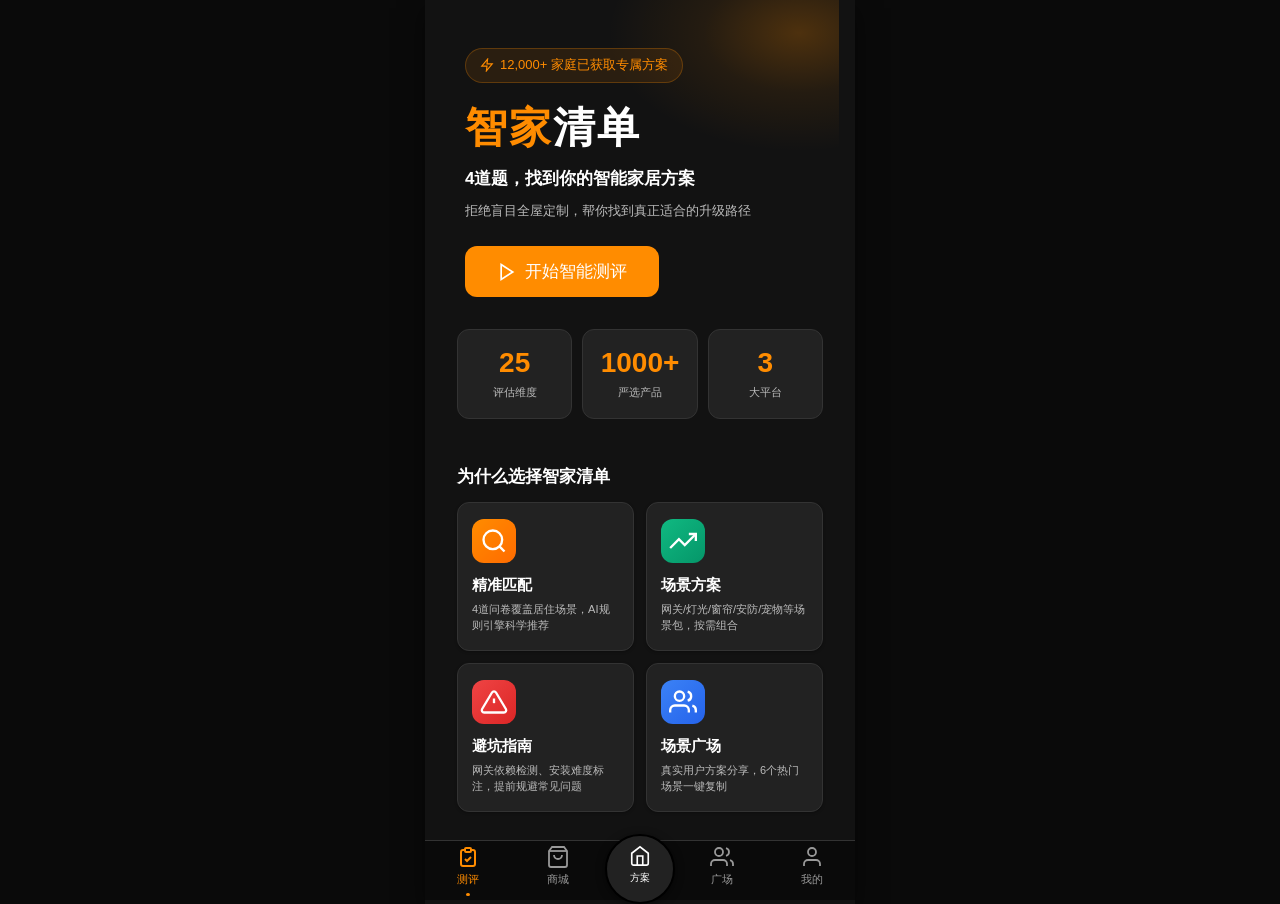
<file: index.html>
<!DOCTYPE html>
<html lang="zh-CN">
<head>
  <meta charset="UTF-8">
  <meta name="viewport" content="width=device-width, initial-scale=1.0, maximum-scale=1.0, user-scalable=no, viewport-fit=cover">
  <meta name="format-detection" content="telephone=no">
  <meta name="apple-mobile-web-app-capable" content="yes">
  <meta name="apple-mobile-web-app-status-bar-style" content="black-translucent">
  <meta name="theme-color" content="#0a0a0a">
  <meta http-equiv="Cache-Control" content="no-cache, no-store, must-revalidate">
  <meta http-equiv="Pragma" content="no-cache">
  <meta http-equiv="Expires" content="0">
  <title>智家清单 - 智能家居推荐工具</title>
  <link rel="stylesheet" href="css/style.css?v=3">
  <link rel="stylesheet" href="css/pages.css?v=3">
</head>
<body>
  <div id="app"></div>

  <!-- Data Layer -->
  <script src="js/data/products.js?v=3"></script>
  <script src="js/data/scenarios.js?v=3"></script>
  <script src="js/data/community.js?v=3"></script>

  <!-- Utils -->
  <script src="js/utils/router.js?v=3"></script>
  <script src="js/utils/store.js?v=3"></script>

  <!-- Engine -->
  <script src="js/engine/recommender.js?v=3"></script>
  <script src="js/engine/gateway.js?v=3"></script>

  <!-- Pages -->
  <script src="js/pages/home.js?v=3"></script>
  <script src="js/pages/quiz.js?v=3"></script>
  <script src="js/pages/recommend.js?v=3"></script>
  <script src="js/pages/shop.js?v=3"></script>
  <script src="js/pages/product-detail.js?v=3"></script>
  <script src="js/pages/compare.js?v=3"></script>
  <script src="js/pages/scene.js?v=3"></script>
  <script src="js/pages/square.js?v=3"></script>
  <script src="js/pages/profile-page.js?v=3"></script>
  <script src="js/pages/favorites.js?v=3"></script>
  <script src="js/pages/cart.js?v=3"></script>
  <script src="js/pages/floorplan.js?v=3"></script>

  <!-- App -->
  <script src="js/app.js?v=3"></script>
</body>
</html>
</file>
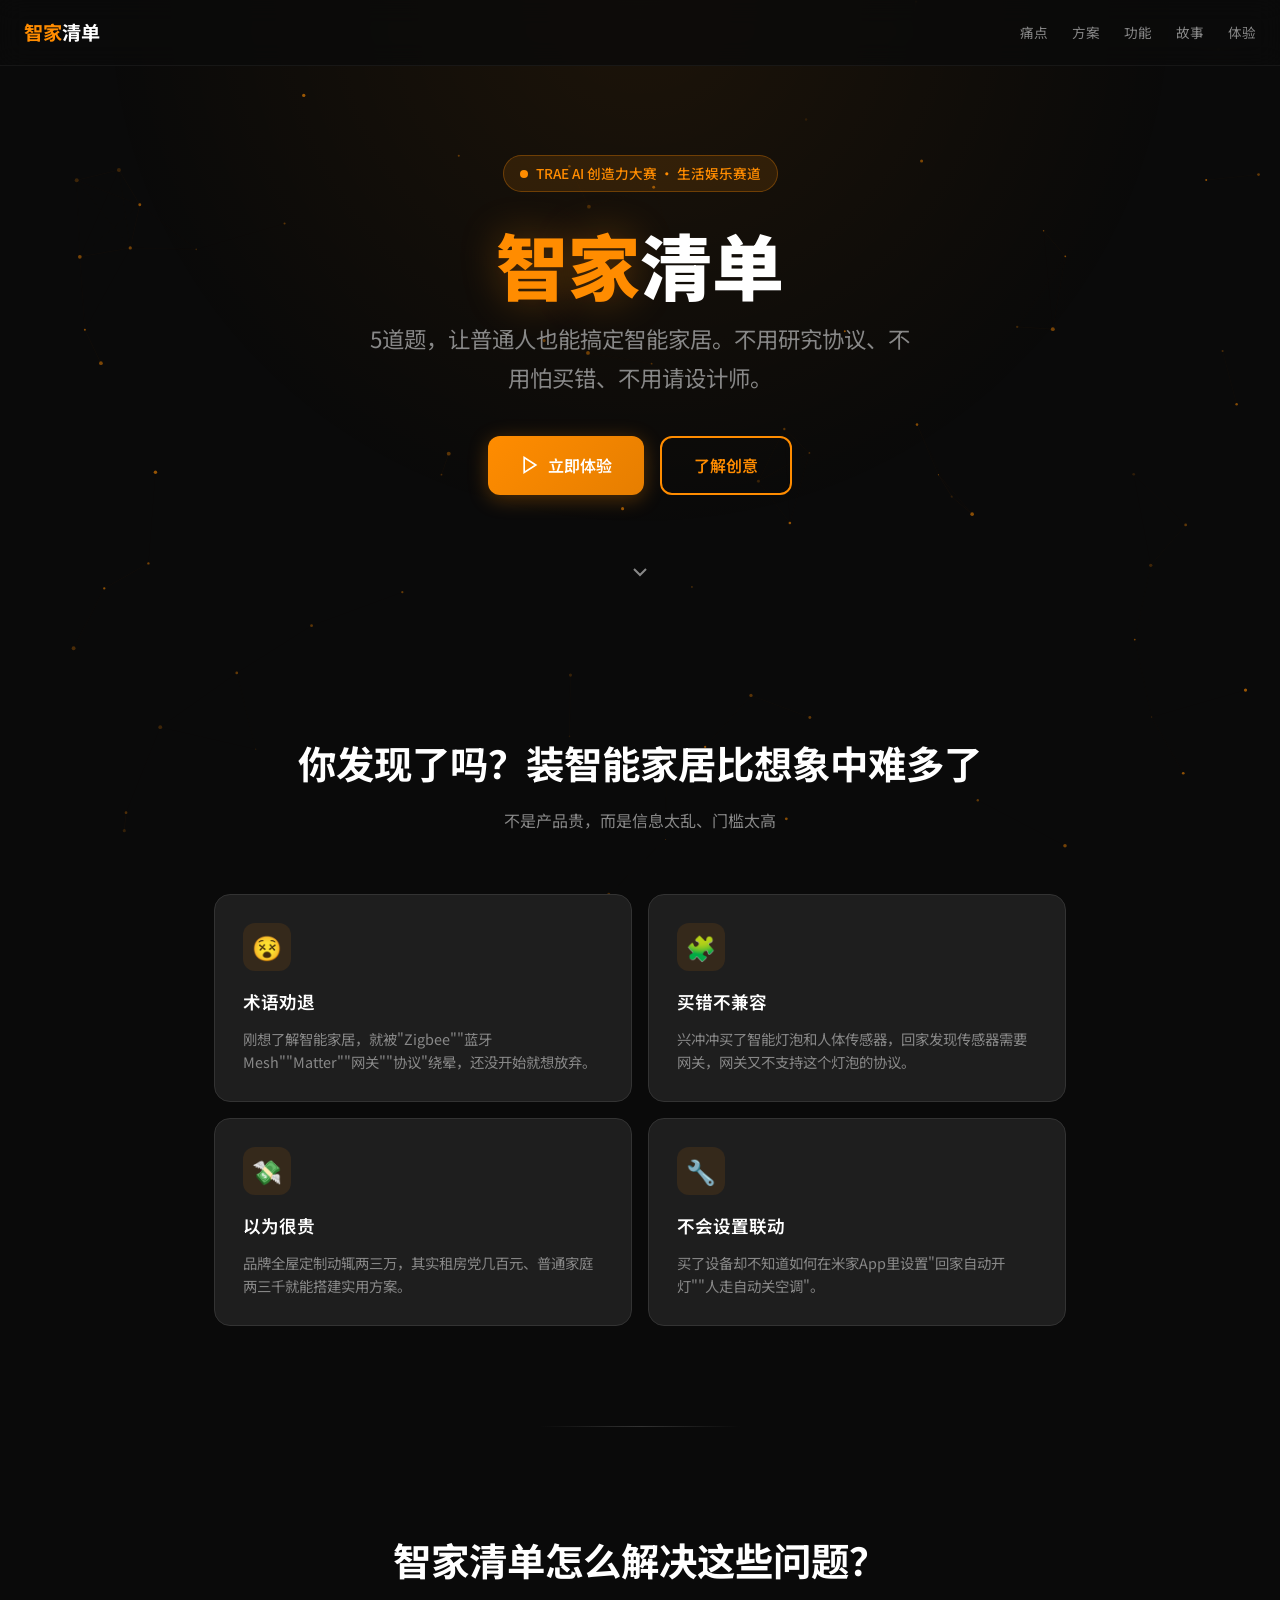
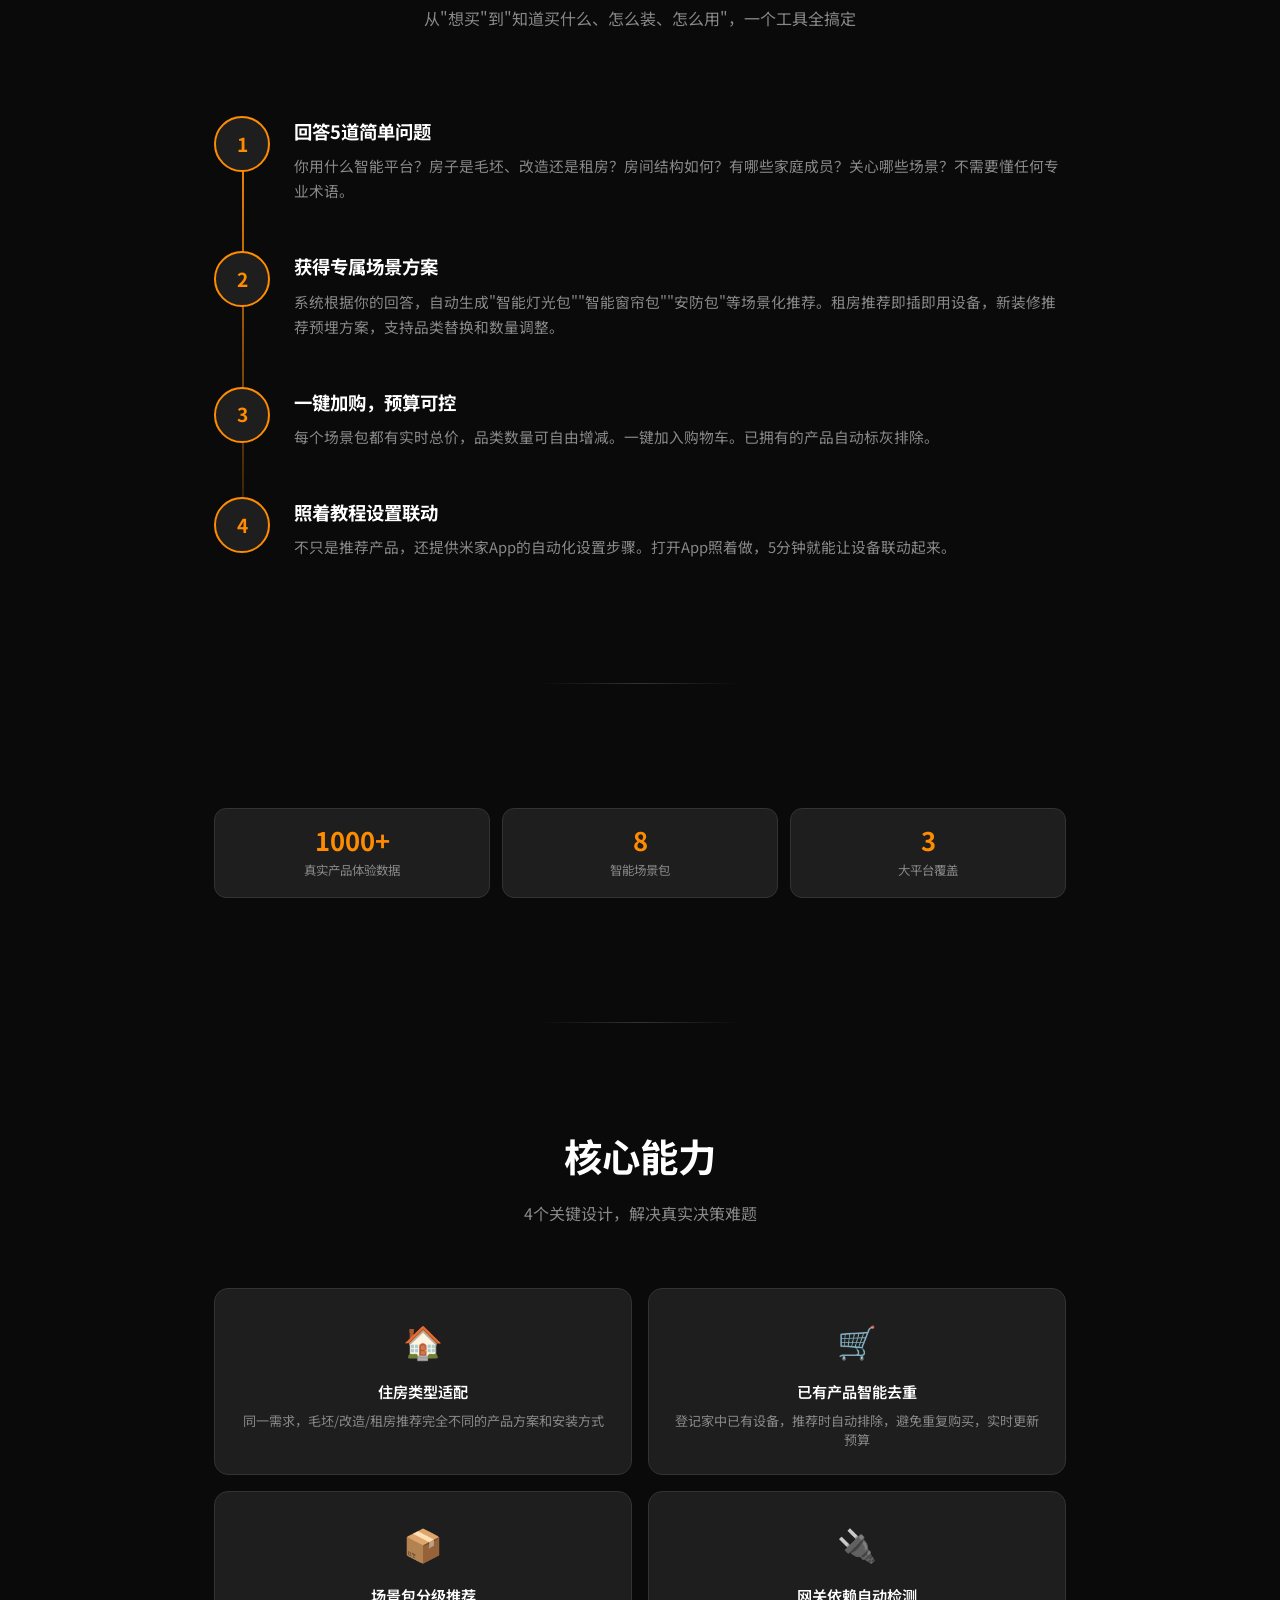
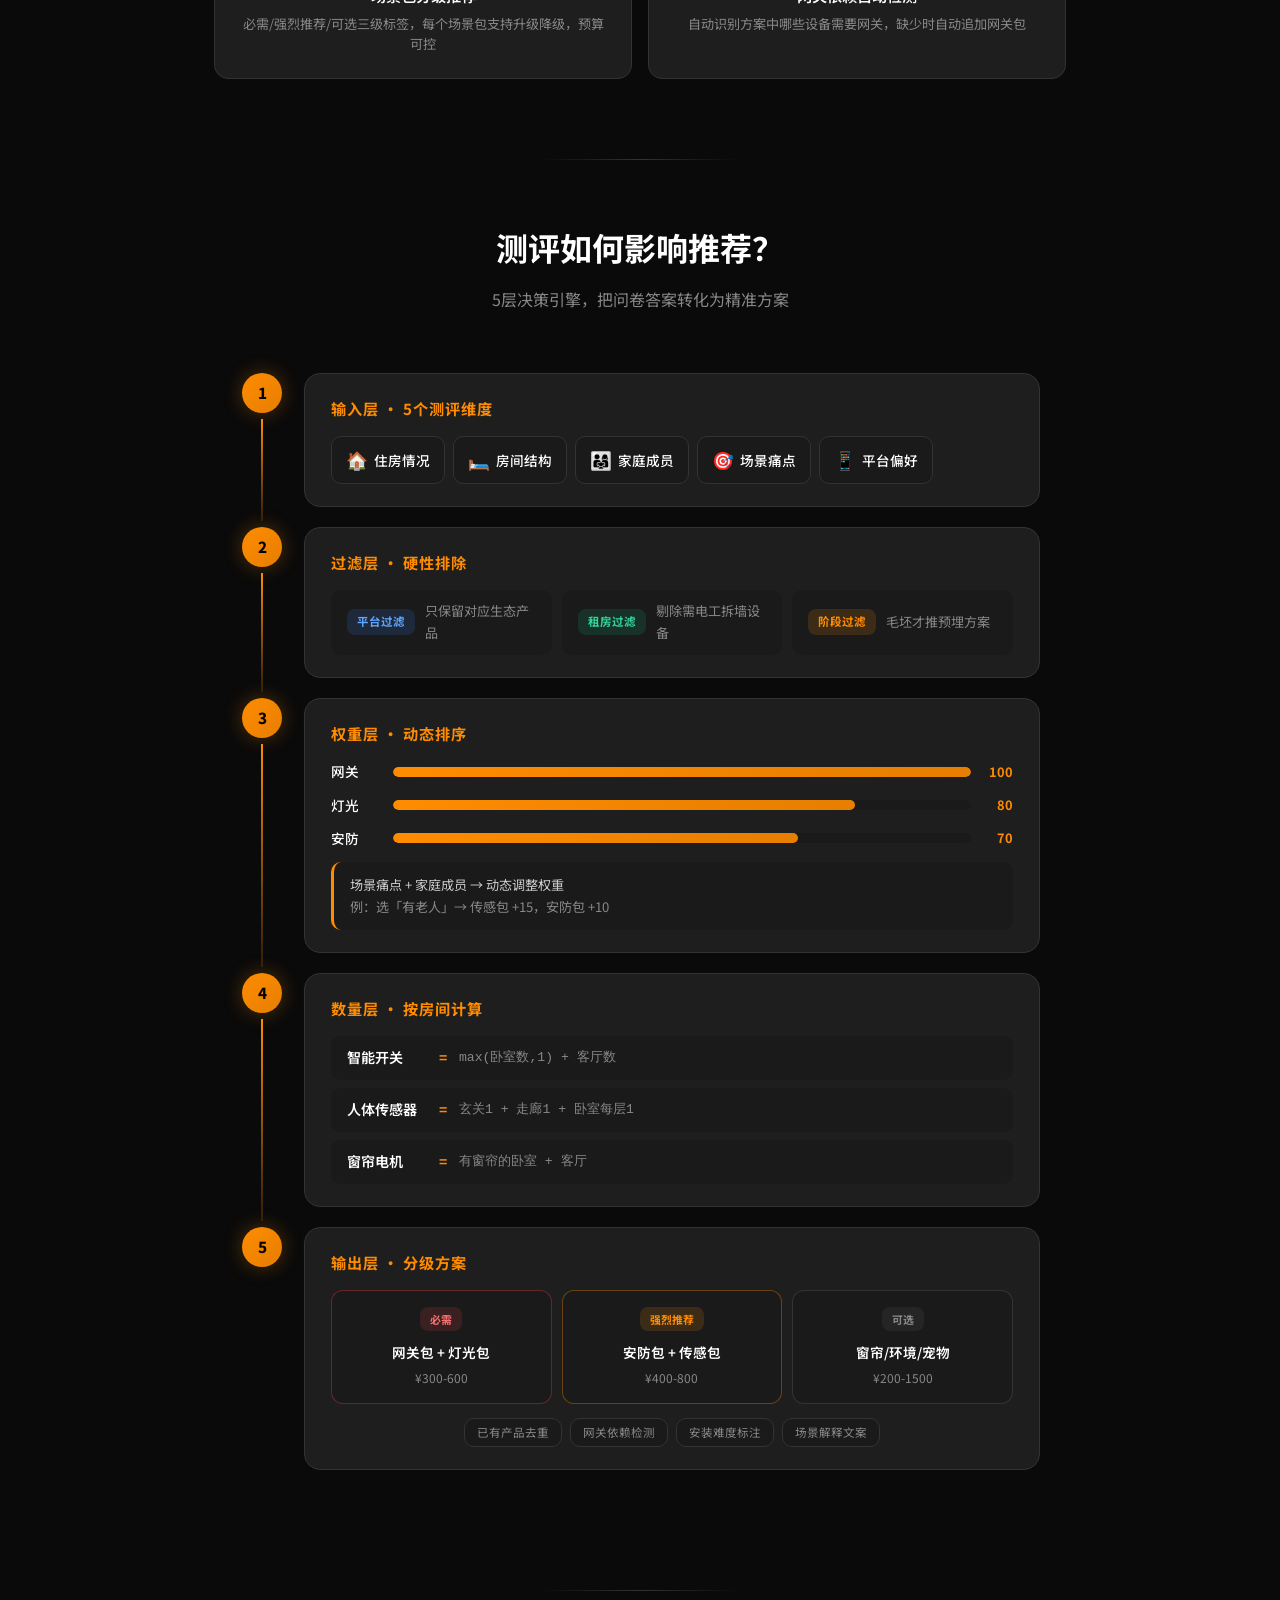
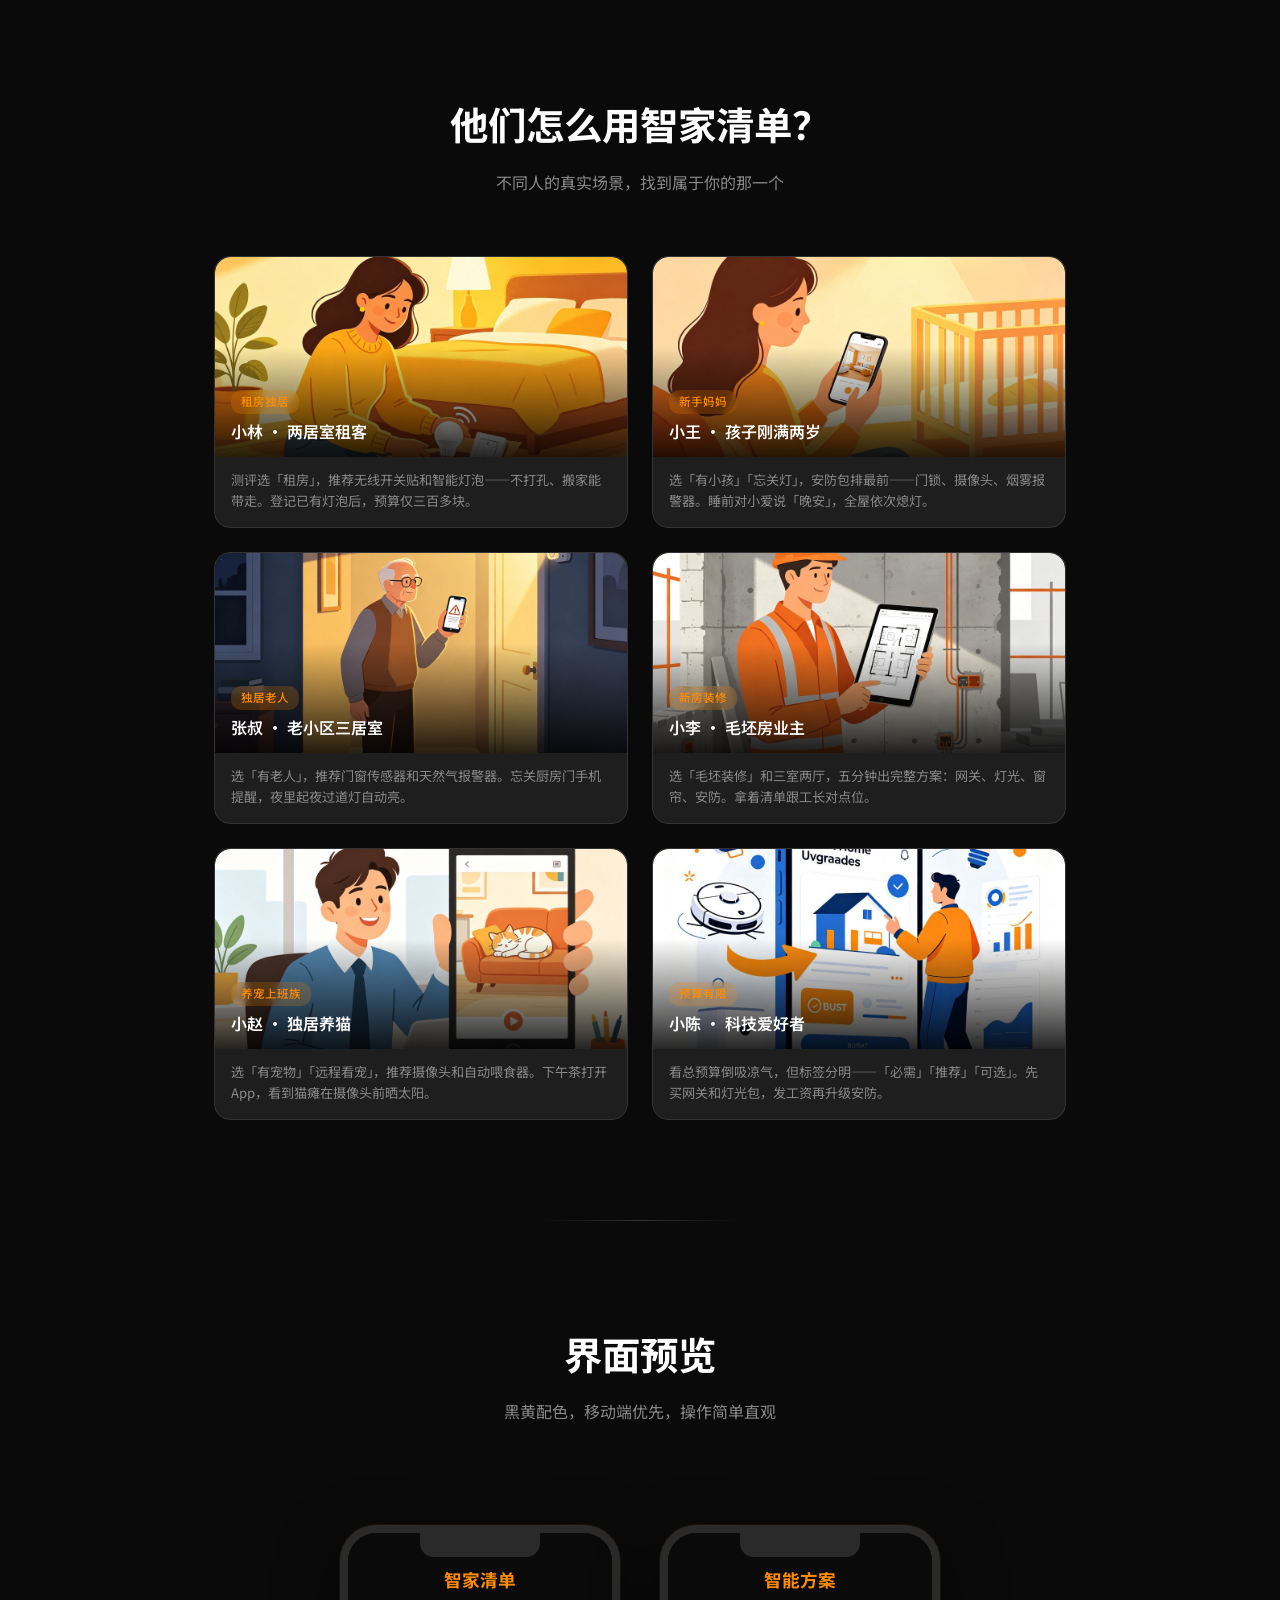
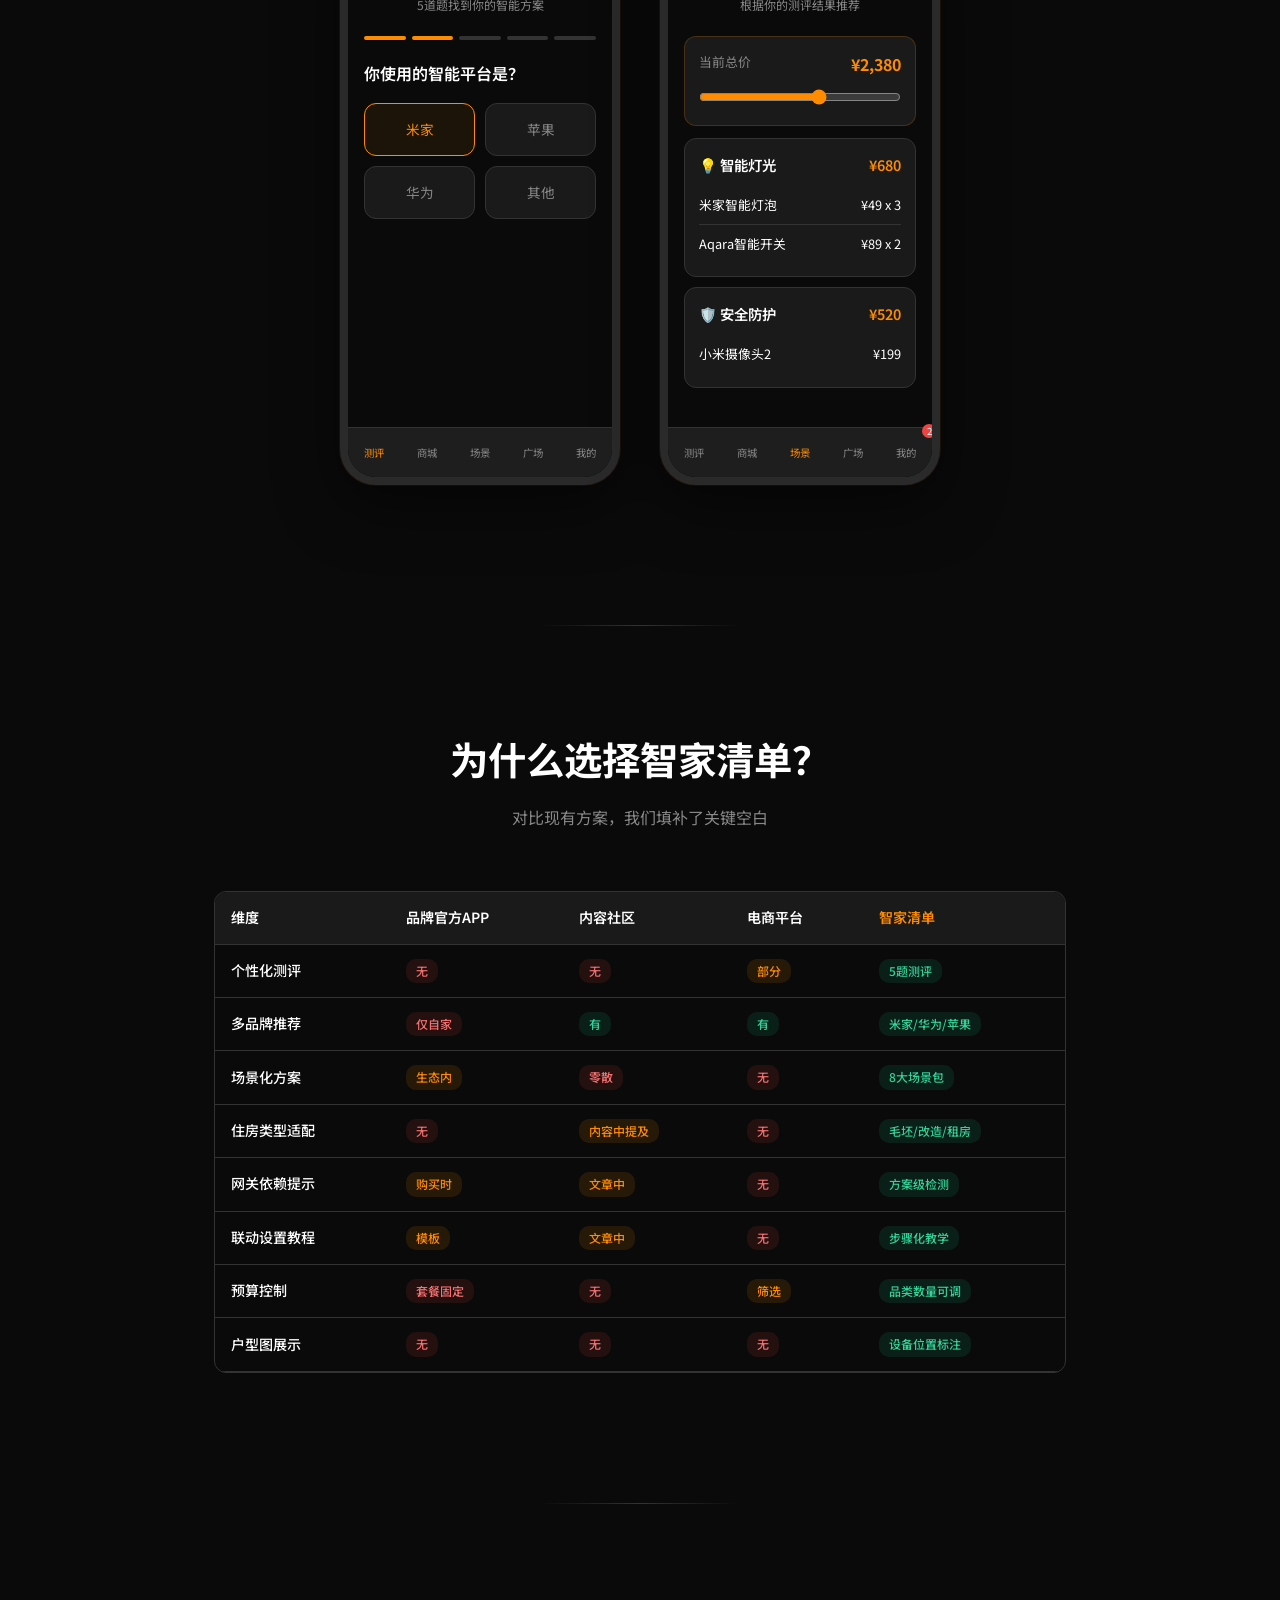
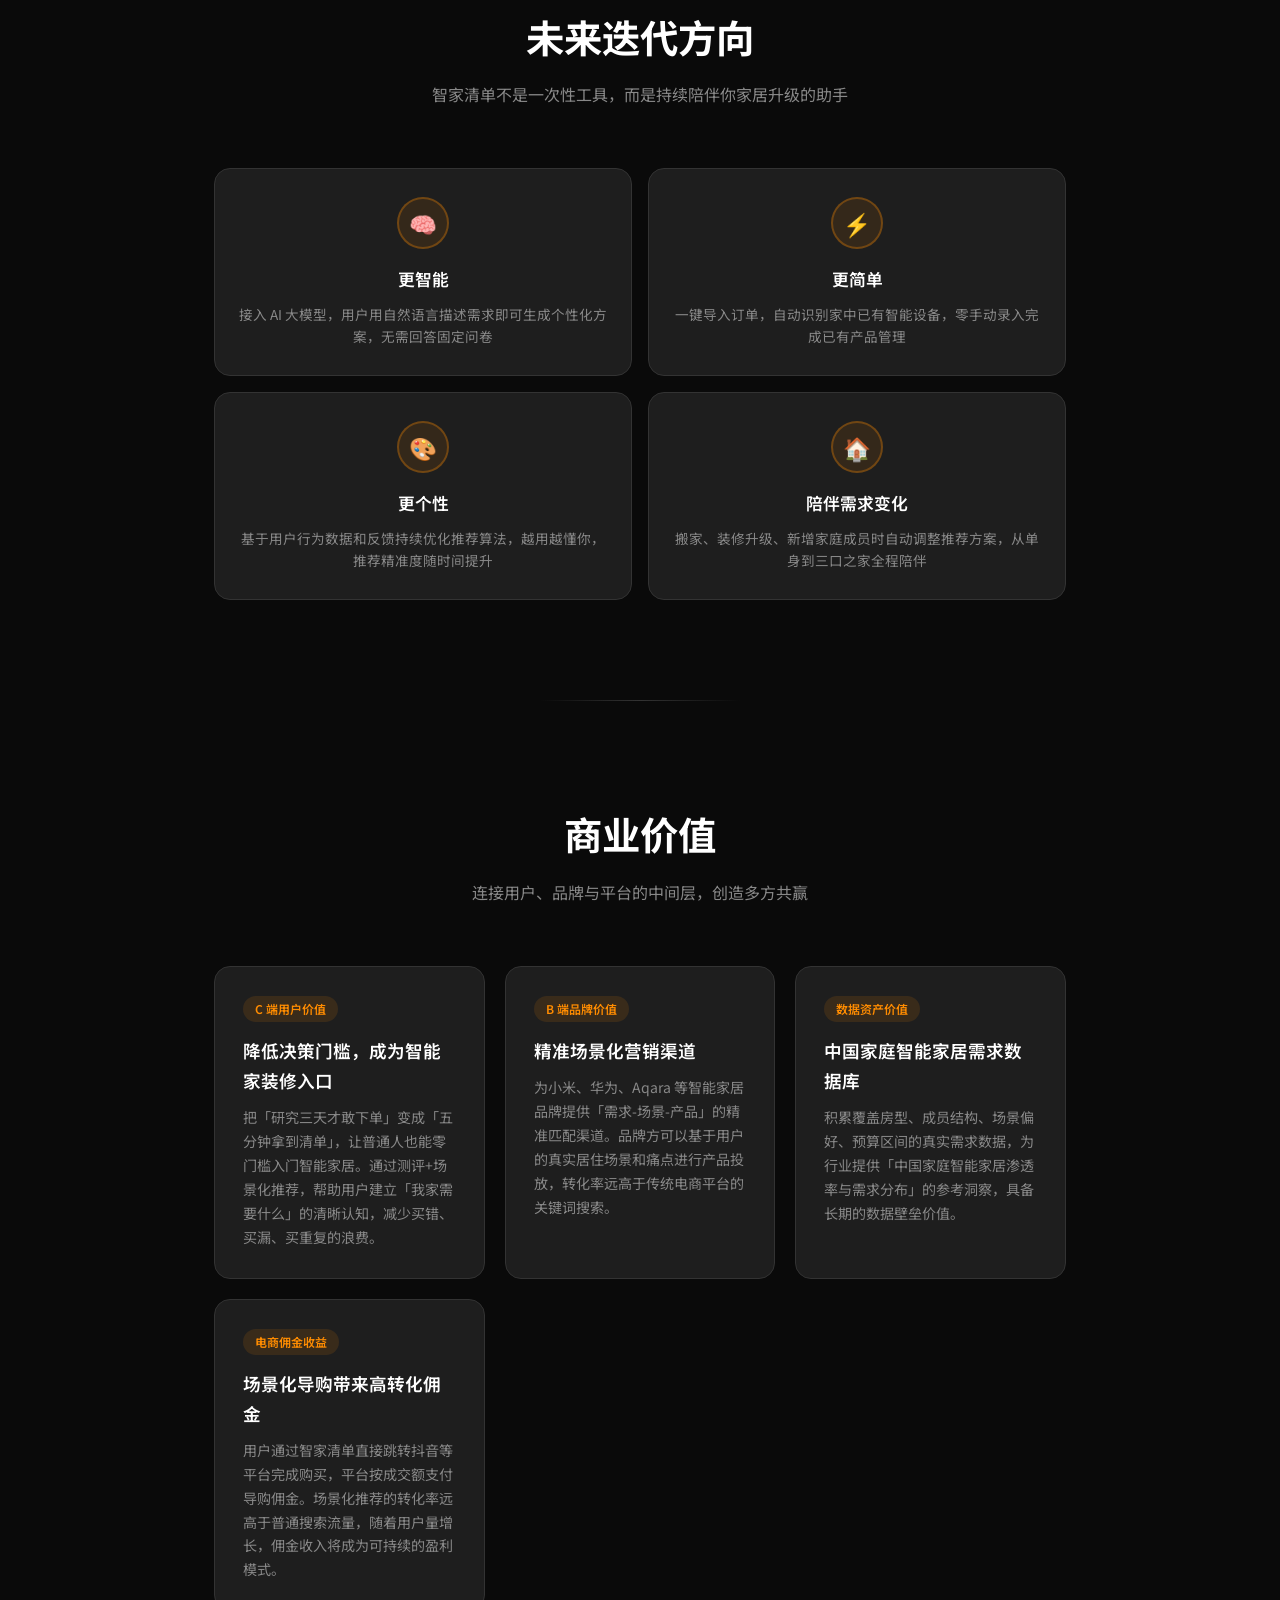
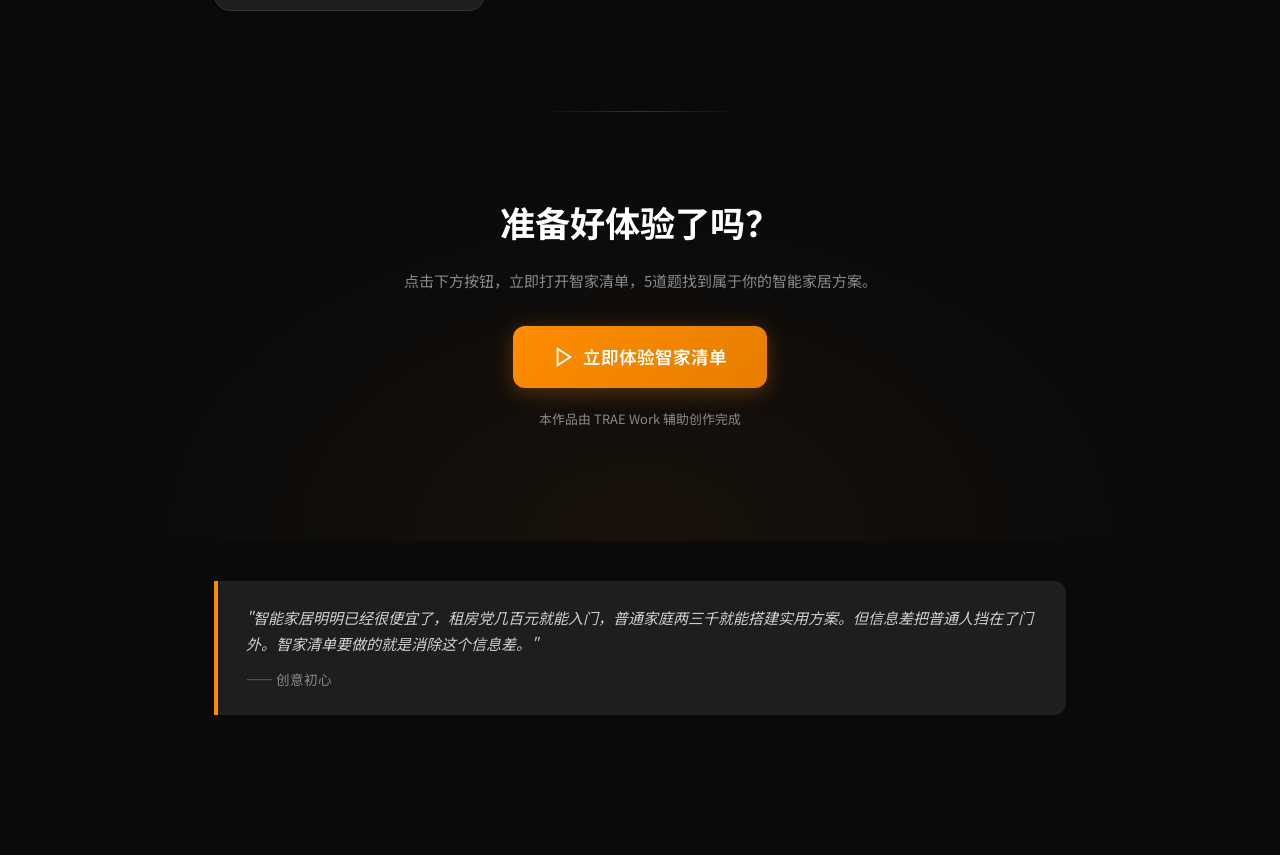
<file: intro.html>
<!-- Generated by Trae Work -->
<!DOCTYPE html>
<html lang="zh-CN">
<head>
<meta charset="UTF-8">
<meta name="viewport" content="width=device-width, initial-scale=1.0, maximum-scale=1.0, user-scalable=no">
<meta name="theme-color" content="#0a0a0a">
<title>智家清单 - TRAE AI 创造力大赛参赛作品</title>
<style>
@import url('https://fonts.googleapis.com/css2?family=Noto+Sans+SC:wght@400;500;700;900&display=swap');

:root {
  --bg: #0a0a0a;
  --bg2: #121212;
  --bg3: #1a1a1a;
  --surface: #1e1e1e;
  --ink: #ffffff;
  --muted: #888888;
  --rule: #333333;
  --accent: #FF8C00;
  --accent-light: #FFA500;
  --highlight: #FFD700;
  --success: #10b981;
  --danger: #ef4444;
}

* { margin: 0; padding: 0; box-sizing: border-box; }

html { scroll-behavior: smooth; }

body {
  font-family: 'Noto Sans SC', -apple-system, BlinkMacSystemFont, 'Segoe UI', 'PingFang SC', sans-serif;
  background: var(--bg);
  color: var(--ink);
  line-height: 1.7;
  font-size: 15px;
  overflow-x: hidden;
}

/* ===== PARTICLE CANVAS ===== */
#particle-canvas {
  position: fixed;
  top: 0; left: 0;
  width: 100%; height: 100%;
  z-index: 0;
  pointer-events: none;
}

/* ===== HERO SECTION ===== */
.hero {
  position: relative;
  min-height: 70vh;
  display: flex;
  flex-direction: column;
  justify-content: center;
  align-items: center;
  text-align: center;
  padding: 80px 24px 60px;
  z-index: 1;
  background: radial-gradient(ellipse at 50% 0%, rgba(255,140,0,0.08) 0%, transparent 60%);
}

.hero-badge {
  display: inline-flex;
  align-items: center;
  gap: 8px;
  padding: 6px 16px;
  border-radius: 20px;
  background: rgba(255,140,0,0.12);
  border: 1px solid rgba(255,140,0,0.3);
  color: var(--accent);
  font-size: 0.85rem;
  font-weight: 500;
  margin-bottom: 32px;
  animation: fadeUp 0.8s ease-out;
}

.hero-badge::before {
  content: '';
  width: 8px; height: 8px;
  border-radius: 50%;
  background: var(--accent);
  animation: pulse 2s infinite;
}

@keyframes pulse {
  0%, 100% { opacity: 1; }
  50% { opacity: 0.4; }
}

.hero-title {
  font-size: clamp(2.5rem, 8vw, 4.5rem);
  font-weight: 900;
  line-height: 1.1;
  margin-bottom: 16px;
  animation: fadeUp 0.8s ease-out 0.1s both;
}

.hero-title .brand-1 {
  color: var(--accent);
  text-shadow: 0 0 40px rgba(255,140,0,0.3);
}

.hero-title .brand-2 {
  color: var(--ink);
}

.hero-subtitle {
  font-size: clamp(1.1rem, 3vw, 1.4rem);
  color: var(--muted);
  max-width: 560px;
  margin-bottom: 40px;
  animation: fadeUp 0.8s ease-out 0.2s both;
}

.hero-cta-group {
  display: flex;
  gap: 16px;
  flex-wrap: wrap;
  justify-content: center;
  animation: fadeUp 0.8s ease-out 0.3s both;
}

.btn {
  display: inline-flex;
  align-items: center;
  justify-content: center;
  gap: 8px;
  padding: 14px 32px;
  border-radius: 12px;
  font-size: 1rem;
  font-weight: 600;
  border: none;
  cursor: pointer;
  transition: all 0.3s ease;
  text-decoration: none;
}

.btn-primary {
  background: linear-gradient(135deg, var(--accent) 0%, #e67e00 100%);
  color: #fff;
  box-shadow: 0 4px 20px rgba(255,140,0,0.3);
}

.btn-primary:hover {
  transform: translateY(-2px);
  box-shadow: 0 8px 30px rgba(255,140,0,0.4);
}

.btn-outline {
  background: transparent;
  color: var(--accent);
  border: 2px solid var(--accent);
}

.btn-outline:hover {
  background: rgba(255,140,0,0.1);
}

.hero-scroll {
  position: absolute;
  bottom: 40px;
  left: 50%;
  transform: translateX(-50%);
  animation: bounce 2s infinite;
  cursor: pointer;
}

.hero-scroll svg {
  stroke: var(--muted);
}

@keyframes bounce {
  0%, 100% { transform: translateX(-50%) translateY(0); }
  50% { transform: translateX(-50%) translateY(8px); }
}

@keyframes fadeUp {
  from { opacity: 0; transform: translateY(30px); }
  to { opacity: 1; transform: translateY(0); }
}

/* ===== SECTIONS ===== */
.section {
  position: relative;
  z-index: 1;
  padding: 100px 24px;
  max-width: 900px;
  margin: 0 auto;
}

.section-title {
  font-size: clamp(1.8rem, 5vw, 2.4rem);
  font-weight: 700;
  text-align: center;
  margin-bottom: 12px;
}

.section-subtitle {
  text-align: center;
  color: var(--muted);
  font-size: 1rem;
  margin-bottom: 60px;
}

/* ===== PROBLEM CARDS ===== */
.problem-grid {
  display: grid;
  grid-template-columns: 1fr 1fr;
  gap: 16px;
}

.problem-card {
  background: var(--surface);
  border: 1px solid var(--rule);
  border-radius: 16px;
  padding: 28px;
  transition: all 0.3s ease;
}

.problem-card:hover {
  border-color: rgba(255,140,0,0.4);
  transform: translateY(-4px);
  box-shadow: 0 12px 40px rgba(0,0,0,0.4);
}

.problem-icon {
  width: 48px; height: 48px;
  border-radius: 12px;
  background: rgba(255,140,0,0.1);
  display: flex;
  align-items: center;
  justify-content: center;
  font-size: 1.5rem;
  margin-bottom: 16px;
}

.problem-card h3 {
  font-size: 1.1rem;
  font-weight: 600;
  margin-bottom: 10px;
}

.problem-card p {
  color: var(--muted);
  font-size: 0.9rem;
  line-height: 1.6;
}

/* ===== SOLUTION FLOW ===== */
.flow-steps {
  display: flex;
  flex-direction: column;
  gap: 0;
  position: relative;
}

.flow-steps::before {
  content: '';
  position: absolute;
  left: 28px;
  top: 40px;
  bottom: 40px;
  width: 2px;
  background: linear-gradient(180deg, var(--accent), rgba(255,140,0,0.1));
}

.flow-step {
  display: flex;
  gap: 24px;
  padding: 24px 0;
  position: relative;
}

.step-num {
  width: 56px; height: 56px;
  border-radius: 50%;
  background: var(--surface);
  border: 2px solid var(--accent);
  display: flex;
  align-items: center;
  justify-content: center;
  font-size: 1.2rem;
  font-weight: 700;
  color: var(--accent);
  flex-shrink: 0;
  z-index: 1;
}

.step-content h3 {
  font-size: 1.15rem;
  margin-bottom: 6px;
}

.step-content p {
  color: var(--muted);
  font-size: 0.92rem;
}

/* ===== STORY CARDS ===== */
.stories-grid {
  display: grid;
  grid-template-columns: 1fr 1fr;
  gap: 24px;
}

.story-card {
  background: var(--surface);
  border: 1px solid var(--rule);
  border-radius: 16px;
  overflow: hidden;
  transition: all 0.3s ease;
  position: relative;
}

.story-card:hover {
  border-color: rgba(255,140,0,0.4);
  transform: translateY(-4px);
  box-shadow: 0 12px 40px rgba(0,0,0,0.4);
}

.story-image-wrap {
  position: relative;
  overflow: hidden;
  border-radius: 16px 16px 0 0;
}

.story-image {
  width: 100%;
  height: 200px;
  object-fit: cover;
  display: block;
}

.story-overlay {
  position: absolute;
  bottom: 0;
  left: 0;
  right: 0;
  padding: 40px 16px 12px;
  background: linear-gradient(transparent, rgba(0,0,0,0.85));
}

.story-tag {
  display: inline-block;
  padding: 2px 10px;
  border-radius: 10px;
  font-size: 0.72rem;
  font-weight: 500;
  background: rgba(255,140,0,0.2);
  color: var(--accent);
  margin-bottom: 4px;
  backdrop-filter: blur(4px);
}

.story-overlay h3 {
  font-size: 1rem;
  font-weight: 600;
  color: #fff;
  margin: 0;
}

.story-content {
  padding: 12px 16px 16px;
}

.story-content p {
  color: var(--muted);
  font-size: 0.82rem;
  line-height: 1.6;
  margin: 0;
}

/* ===== ENGINE PIPELINE ===== */
.engine-pipeline {
  max-width: 800px;
  margin: 0 auto;
  display: flex;
  flex-direction: column;
}

.ep-step {
  display: flex;
  gap: 20px;
  align-items: stretch;
}

.ep-connector {
  display: flex;
  flex-direction: column;
  align-items: center;
  width: 44px;
  flex-shrink: 0;
}

.ep-circle {
  width: 40px;
  height: 40px;
  border-radius: 50%;
  background: linear-gradient(135deg, var(--accent), #e67e00);
  color: #000;
  display: flex;
  align-items: center;
  justify-content: center;
  font-weight: 800;
  font-size: 0.95rem;
  box-shadow: 0 0 20px rgba(255,140,0,0.3);
}

.ep-line {
  width: 2px;
  flex: 1;
  min-height: 30px;
  background: linear-gradient(180deg, var(--accent), rgba(255,140,0,0.15));
  margin: 6px 0;
}

.ep-body {
  flex: 1;
  background: var(--surface);
  border: 1px solid var(--rule);
  border-radius: 16px;
  padding: 22px 26px;
  margin-bottom: 20px;
  transition: all 0.3s ease;
}

.ep-body:hover {
  border-color: rgba(255,140,0,0.3);
  box-shadow: 0 8px 32px rgba(0,0,0,0.3);
}

.ep-title {
  font-size: 0.95rem;
  font-weight: 700;
  color: var(--accent);
  margin-bottom: 14px;
  letter-spacing: 1px;
}

/* Step 1 - Inputs */
.ep-inputs {
  display: flex;
  flex-wrap: wrap;
  gap: 8px;
}

.ep-chip {
  display: flex;
  align-items: center;
  gap: 6px;
  background: var(--bg3);
  border: 1px solid var(--rule);
  border-radius: 10px;
  padding: 8px 14px;
  font-size: 0.85rem;
}

.epc-icon { font-size: 1.1rem; }
.epc-text { font-weight: 500; }

/* Step 2 - Filters */
.ep-filters {
  display: flex;
  flex-wrap: wrap;
  gap: 10px;
}

.ep-filter {
  display: flex;
  align-items: center;
  gap: 10px;
  background: var(--bg3);
  border-radius: 10px;
  padding: 10px 16px;
  flex: 1;
  min-width: 200px;
}

.epf-badge {
  font-size: 0.72rem;
  font-weight: 700;
  padding: 3px 10px;
  border-radius: 8px;
  white-space: nowrap;
}
.epf-badge.blue { background: rgba(59,130,246,0.15); color: #60a5fa; }
.epf-badge.green { background: rgba(16,185,129,0.15); color: #34d399; }
.epf-badge.orange { background: rgba(255,140,0,0.15); color: var(--accent); }
.epf-desc { font-size: 0.82rem; color: var(--muted); }

/* Step 3 - Weights */
.ep-weights { margin-bottom: 12px; }

.epw-row {
  display: flex;
  align-items: center;
  gap: 12px;
  margin-bottom: 10px;
}

.epw-label { font-size: 0.85rem; width: 50px; font-weight: 500; }
.epw-bar {
  flex: 1;
  height: 10px;
  background: var(--bg3);
  border-radius: 5px;
  overflow: hidden;
}
.epw-fill {
  height: 100%;
  background: linear-gradient(90deg, var(--accent), #e67e00);
  border-radius: 5px;
}
.epw-score { font-size: 0.8rem; color: var(--accent); font-weight: 700; width: 30px; text-align: right; }

.epw-note {
  font-size: 0.82rem;
  color: #ccc;
  padding: 12px 16px;
  background: var(--bg3);
  border-radius: 10px;
  border-left: 3px solid var(--accent);
}

/* Step 4 - Formulas */
.ep-formulas { display: flex; flex-direction: column; gap: 8px; }

.epf-row {
  display: flex;
  align-items: center;
  gap: 12px;
  padding: 10px 16px;
  background: var(--bg3);
  border-radius: 10px;
  font-size: 0.88rem;
}
.epf-cat { font-weight: 600; width: 80px; flex-shrink: 0; }
.epf-eq { color: var(--accent); font-weight: 700; }
.epf-val { color: var(--muted); font-family: 'SF Mono', monospace; font-size: 0.82rem; }

/* Step 5 - Outputs */
.ep-outputs {
  display: grid;
  grid-template-columns: repeat(3, 1fr);
  gap: 10px;
  margin-bottom: 14px;
}

.epo-card {
  background: var(--bg3);
  border-radius: 12px;
  padding: 14px 10px;
  text-align: center;
  border: 1px solid var(--rule);
  transition: all 0.3s ease;
  min-width: 0;
}
.epo-card:hover { transform: translateY(-2px); }
.epo-card.req { border-color: rgba(239,68,68,0.35); }
.epo-card.rec { border-color: rgba(255,140,0,0.35); }
.epo-card.opt { border-color: rgba(100,100,100,0.35); }

.epo-badge {
  display: inline-block;
  font-size: 0.68rem;
  font-weight: 700;
  padding: 3px 10px;
  border-radius: 8px;
  margin-bottom: 10px;
}
.epo-card.req .epo-badge { background: rgba(239,68,68,0.15); color: #f87171; }
.epo-card.rec .epo-badge { background: rgba(255,140,0,0.15); color: var(--accent); }
.epo-card.opt .epo-badge { background: rgba(100,100,100,0.15); color: #888; }

.epo-name { font-size: 0.85rem; font-weight: 600; margin-bottom: 4px; }
.epo-price { font-size: 0.75rem; color: var(--muted); }

.epo-extras {
  display: flex;
  flex-wrap: wrap;
  gap: 8px;
  justify-content: center;
}
.epo-tag {
  font-size: 0.72rem;
  color: var(--muted);
  background: var(--bg3);
  padding: 4px 12px;
  border-radius: 10px;
  border: 1px solid var(--rule);
}

@media (max-width: 640px) {
  .ep-step { gap: 14px; }
  .ep-connector { width: 36px; }
  .ep-circle { width: 32px; height: 32px; font-size: 0.85rem; }
  .ep-body { padding: 16px 18px; }
  .ep-inputs { justify-content: center; }
  .ep-filters { flex-direction: column; }
}

/* ===== FEATURE CARDS ===== */
.feature-grid {
  display: grid;
  grid-template-columns: 1fr 1fr;
  gap: 16px;
}

.feature-card {
  background: var(--surface);
  border: 1px solid var(--rule);
  border-radius: 14px;
  padding: 24px;
  text-align: center;
  transition: all 0.3s ease;
}

.feature-card:hover {
  border-color: rgba(255,140,0,0.3);
}

.feature-icon {
  font-size: 2rem;
  margin-bottom: 12px;
}

.feature-card h4 {
  font-size: 0.95rem;
  font-weight: 600;
  margin-bottom: 6px;
}

.feature-card p {
  color: var(--muted);
  font-size: 0.82rem;
  line-height: 1.5;
}

/* ===== MOCKUP PHONE ===== */
.mockup-section {
  display: flex;
  justify-content: center;
  gap: 40px;
  flex-wrap: wrap;
  padding: 40px 0;
}

.phone-frame {
  width: 280px;
  height: 560px;
  background: var(--surface);
  border-radius: 36px;
  border: 8px solid #2a2a2a;
  overflow: hidden;
  position: relative;
  box-shadow: 0 20px 60px rgba(0,0,0,0.5), 0 0 0 1px rgba(255,140,0,0.1);
}

.phone-notch {
  position: absolute;
  top: 0; left: 50%;
  transform: translateX(-50%);
  width: 120px; height: 24px;
  background: #2a2a2a;
  border-radius: 0 0 14px 14px;
  z-index: 10;
}

.phone-screen {
  width: 100%; height: 100%;
  padding: 32px 16px 16px;
  overflow-y: auto;
  background: var(--bg);
}

.phone-screen::-webkit-scrollbar { display: none; }

/* Mock quiz UI */
.mock-progress {
  display: flex;
  gap: 6px;
  margin-bottom: 20px;
}

.mock-progress-bar {
  flex: 1;
  height: 4px;
  background: var(--rule);
  border-radius: 2px;
}

.mock-progress-bar.active { background: var(--accent); }

.mock-question {
  font-size: 1rem;
  font-weight: 600;
  margin-bottom: 16px;
}

.mock-options {
  display: grid;
  grid-template-columns: 1fr 1fr;
  gap: 10px;
}

.mock-option {
  padding: 14px 10px;
  background: var(--bg3);
  border: 1px solid var(--rule);
  border-radius: 12px;
  text-align: center;
  font-size: 0.85rem;
  color: var(--muted);
}

.mock-option.selected {
  border-color: var(--accent);
  background: rgba(255,140,0,0.08);
  color: var(--accent);
}

.mock-header {
  text-align: center;
  margin-bottom: 20px;
}

.mock-header h2 {
  font-size: 1.1rem;
  color: var(--accent);
}

.mock-header p {
  font-size: 0.75rem;
  color: var(--muted);
}

.mock-scene-card {
  background: var(--bg3);
  border: 1px solid var(--rule);
  border-radius: 12px;
  padding: 14px;
  margin-bottom: 10px;
}

.mock-scene-card-header {
  display: flex;
  justify-content: space-between;
  align-items: center;
  margin-bottom: 8px;
}

.mock-scene-card-header span:first-child {
  font-weight: 600;
  font-size: 0.9rem;
}

.mock-scene-card-header span:last-child {
  color: var(--accent);
  font-weight: 600;
  font-size: 0.9rem;
}

.mock-product-row {
  display: flex;
  justify-content: space-between;
  align-items: center;
  padding: 8px 0;
  border-bottom: 1px solid var(--rule);
  font-size: 0.8rem;
}

.mock-product-row:last-child { border-bottom: none; }

.mock-tab-bar {
  position: absolute;
  bottom: 0; left: 0; right: 0;
  height: 50px;
  background: var(--surface);
  border-top: 1px solid var(--rule);
  display: flex;
  justify-content: space-around;
  align-items: center;
  font-size: 0.65rem;
  color: var(--muted);
  z-index: 10;
}

.mock-tab-item {
  display: flex;
  flex-direction: column;
  align-items: center;
  gap: 2px;
}

.mock-tab-item.active { color: var(--accent); }

.mock-badge {
  position: absolute;
  top: -4px; right: -4px;
  width: 14px; height: 14px;
  background: var(--danger);
  border-radius: 50%;
  font-size: 0.6rem;
  display: flex;
  align-items: center;
  justify-content: center;
  color: #fff;
}

/* ===== STATS ===== */
.stats-row {
  display: grid;
  grid-template-columns: repeat(3, 1fr);
  gap: 12px;
  margin: 24px 0;
}

.stat-box {
  text-align: center;
  padding: 16px 12px;
  background: var(--surface);
  border: 1px solid var(--rule);
  border-radius: 12px;
}

.stat-box .num {
  font-size: 1.6rem;
  font-weight: 700;
  color: var(--accent);
  line-height: 1.2;
}

.stat-box .label {
  font-size: 0.78rem;
  color: var(--muted);
  margin-top: 4px;
}

/* ===== QUOTE ===== */
.quote-block {
  background: var(--surface);
  border-left: 4px solid var(--accent);
  padding: 24px 28px;
  border-radius: 0 12px 12px 0;
  margin: 40px 0;
  font-style: italic;
  color: #ccc;
}

.quote-block cite {
  display: block;
  margin-top: 12px;
  font-style: normal;
  color: var(--muted);
  font-size: 0.85rem;
}

/* ===== COMPARISON TABLE ===== */
.table-wrap {
  overflow-x: auto;
  margin: 30px 0;
  border-radius: 12px;
  border: 1px solid var(--rule);
}

table {
  width: 100%;
  border-collapse: collapse;
  font-size: 0.88rem;
  min-width: 500px;
}

thead th {
  background: var(--bg3);
  padding: 14px 16px;
  text-align: left;
  font-weight: 600;
  border-bottom: 1px solid var(--rule);
  white-space: nowrap;
}

tbody td {
  padding: 14px 16px;
  border-bottom: 1px solid var(--rule);
  color: #ccc;
}

tbody tr:hover { background: rgba(255,140,0,0.03); }

tbody td:first-child { font-weight: 500; color: var(--ink); }

.tag-cell {
  display: inline-block;
  padding: 2px 10px;
  border-radius: 10px;
  font-size: 0.75rem;
  font-weight: 500;
}

.tag-no { background: rgba(239,68,68,0.12); color: #f87171; }
.tag-yes { background: rgba(16,185,129,0.12); color: #34d399; }
.tag-partial { background: rgba(255,140,0,0.12); color: var(--accent); }

/* ===== ROADMAP ===== */
.roadmap-grid {
  display: grid;
  grid-template-columns: 1fr 1fr;
  gap: 16px;
  margin-top: 40px;
}

.roadmap-card {
  background: var(--surface);
  border: 1px solid var(--rule);
  border-radius: 16px;
  padding: 28px 24px;
  text-align: center;
  transition: all 0.3s ease;
}

.roadmap-card:hover {
  border-color: rgba(255,140,0,0.4);
  transform: translateY(-4px);
}

.roadmap-icon {
  width: 52px; height: 52px;
  border-radius: 50%;
  background: rgba(255,140,0,0.1);
  border: 2px solid rgba(255,140,0,0.3);
  display: flex;
  align-items: center;
  justify-content: center;
  font-size: 1.4rem;
  margin: 0 auto 16px;
}

.roadmap-card h4 {
  font-size: 1.05rem;
  font-weight: 600;
  margin-bottom: 10px;
}

.roadmap-card p {
  color: var(--muted);
  font-size: 0.85rem;
  line-height: 1.6;
}

/* ===== BUSINESS VALUE ===== */
.value-grid {
  display: grid;
  grid-template-columns: repeat(auto-fit, minmax(260px, 1fr));
  gap: 20px;
  margin-top: 40px;
}

.value-card {
  background: var(--surface);
  border: 1px solid var(--rule);
  border-radius: 16px;
  padding: 28px;
  transition: all 0.3s ease;
}

.value-card:hover {
  border-color: rgba(255,140,0,0.4);
  transform: translateY(-4px);
}

.value-card .value-tag {
  display: inline-block;
  padding: 3px 12px;
  border-radius: 20px;
  font-size: 0.75rem;
  font-weight: 600;
  background: rgba(255,140,0,0.12);
  color: var(--accent);
  margin-bottom: 14px;
}

.value-card h4 {
  font-size: 1.1rem;
  font-weight: 600;
  margin-bottom: 10px;
}

.value-card p {
  color: var(--muted);
  font-size: 0.88rem;
  line-height: 1.7;
}

/* ===== FOOTER CTA ===== */
.footer-cta {
  text-align: center;
  padding: 80px 24px;
  background: radial-gradient(ellipse at 50% 100%, rgba(255,140,0,0.06) 0%, transparent 60%);
}

.footer-cta h2 {
  font-size: clamp(1.6rem, 4vw, 2.2rem);
  font-weight: 700;
  margin-bottom: 16px;
}

.footer-cta p {
  color: var(--muted);
  max-width: 480px;
  margin: 0 auto 32px;
}

/* ===== NAV ===== */
.nav {
  position: fixed;
  top: 0; left: 0; right: 0;
  z-index: 100;
  padding: 16px 24px;
  display: flex;
  justify-content: space-between;
  align-items: center;
  background: rgba(10,10,10,0.8);
  backdrop-filter: blur(12px);
  -webkit-backdrop-filter: blur(12px);
  border-bottom: 1px solid rgba(255,255,255,0.05);
}

.nav-brand {
  font-size: 1.2rem;
  font-weight: 700;
}

.nav-brand span:first-child { color: var(--accent); }

.nav-links {
  display: flex;
  gap: 24px;
  font-size: 0.85rem;
}

.nav-links a {
  color: var(--muted);
  text-decoration: none;
  transition: color 0.2s;
}

.nav-links a:hover { color: var(--accent); }

/* ===== SECTION DIVIDER ===== */
.divider {
  height: 1px;
  background: linear-gradient(90deg, transparent, var(--rule), transparent);
  margin: 0 auto;
  max-width: 200px;
}

/* ===== RESPONSIVE ===== */
@media (max-width: 640px) {
  .section { padding: 60px 20px; }
  .mockup-section { gap: 20px; }
  .phone-frame { width: 260px; height: 520px; }
  .nav-links { display: none; }
  .flow-steps::before { left: 24px; }
  .step-num { width: 48px; height: 48px; font-size: 1rem; }
}
</style>
</head>
<body>

<canvas id="particle-canvas"></canvas>

<!-- NAV -->
<nav class="nav">
  <div class="nav-brand"><span>智家</span><span>清单</span></div>
  <div class="nav-links">
    <a href="#problem">痛点</a>
    <a href="#solution">方案</a>
    <a href="#features">功能</a>
    <a href="#stories">故事</a>
    <a href="#demo">体验</a>
  </div>
</nav>

<!-- HERO -->
<section class="hero">
  <div class="hero-badge">TRAE AI 创造力大赛 · 生活娱乐赛道</div>
  <h1 class="hero-title">
    <span class="brand-1">智家</span><span class="brand-2">清单</span>
  </h1>
  <p class="hero-subtitle">5道题，让普通人也能搞定智能家居。不用研究协议、不用怕买错、不用请设计师。</p>
  <div class="hero-cta-group">
    <a href="index.html" class="btn btn-primary">
      <svg width="20" height="20" viewBox="0 0 24 24" fill="none" stroke="currentColor" stroke-width="2"><polygon points="5 3 19 12 5 21 5 3"/></svg>
      立即体验
    </a>
    <a href="#solution" class="btn btn-outline">了解创意</a>
  </div>
  <div class="hero-scroll" onclick="document.getElementById('problem').scrollIntoView({behavior:'smooth'})">
    <svg width="24" height="24" viewBox="0 0 24 24" fill="none" stroke-width="2"><polyline points="6 9 12 15 18 9"/></svg>
  </div>
</section>

<!-- PROBLEM -->
<section class="section" id="problem">
  <h2 class="section-title">你发现了吗？装智能家居比想象中难多了</h2>
  <p class="section-subtitle">不是产品贵，而是信息太乱、门槛太高</p>
  <div class="problem-grid">
    <div class="problem-card">
      <div class="problem-icon">😵</div>
      <h3>术语劝退</h3>
      <p>刚想了解智能家居，就被"Zigbee""蓝牙Mesh""Matter""网关""协议"绕晕，还没开始就想放弃。</p>
    </div>
    <div class="problem-card">
      <div class="problem-icon">🧩</div>
      <h3>买错不兼容</h3>
      <p>兴冲冲买了智能灯泡和人体传感器，回家发现传感器需要网关，网关又不支持这个灯泡的协议。</p>
    </div>
    <div class="problem-card">
      <div class="problem-icon">💸</div>
      <h3>以为很贵</h3>
      <p>品牌全屋定制动辄两三万，其实租房党几百元、普通家庭两三千就能搭建实用方案。</p>
    </div>
    <div class="problem-card">
      <div class="problem-icon">🔧</div>
      <h3>不会设置联动</h3>
      <p>买了设备却不知道如何在米家App里设置"回家自动开灯""人走自动关空调"。</p>
    </div>
  </div>
</section>

<div class="divider"></div>

<!-- SOLUTION -->
<section class="section" id="solution">
  <h2 class="section-title">智家清单怎么解决这些问题？</h2>
  <p class="section-subtitle">从"想买"到"知道买什么、怎么装、怎么用"，一个工具全搞定</p>
  <div class="flow-steps">
    <div class="flow-step">
      <div class="step-num">1</div>
      <div class="step-content">
        <h3>回答5道简单问题</h3>
        <p>你用什么智能平台？房子是毛坯、改造还是租房？房间结构如何？有哪些家庭成员？关心哪些场景？不需要懂任何专业术语。</p>
      </div>
    </div>
    <div class="flow-step">
      <div class="step-num">2</div>
      <div class="step-content">
        <h3>获得专属场景方案</h3>
        <p>系统根据你的回答，自动生成"智能灯光包""智能窗帘包""安防包"等场景化推荐。租房推荐即插即用设备，新装修推荐预埋方案，支持品类替换和数量调整。</p>
      </div>
    </div>
    <div class="flow-step">
      <div class="step-num">3</div>
      <div class="step-content">
        <h3>一键加购，预算可控</h3>
        <p>每个场景包都有实时总价，品类数量可自由增减。一键加入购物车。已拥有的产品自动标灰排除。</p>
      </div>
    </div>
    <div class="flow-step">
      <div class="step-num">4</div>
      <div class="step-content">
        <h3>照着教程设置联动</h3>
        <p>不只是推荐产品，还提供米家App的自动化设置步骤。打开App照着做，5分钟就能让设备联动起来。</p>
      </div>
    </div>
  </div>
</section>

<div class="divider"></div>

<!-- STATS -->
<section class="section">
  <div class="stats-row">
    <div class="stat-box">
      <div class="num">1000+</div>
      <div class="label">真实产品体验数据</div>
    </div>
    <div class="stat-box">
      <div class="num">8</div>
      <div class="label">智能场景包</div>
    </div>
    <div class="stat-box">
      <div class="num">3</div>
      <div class="label">大平台覆盖</div>
    </div>
  </div>
</section>

<div class="divider"></div>

<!-- FEATURES -->
<section class="section" id="features">
  <h2 class="section-title">核心能力</h2>
  <p class="section-subtitle">4个关键设计，解决真实决策难题</p>
  <div class="feature-grid">
    <div class="feature-card">
      <div class="feature-icon">🏠</div>
      <h4>住房类型适配</h4>
      <p>同一需求，毛坯/改造/租房推荐完全不同的产品方案和安装方式</p>
    </div>
    <div class="feature-card">
      <div class="feature-icon">🛒</div>
      <h4>已有产品智能去重</h4>
      <p>登记家中已有设备，推荐时自动排除，避免重复购买，实时更新预算</p>
    </div>
    <div class="feature-card">
      <div class="feature-icon">📦</div>
      <h4>场景包分级推荐</h4>
      <p>必需/强烈推荐/可选三级标签，每个场景包支持升级降级，预算可控</p>
    </div>
    <div class="feature-card">
      <div class="feature-icon">🔌</div>
      <h4>网关依赖自动检测</h4>
      <p>自动识别方案中哪些设备需要网关，缺少时自动追加网关包</p>
    </div>
  </div>

  <div class="divider" style="margin:80px auto 60px"></div>

  <h2 class="section-title" style="font-size:clamp(1.5rem,4vw,2rem)">测评如何影响推荐？</h2>
  <p class="section-subtitle">5层决策引擎，把问卷答案转化为精准方案</p>

  <div class="engine-pipeline">
    <!-- Step 1 -->
    <div class="ep-step">
      <div class="ep-connector">
        <div class="ep-circle">1</div>
        <div class="ep-line"></div>
      </div>
      <div class="ep-body">
        <div class="ep-title">输入层 · 5个测评维度</div>
        <div class="ep-inputs">
          <div class="ep-chip"><span class="epc-icon">🏠</span><span class="epc-text">住房情况</span></div>
          <div class="ep-chip"><span class="epc-icon">🛏️</span><span class="epc-text">房间结构</span></div>
          <div class="ep-chip"><span class="epc-icon">👨‍👩‍👧</span><span class="epc-text">家庭成员</span></div>
          <div class="ep-chip"><span class="epc-icon">🎯</span><span class="epc-text">场景痛点</span></div>
          <div class="ep-chip"><span class="epc-icon">📱</span><span class="epc-text">平台偏好</span></div>
        </div>
      </div>
    </div>

    <!-- Step 2 -->
    <div class="ep-step">
      <div class="ep-connector">
        <div class="ep-circle">2</div>
        <div class="ep-line"></div>
      </div>
      <div class="ep-body">
        <div class="ep-title">过滤层 · 硬性排除</div>
        <div class="ep-filters">
          <div class="ep-filter">
            <span class="epf-badge blue">平台过滤</span>
            <span class="epf-desc">只保留对应生态产品</span>
          </div>
          <div class="ep-filter">
            <span class="epf-badge green">租房过滤</span>
            <span class="epf-desc">剔除需电工拆墙设备</span>
          </div>
          <div class="ep-filter">
            <span class="epf-badge orange">阶段过滤</span>
            <span class="epf-desc">毛坯才推预埋方案</span>
          </div>
        </div>
      </div>
    </div>

    <!-- Step 3 -->
    <div class="ep-step">
      <div class="ep-connector">
        <div class="ep-circle">3</div>
        <div class="ep-line"></div>
      </div>
      <div class="ep-body">
        <div class="ep-title">权重层 · 动态排序</div>
        <div class="ep-weights">
          <div class="epw-row">
            <span class="epw-label">网关</span>
            <div class="epw-bar"><div class="epw-fill" style="width:100%"></div></div>
            <span class="epw-score">100</span>
          </div>
          <div class="epw-row">
            <span class="epw-label">灯光</span>
            <div class="epw-bar"><div class="epw-fill" style="width:80%"></div></div>
            <span class="epw-score">80</span>
          </div>
          <div class="epw-row">
            <span class="epw-label">安防</span>
            <div class="epw-bar"><div class="epw-fill" style="width:70%"></div></div>
            <span class="epw-score">70</span>
          </div>
        </div>
        <div class="epw-note">
          场景痛点 + 家庭成员 → 动态调整权重<br>
          <span style="color:var(--muted)">例：选「有老人」→ 传感包 +15，安防包 +10</span>
        </div>
      </div>
    </div>

    <!-- Step 4 -->
    <div class="ep-step">
      <div class="ep-connector">
        <div class="ep-circle">4</div>
        <div class="ep-line"></div>
      </div>
      <div class="ep-body">
        <div class="ep-title">数量层 · 按房间计算</div>
        <div class="ep-formulas">
          <div class="epf-row">
            <span class="epf-cat">智能开关</span>
            <span class="epf-eq">=</span>
            <span class="epf-val">max(卧室数,1) + 客厅数</span>
          </div>
          <div class="epf-row">
            <span class="epf-cat">人体传感器</span>
            <span class="epf-eq">=</span>
            <span class="epf-val">玄关1 + 走廊1 + 卧室每层1</span>
          </div>
          <div class="epf-row">
            <span class="epf-cat">窗帘电机</span>
            <span class="epf-eq">=</span>
            <span class="epf-val">有窗帘的卧室 + 客厅</span>
          </div>
        </div>
      </div>
    </div>

    <!-- Step 5 -->
    <div class="ep-step">
      <div class="ep-connector">
        <div class="ep-circle">5</div>
        <div class="ep-line" style="background:transparent"></div>
      </div>
      <div class="ep-body">
        <div class="ep-title">输出层 · 分级方案</div>
        <div class="ep-outputs">
          <div class="epo-card req">
            <div class="epo-badge">必需</div>
            <div class="epo-name">网关包 + 灯光包</div>
            <div class="epo-price">¥300-600</div>
          </div>
          <div class="epo-card rec">
            <div class="epo-badge">强烈推荐</div>
            <div class="epo-name">安防包 + 传感包</div>
            <div class="epo-price">¥400-800</div>
          </div>
          <div class="epo-card opt">
            <div class="epo-badge">可选</div>
            <div class="epo-name">窗帘/环境/宠物</div>
            <div class="epo-price">¥200-1500</div>
          </div>
        </div>
        <div class="epo-extras">
          <span class="epo-tag">已有产品去重</span>
          <span class="epo-tag">网关依赖检测</span>
          <span class="epo-tag">安装难度标注</span>
          <span class="epo-tag">场景解释文案</span>
        </div>
      </div>
    </div>
  </div>
</section>

<div class="divider"></div>

<!-- STORIES -->
<section class="section" id="stories">
  <h2 class="section-title">他们怎么用智家清单？</h2>
  <p class="section-subtitle">不同人的真实场景，找到属于你的那一个</p>
  <div class="stories-grid">
    <div class="story-card">
      <div class="story-image-wrap">
        <img src="assets/stories/story-01.jpg" alt="小林" class="story-image">
        <div class="story-overlay">
          <span class="story-tag">租房独居</span>
          <h3>小林 · 两居室租客</h3>
        </div>
      </div>
      <div class="story-content">
        <p>测评选「租房」，推荐无线开关贴和智能灯泡——不打孔、搬家能带走。登记已有灯泡后，预算仅三百多块。</p>
      </div>
    </div>
    <div class="story-card">
      <div class="story-image-wrap">
        <img src="assets/stories/story-02.jpg" alt="小王" class="story-image">
        <div class="story-overlay">
          <span class="story-tag">新手妈妈</span>
          <h3>小王 · 孩子刚满两岁</h3>
        </div>
      </div>
      <div class="story-content">
        <p>选「有小孩」「忘关灯」，安防包排最前——门锁、摄像头、烟雾报警器。睡前对小爱说「晚安」，全屋依次熄灯。</p>
      </div>
    </div>
    <div class="story-card">
      <div class="story-image-wrap">
        <img src="assets/stories/story-03.jpg" alt="张叔" class="story-image">
        <div class="story-overlay">
          <span class="story-tag">独居老人</span>
          <h3>张叔 · 老小区三居室</h3>
        </div>
      </div>
      <div class="story-content">
        <p>选「有老人」，推荐门窗传感器和天然气报警器。忘关厨房门手机提醒，夜里起夜过道灯自动亮。</p>
      </div>
    </div>
    <div class="story-card">
      <div class="story-image-wrap">
        <img src="assets/stories/story-04.jpg" alt="小李" class="story-image">
        <div class="story-overlay">
          <span class="story-tag">新房装修</span>
          <h3>小李 · 毛坯房业主</h3>
        </div>
      </div>
      <div class="story-content">
        <p>选「毛坯装修」和三室两厅，五分钟出完整方案：网关、灯光、窗帘、安防。拿着清单跟工长对点位。</p>
      </div>
    </div>
    <div class="story-card">
      <div class="story-image-wrap">
        <img src="assets/stories/story-05.jpg" alt="小赵" class="story-image">
        <div class="story-overlay">
          <span class="story-tag">养宠上班族</span>
          <h3>小赵 · 独居养猫</h3>
        </div>
      </div>
      <div class="story-content">
        <p>选「有宠物」「远程看宠」，推荐摄像头和自动喂食器。下午茶打开 App，看到猫瘫在摄像头前晒太阳。</p>
      </div>
    </div>
    <div class="story-card">
      <div class="story-image-wrap">
        <img src="assets/stories/story-06.jpg" alt="小陈" class="story-image">
        <div class="story-overlay">
          <span class="story-tag">预算有限</span>
          <h3>小陈 · 科技爱好者</h3>
        </div>
      </div>
      <div class="story-content">
        <p>看总预算倒吸凉气，但标签分明——「必需」「推荐」「可选」。先买网关和灯光包，发工资再升级安防。</p>
      </div>
    </div>
  </div>
</section>

<div class="divider"></div>

<!-- DEMO / MOCKUP -->
<section class="section" id="demo">
  <h2 class="section-title">界面预览</h2>
  <p class="section-subtitle">黑黄配色，移动端优先，操作简单直观</p>
  <div class="mockup-section">
    <!-- Phone 1: Quiz -->
    <div class="phone-frame">
      <div class="phone-notch"></div>
      <div class="phone-screen">
        <div class="mock-header">
          <h2>智家清单</h2>
          <p>5道题找到你的智能方案</p>
        </div>
        <div class="mock-progress">
          <div class="mock-progress-bar active"></div>
          <div class="mock-progress-bar active"></div>
          <div class="mock-progress-bar"></div>
          <div class="mock-progress-bar"></div>
          <div class="mock-progress-bar"></div>
        </div>
        <div class="mock-question">你使用的智能平台是？</div>
        <div class="mock-options">
          <div class="mock-option selected">米家</div>
          <div class="mock-option">苹果</div>
          <div class="mock-option">华为</div>
          <div class="mock-option">其他</div>
        </div>
      </div>
      <div class="mock-tab-bar">
        <div class="mock-tab-item active">测评</div>
        <div class="mock-tab-item">商城</div>
        <div class="mock-tab-item">场景</div>
        <div class="mock-tab-item">广场</div>
        <div class="mock-tab-item">我的</div>
      </div>
    </div>

    <!-- Phone 2: Recommend -->
    <div class="phone-frame">
      <div class="phone-notch"></div>
      <div class="phone-screen">
        <div class="mock-header">
          <h2>智能方案</h2>
          <p>根据你的测评结果推荐</p>
        </div>
        <div style="background: var(--bg3); border-radius: 12px; padding: 14px; margin-bottom: 12px; border: 1px solid rgba(255,140,0,0.2);">
          <div style="display:flex; justify-content:space-between; margin-bottom:8px;">
            <span style="font-size:0.8rem; color:var(--muted);">当前总价</span>
            <span style="font-size:1rem; font-weight:700; color:var(--accent);">¥2,380</span>
          </div>
          <input type="range" style="width:100%; accent-color:var(--accent);" value="60">
        </div>
        <div class="mock-scene-card">
          <div class="mock-scene-card-header">
            <span>💡 智能灯光</span>
            <span>¥680</span>
          </div>
          <div class="mock-product-row">
            <span>米家智能灯泡</span>
            <span>¥49 x 3</span>
          </div>
          <div class="mock-product-row">
            <span>Aqara智能开关</span>
            <span>¥89 x 2</span>
          </div>
        </div>
        <div class="mock-scene-card">
          <div class="mock-scene-card-header">
            <span>🛡️ 安全防护</span>
            <span>¥520</span>
          </div>
          <div class="mock-product-row">
            <span>小米摄像头2</span>
            <span>¥199</span>
          </div>
        </div>
      </div>
      <div class="mock-tab-bar">
        <div class="mock-tab-item">测评</div>
        <div class="mock-tab-item">商城</div>
        <div class="mock-tab-item active">场景</div>
        <div class="mock-tab-item">广场</div>
        <div class="mock-tab-item">
          我的
          <div class="mock-badge">2</div>
        </div>
      </div>
    </div>
  </div>
</section>

<div class="divider"></div>

<!-- COMPARISON -->
<section class="section">
  <h2 class="section-title">为什么选择智家清单？</h2>
  <p class="section-subtitle">对比现有方案，我们填补了关键空白</p>
  <div class="table-wrap">
    <table>
      <thead>
        <tr><th>维度</th><th>品牌官方APP</th><th>内容社区</th><th>电商平台</th><th style="color:var(--accent);">智家清单</th></tr>
      </thead>
      <tbody>
        <tr><td>个性化测评</td><td><span class="tag-cell tag-no">无</span></td><td><span class="tag-cell tag-no">无</span></td><td><span class="tag-cell tag-partial">部分</span></td><td><span class="tag-cell tag-yes">5题测评</span></td></tr>
        <tr><td>多品牌推荐</td><td><span class="tag-cell tag-no">仅自家</span></td><td><span class="tag-cell tag-yes">有</span></td><td><span class="tag-cell tag-yes">有</span></td><td><span class="tag-cell tag-yes">米家/华为/苹果</span></td></tr>
        <tr><td>场景化方案</td><td><span class="tag-cell tag-partial">生态内</span></td><td><span class="tag-cell tag-no">零散</span></td><td><span class="tag-cell tag-no">无</span></td><td><span class="tag-cell tag-yes">8大场景包</span></td></tr>
        <tr><td>住房类型适配</td><td><span class="tag-cell tag-no">无</span></td><td><span class="tag-cell tag-partial">内容中提及</span></td><td><span class="tag-cell tag-no">无</span></td><td><span class="tag-cell tag-yes">毛坯/改造/租房</span></td></tr>
        <tr><td>网关依赖提示</td><td><span class="tag-cell tag-partial">购买时</span></td><td><span class="tag-cell tag-partial">文章中</span></td><td><span class="tag-cell tag-no">无</span></td><td><span class="tag-cell tag-yes">方案级检测</span></td></tr>
        <tr><td>联动设置教程</td><td><span class="tag-cell tag-partial">模板</span></td><td><span class="tag-cell tag-partial">文章中</span></td><td><span class="tag-cell tag-no">无</span></td><td><span class="tag-cell tag-yes">步骤化教学</span></td></tr>
        <tr><td>预算控制</td><td><span class="tag-cell tag-no">套餐固定</span></td><td><span class="tag-cell tag-no">无</span></td><td><span class="tag-cell tag-partial">筛选</span></td><td><span class="tag-cell tag-yes">品类数量可调</span></td></tr>
        <tr><td>户型图展示</td><td><span class="tag-cell tag-no">无</span></td><td><span class="tag-cell tag-no">无</span></td><td><span class="tag-cell tag-no">无</span></td><td><span class="tag-cell tag-yes">设备位置标注</span></td></tr>
      </tbody>
    </table>
  </div>
</section>

<div class="divider"></div>

<!-- QUOTE -->
<!-- ROADMAP -->
<section class="section">
  <h2 class="section-title">未来迭代方向</h2>
  <p class="section-subtitle">智家清单不是一次性工具，而是持续陪伴你家居升级的助手</p>
  <div class="roadmap-grid">
    <div class="roadmap-card">
      <div class="roadmap-icon">🧠</div>
      <h4>更智能</h4>
      <p>接入 AI 大模型，用户用自然语言描述需求即可生成个性化方案，无需回答固定问卷</p>
    </div>
    <div class="roadmap-card">
      <div class="roadmap-icon">⚡</div>
      <h4>更简单</h4>
      <p>一键导入订单，自动识别家中已有智能设备，零手动录入完成已有产品管理</p>
    </div>
    <div class="roadmap-card">
      <div class="roadmap-icon">🎨</div>
      <h4>更个性</h4>
      <p>基于用户行为数据和反馈持续优化推荐算法，越用越懂你，推荐精准度随时间提升</p>
    </div>
    <div class="roadmap-card">
      <div class="roadmap-icon">🏠</div>
      <h4>陪伴需求变化</h4>
      <p>搬家、装修升级、新增家庭成员时自动调整推荐方案，从单身到三口之家全程陪伴</p>
    </div>
  </div>
</section>

<div class="divider"></div>

<!-- BUSINESS VALUE -->
<section class="section">
  <h2 class="section-title">商业价值</h2>
  <p class="section-subtitle">连接用户、品牌与平台的中间层，创造多方共赢</p>
  <div class="value-grid">
    <div class="value-card">
      <span class="value-tag">C 端用户价值</span>
      <h4>降低决策门槛，成为智能家装修入口</h4>
      <p>把「研究三天才敢下单」变成「五分钟拿到清单」，让普通人也能零门槛入门智能家居。通过测评+场景化推荐，帮助用户建立「我家需要什么」的清晰认知，减少买错、买漏、买重复的浪费。</p>
    </div>
    <div class="value-card">
      <span class="value-tag">B 端品牌价值</span>
      <h4>精准场景化营销渠道</h4>
      <p>为小米、华为、Aqara 等智能家居品牌提供「需求-场景-产品」的精准匹配渠道。品牌方可以基于用户的真实居住场景和痛点进行产品投放，转化率远高于传统电商平台的关键词搜索。</p>
    </div>
    <div class="value-card">
      <span class="value-tag">数据资产价值</span>
      <h4>中国家庭智能家居需求数据库</h4>
      <p>积累覆盖房型、成员结构、场景偏好、预算区间的真实需求数据，为行业提供「中国家庭智能家居渗透率与需求分布」的参考洞察，具备长期的数据壁垒价值。</p>
    </div>
    <div class="value-card">
      <span class="value-tag">电商佣金收益</span>
      <h4>场景化导购带来高转化佣金</h4>
      <p>用户通过智家清单直接跳转抖音等平台完成购买，平台按成交额支付导购佣金。场景化推荐的转化率远高于普通搜索流量，随着用户量增长，佣金收入将成为可持续的盈利模式。</p>
    </div>
  </div>
</section>

<div class="divider"></div>

<!-- FOOTER CTA -->
<section class="footer-cta">
  <h2>准备好体验了吗？</h2>
  <p>点击下方按钮，立即打开智家清单，5道题找到属于你的智能家居方案。</p>
  <a href="index.html" class="btn btn-primary" style="font-size: 1.1rem; padding: 16px 40px;">
    <svg width="22" height="22" viewBox="0 0 24 24" fill="none" stroke="currentColor" stroke-width="2"><polygon points="5 3 19 12 5 21 5 3"/></svg>
    立即体验智家清单
  </a>
  <p style="margin-top: 20px; font-size: 0.8rem; color: var(--muted);">本作品由 TRAE Work 辅助创作完成</p>
</section>

<section class="section" style="padding-top:0;">
  <div class="quote-block">
    "智能家居明明已经很便宜了，租房党几百元就能入门，普通家庭两三千就能搭建实用方案。但信息差把普通人挡在了门外。智家清单要做的就是消除这个信息差。"
    <cite>—— 创意初心</cite>
  </div>
</section>

<script>
// Particle animation
(function() {
  const canvas = document.getElementById('particle-canvas');
  const ctx = canvas.getContext('2d');
  let particles = [];
  let w, h;

  function resize() {
    w = canvas.width = window.innerWidth;
    h = canvas.height = window.innerHeight;
  }
  resize();
  window.addEventListener('resize', resize);

  function createParticles() {
    particles = [];
    const count = Math.floor((w * h) / 15000);
    for (let i = 0; i < count; i++) {
      particles.push({
        x: Math.random() * w,
        y: Math.random() * h,
        r: Math.random() * 1.5 + 0.5,
        dx: (Math.random() - 0.5) * 0.3,
        dy: (Math.random() - 0.5) * 0.3,
        alpha: Math.random() * 0.5 + 0.1
      });
    }
  }
  createParticles();

  function draw() {
    ctx.clearRect(0, 0, w, h);
    particles.forEach(p => {
      p.x += p.dx;
      p.y += p.dy;
      if (p.x < 0 || p.x > w) p.dx *= -1;
      if (p.y < 0 || p.y > h) p.dy *= -1;

      ctx.beginPath();
      ctx.arc(p.x, p.y, p.r, 0, Math.PI * 2);
      ctx.fillStyle = `rgba(255, 140, 0, ${p.alpha})`;
      ctx.fill();
    });

    // Draw connections
    for (let i = 0; i < particles.length; i++) {
      for (let j = i + 1; j < particles.length; j++) {
        const dx = particles[i].x - particles[j].x;
        const dy = particles[i].y - particles[j].y;
        const dist = Math.sqrt(dx * dx + dy * dy);
        if (dist < 120) {
          ctx.beginPath();
          ctx.moveTo(particles[i].x, particles[i].y);
          ctx.lineTo(particles[j].x, particles[j].y);
          ctx.strokeStyle = `rgba(255, 140, 0, ${0.08 * (1 - dist / 120)})`;
          ctx.lineWidth = 0.5;
          ctx.stroke();
        }
      }
    }
    requestAnimationFrame(draw);
  }
  draw();
})();

// Scroll reveal
(function() {
  const observer = new IntersectionObserver((entries) => {
    entries.forEach(entry => {
      if (entry.isIntersecting) {
        entry.target.style.opacity = '1';
        entry.target.style.transform = 'translateY(0)';
      }
    });
  }, { threshold: 0.1 });

  document.querySelectorAll('.problem-card, .flow-step, .feature-card, .stat-box, .mock-scene-card, .story-card, .roadmap-card, .value-card, .ep-step').forEach(el => {
    el.style.opacity = '0';
    el.style.transform = 'translateY(20px)';
    el.style.transition = 'opacity 0.6s ease, transform 0.6s ease';
    observer.observe(el);
  });
})();
</script>

</body>
</html>
</file>
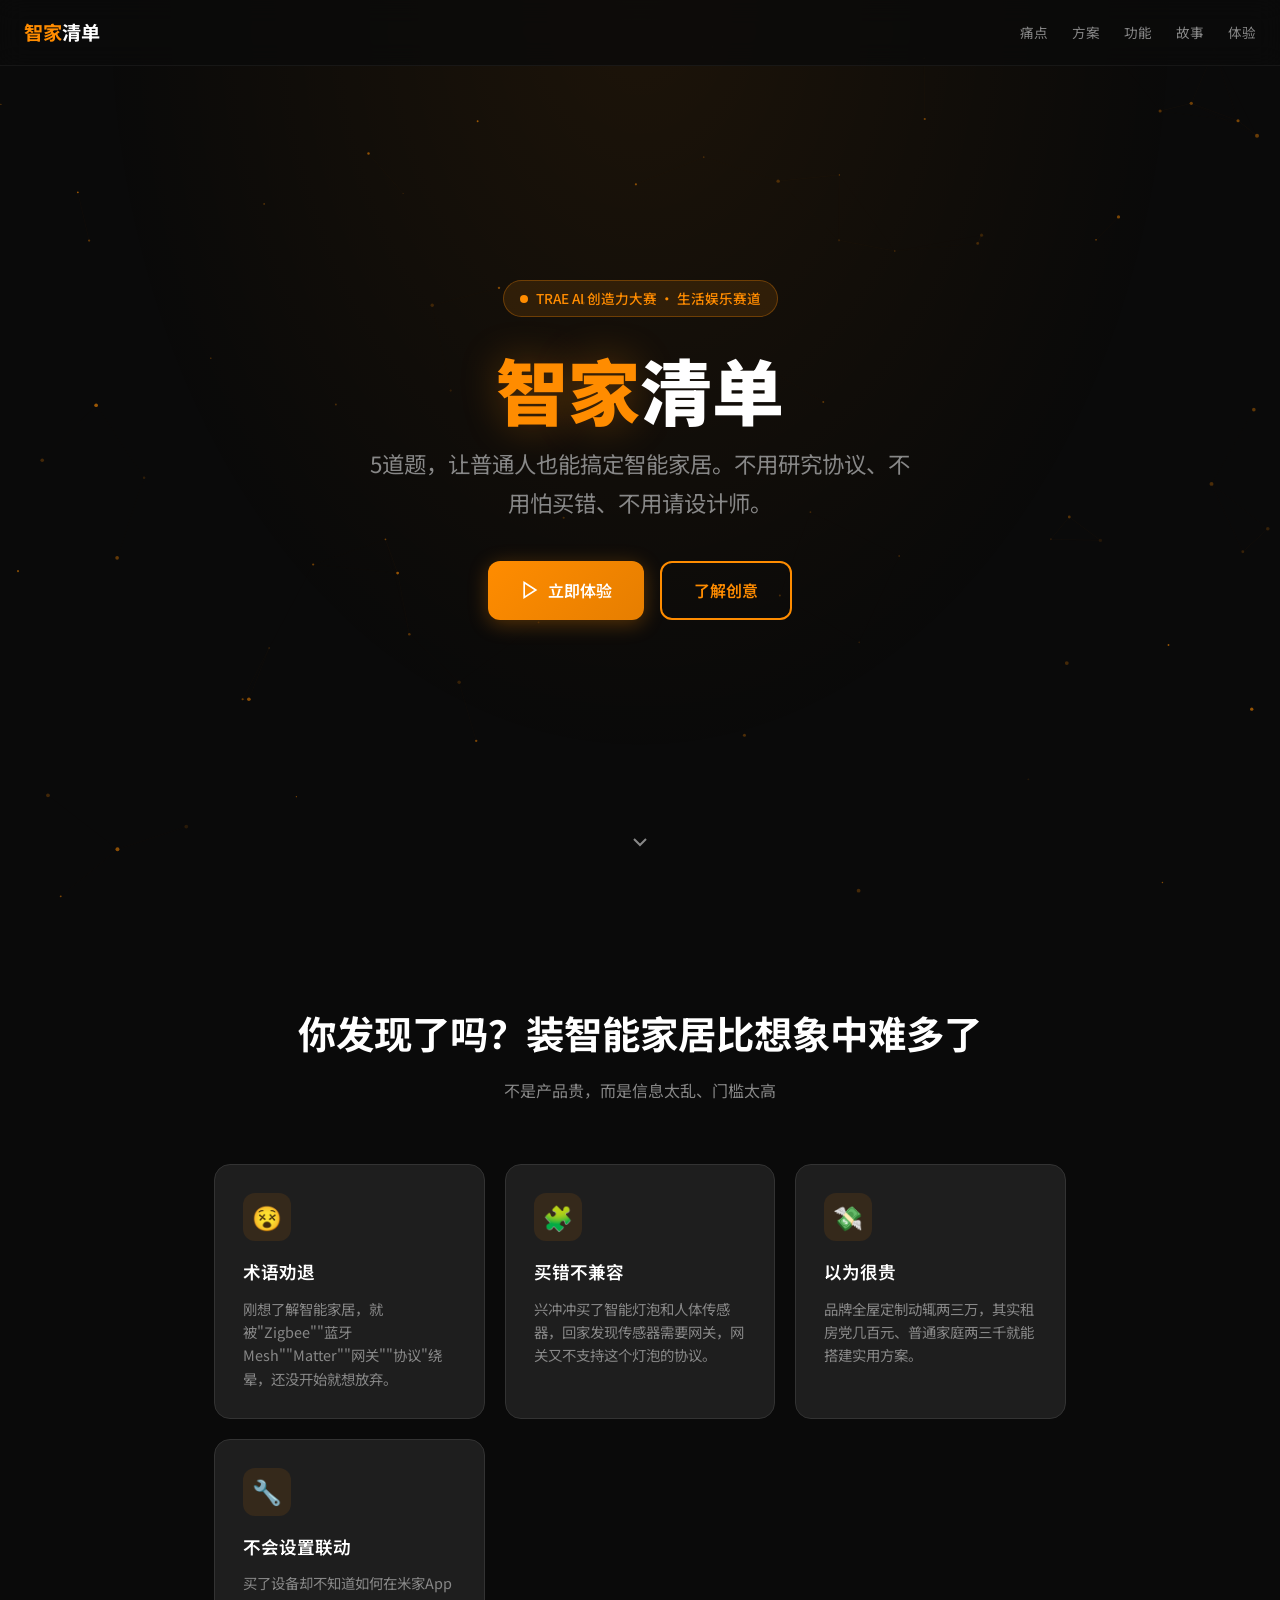
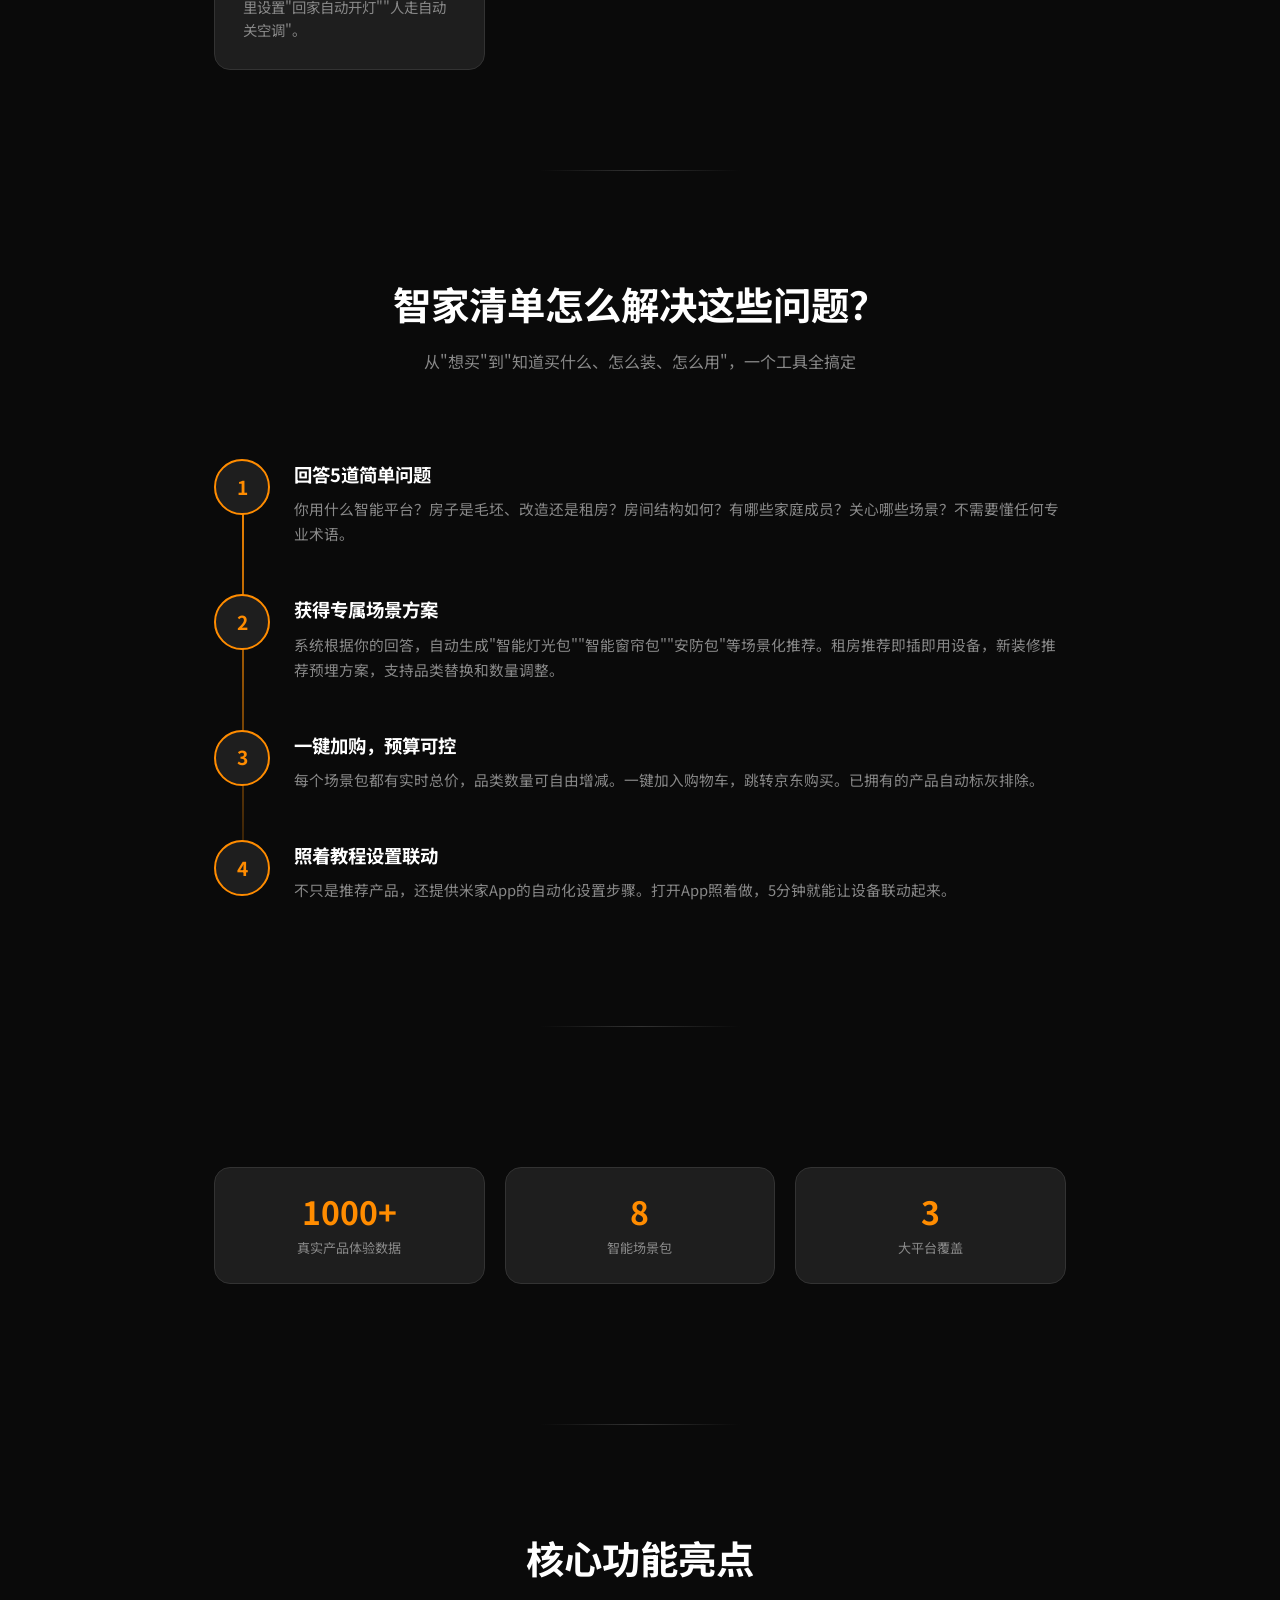
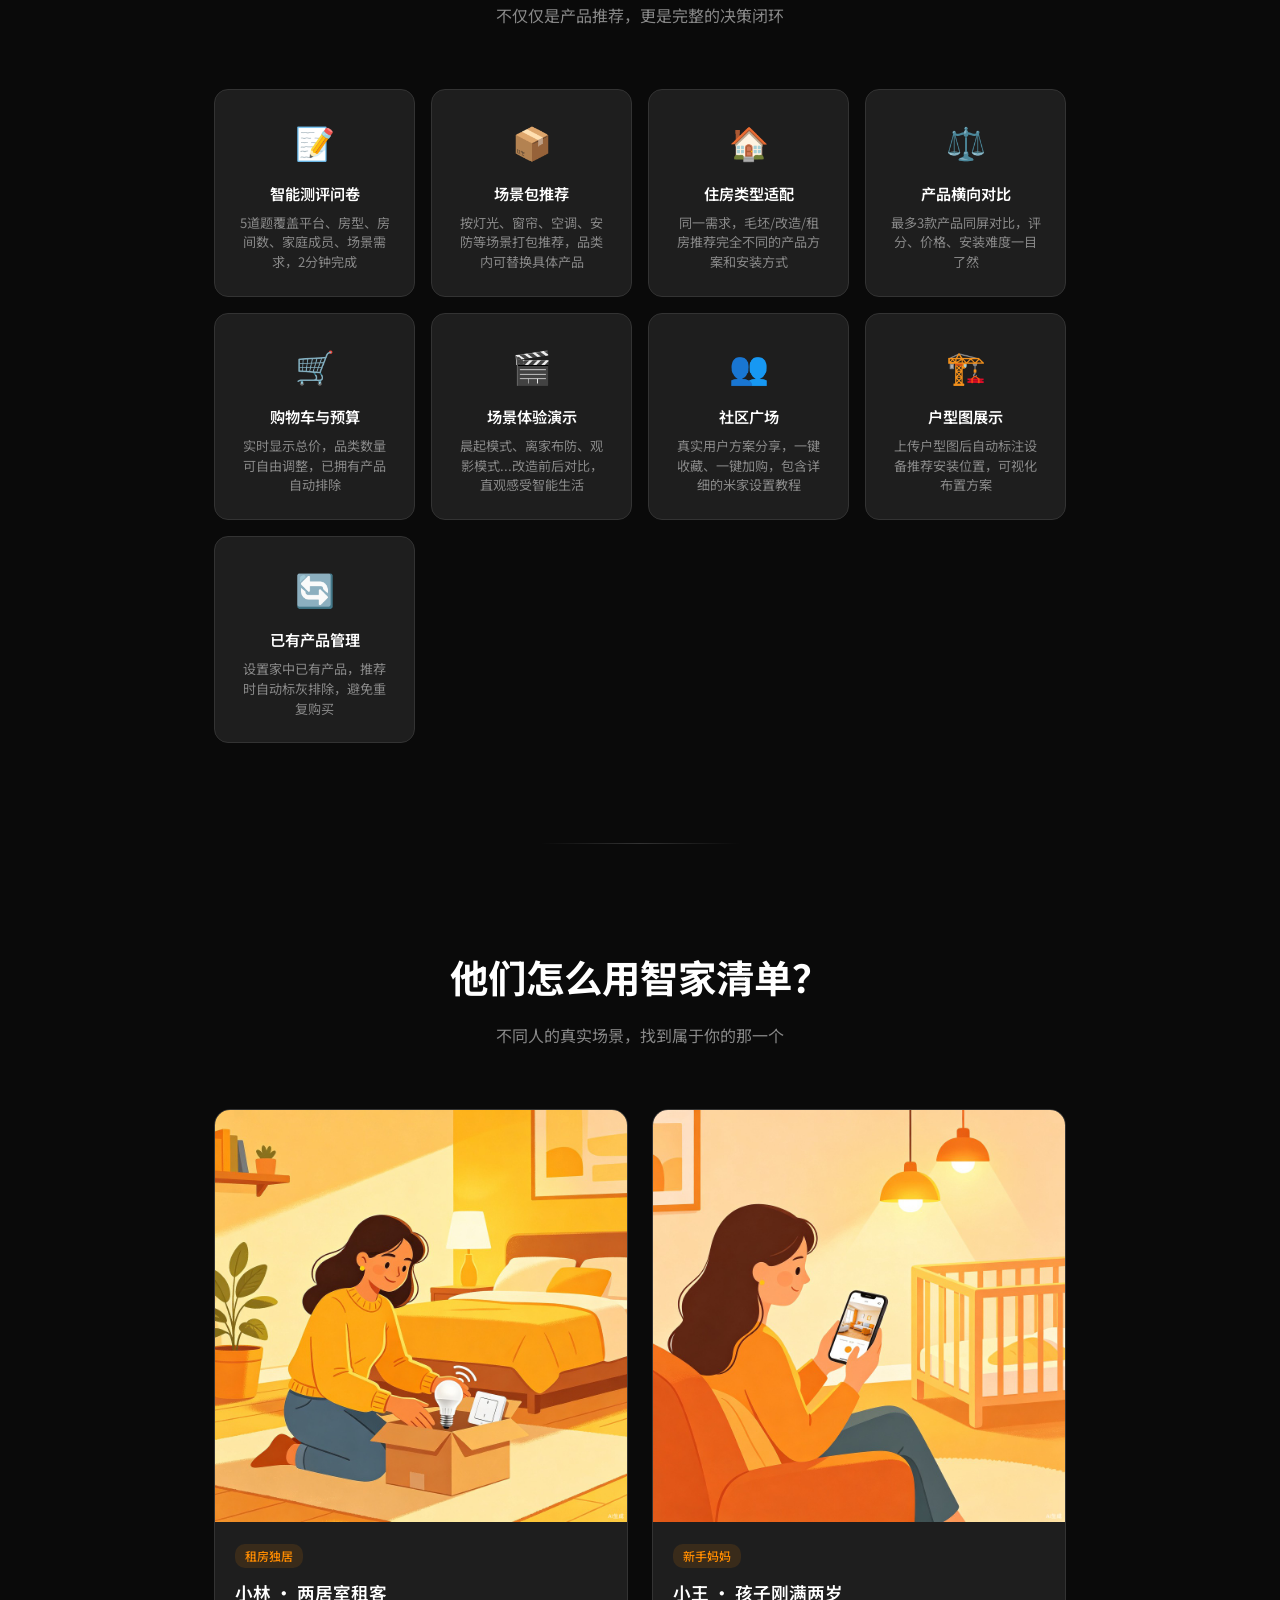
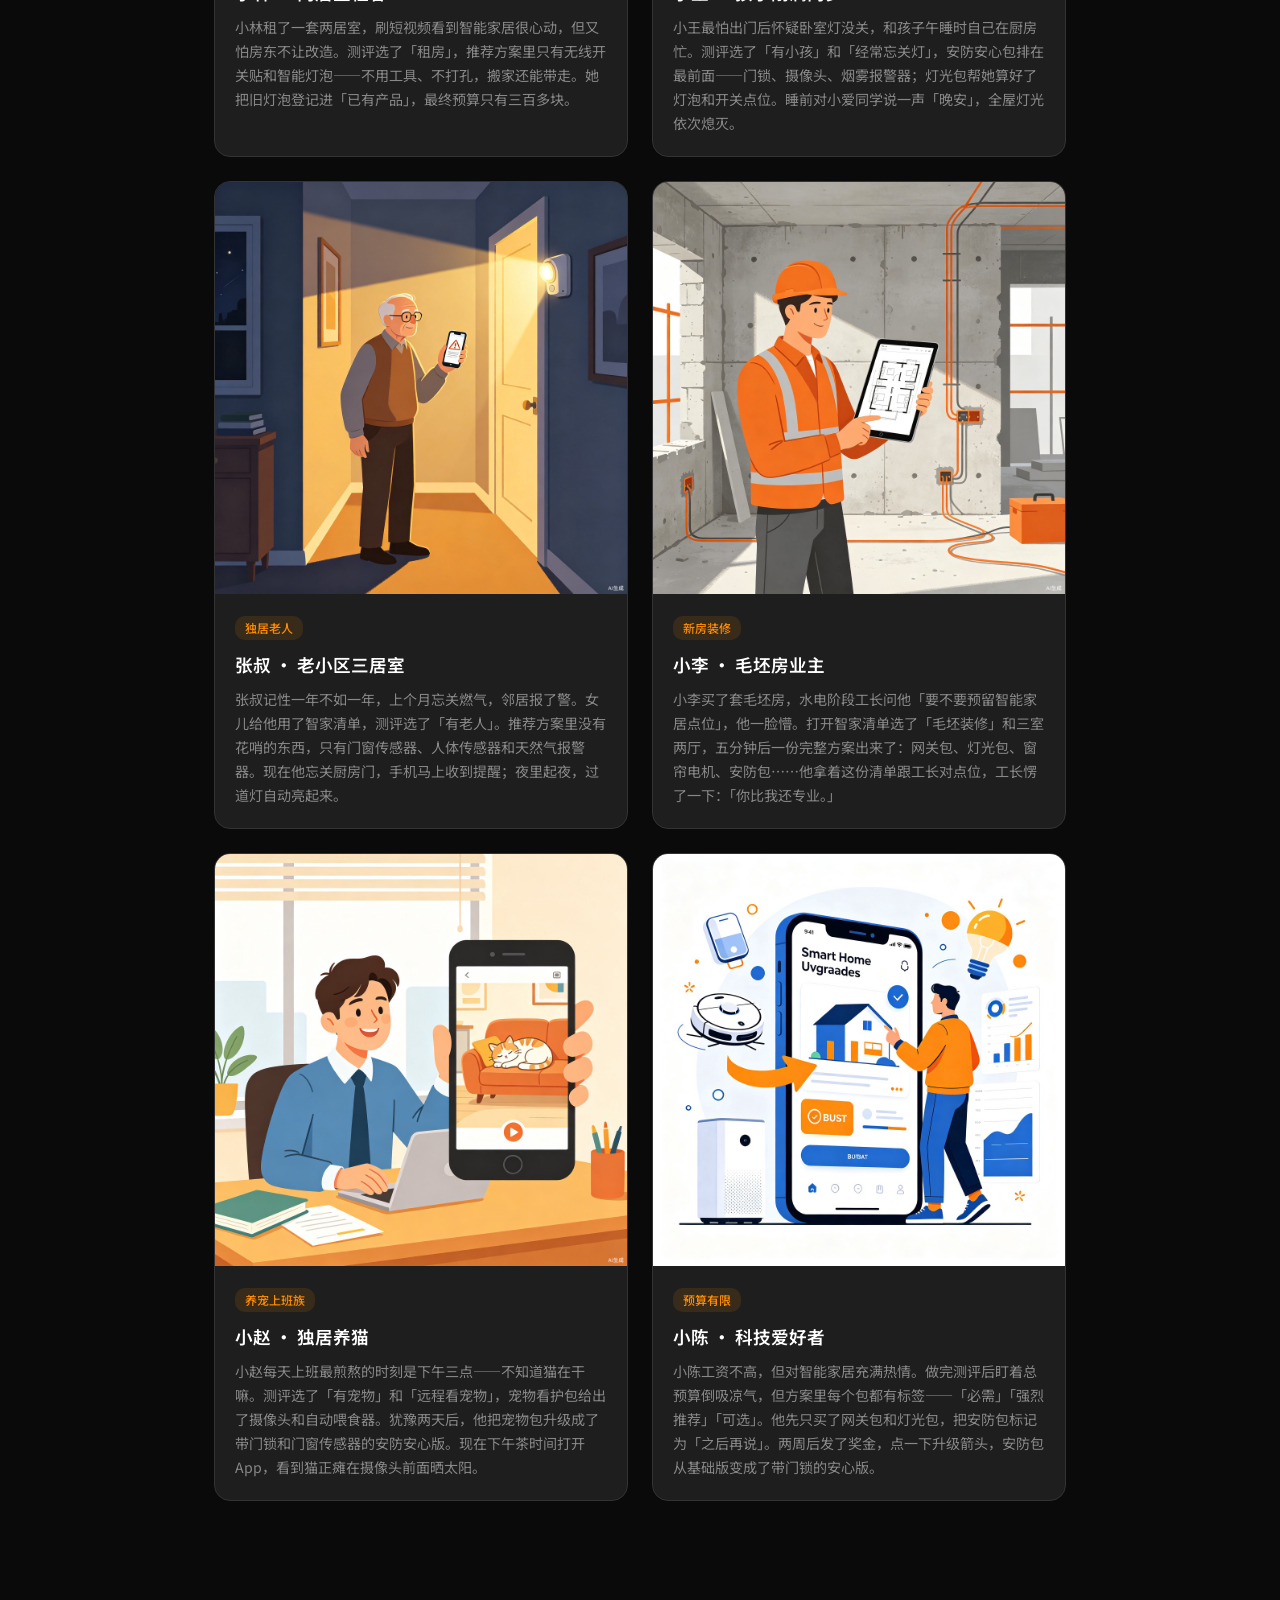
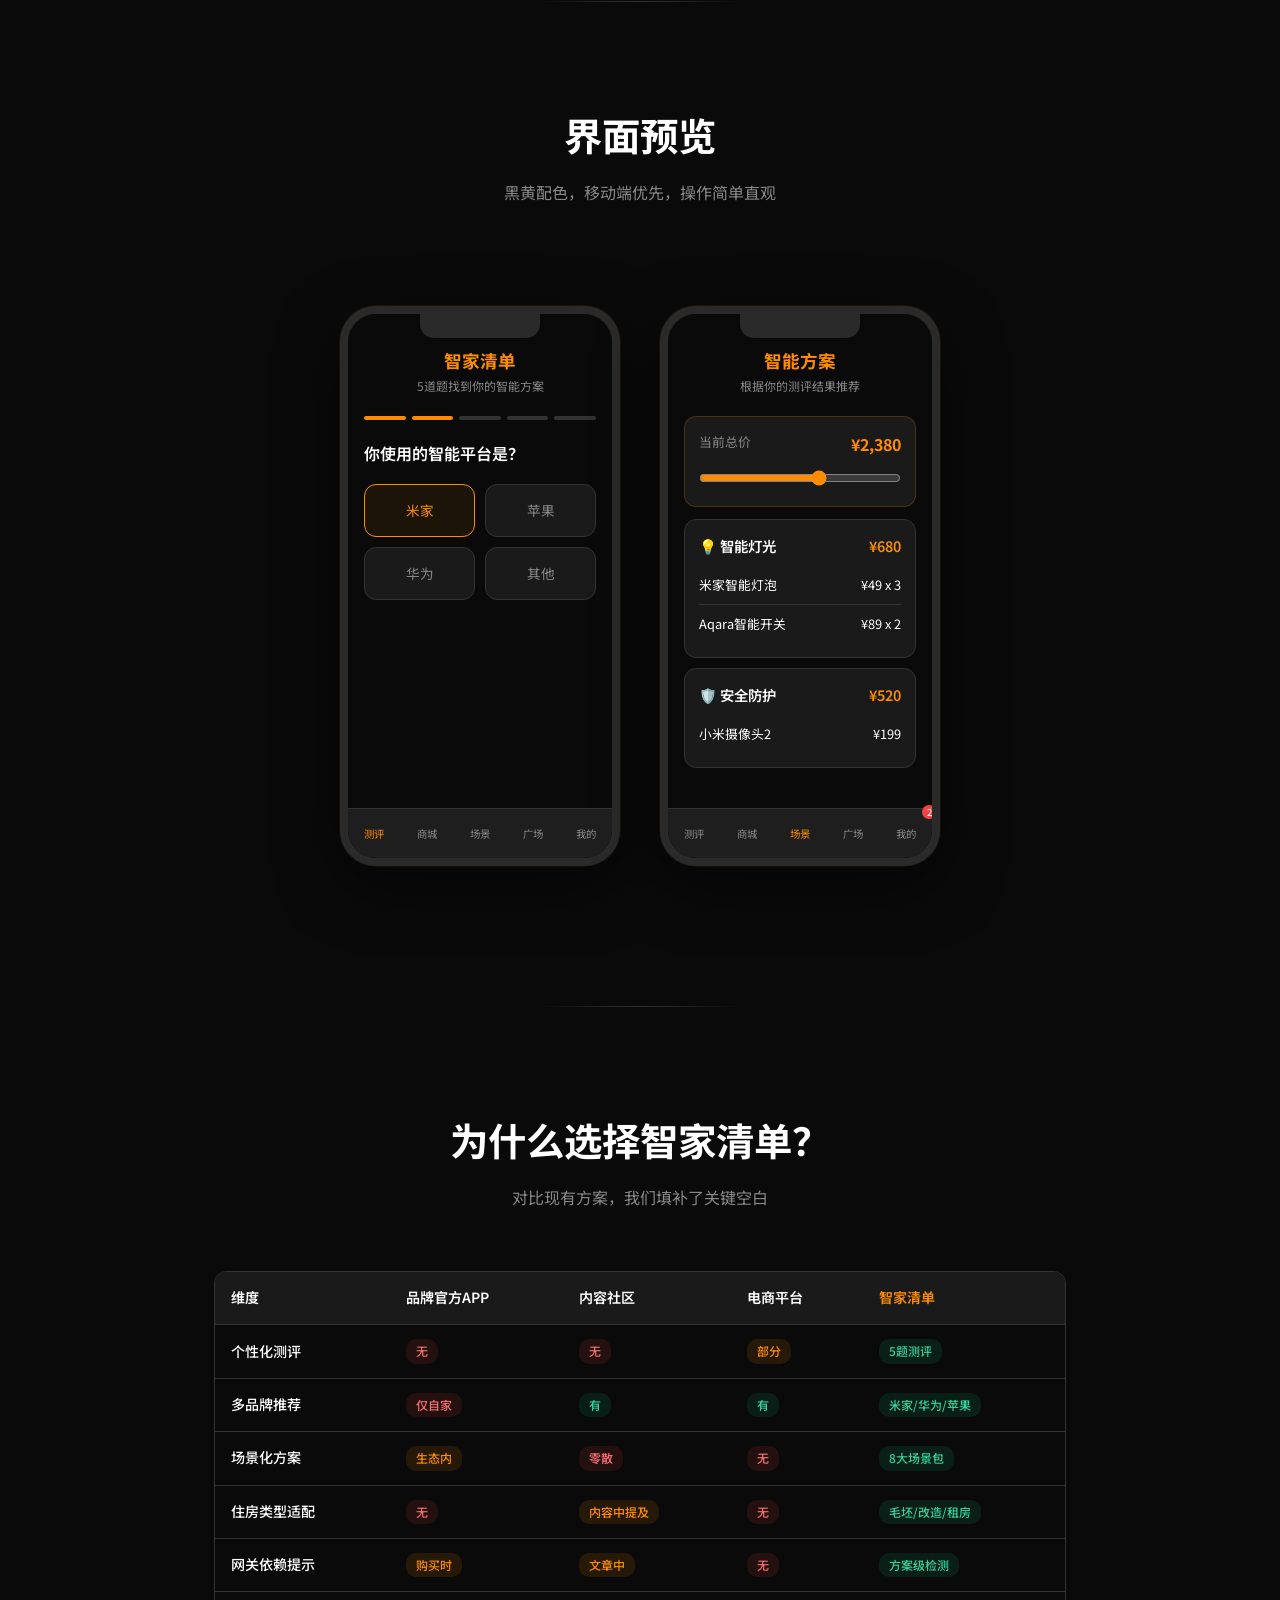
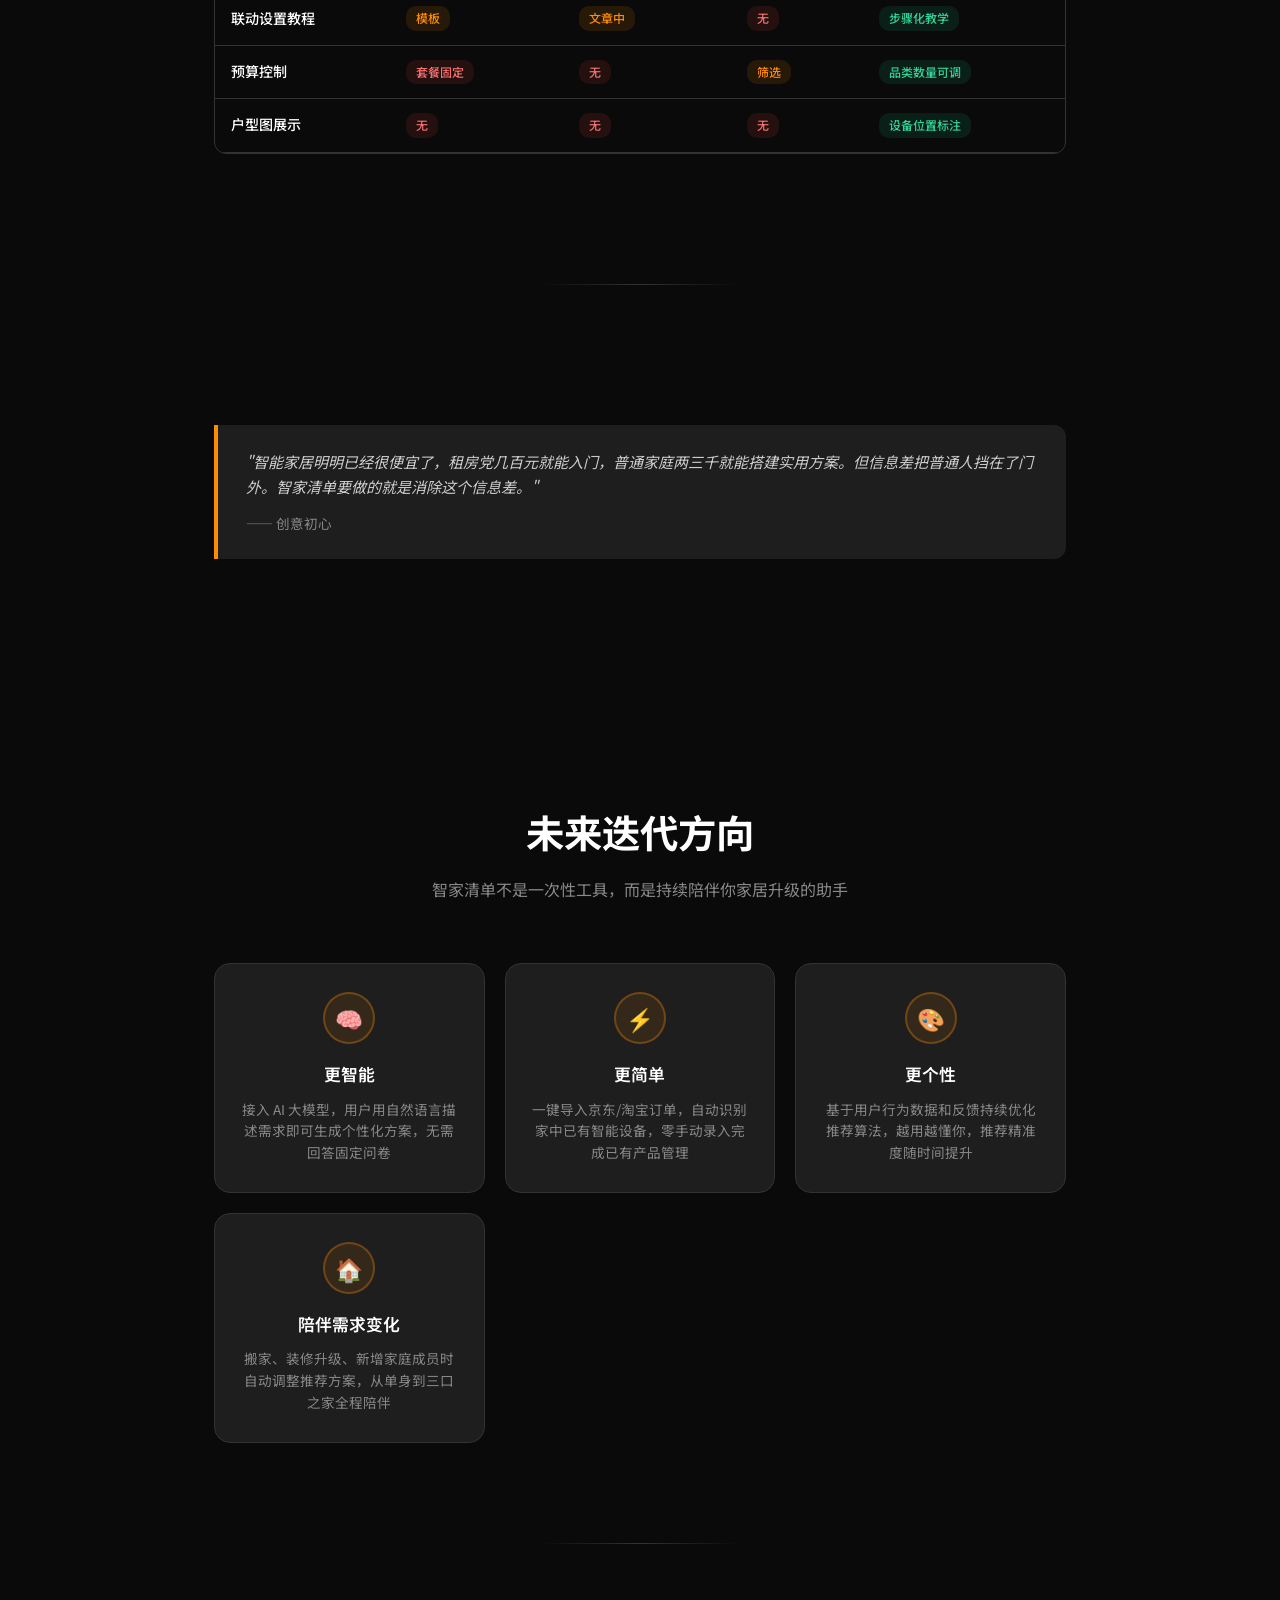
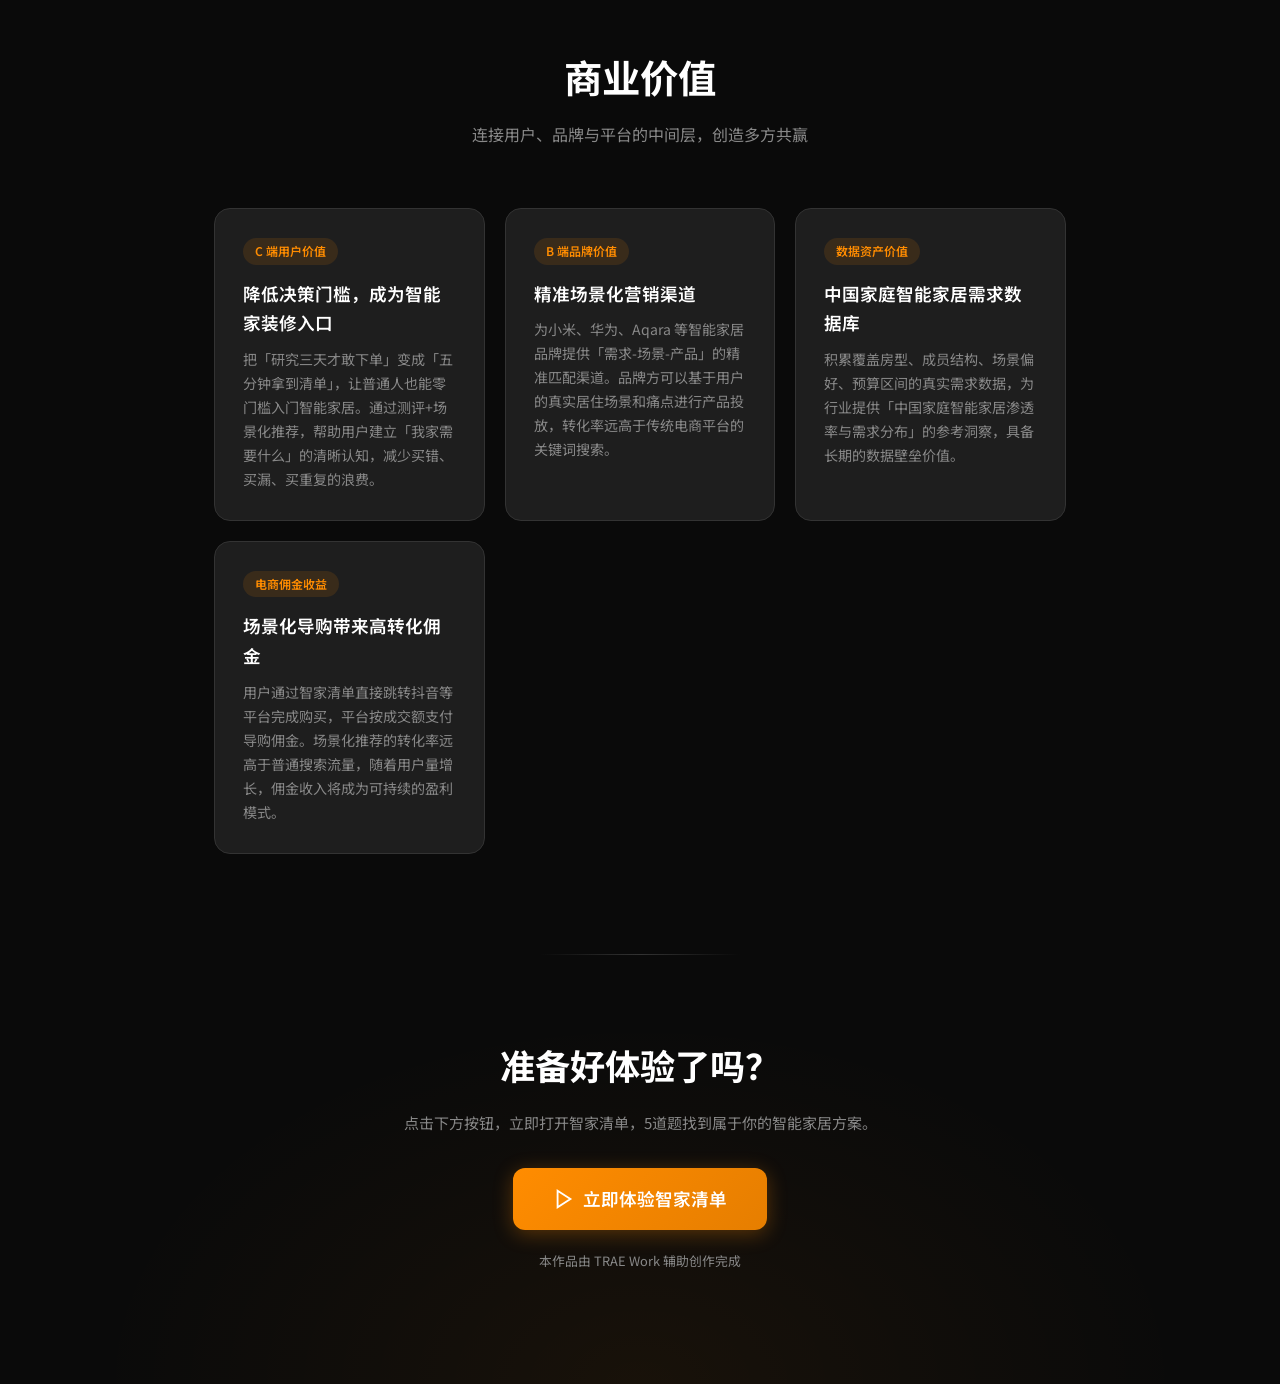
<file: 智家清单方案介绍.html>
<!-- Generated by Trae Work -->
<!DOCTYPE html>
<html lang="zh-CN">
<head>
<meta charset="UTF-8">
<meta name="viewport" content="width=device-width, initial-scale=1.0, maximum-scale=1.0, user-scalable=no">
<meta name="theme-color" content="#0a0a0a">
<title>智家清单 - TRAE AI 创造力大赛参赛作品</title>
<style>
@import url('https://fonts.googleapis.com/css2?family=Noto+Sans+SC:wght@400;500;700;900&display=swap');

:root {
  --bg: #0a0a0a;
  --bg2: #121212;
  --bg3: #1a1a1a;
  --surface: #1e1e1e;
  --ink: #ffffff;
  --muted: #888888;
  --rule: #333333;
  --accent: #FF8C00;
  --accent-light: #FFA500;
  --highlight: #FFD700;
  --success: #10b981;
  --danger: #ef4444;
}

* { margin: 0; padding: 0; box-sizing: border-box; }

html { scroll-behavior: smooth; }

body {
  font-family: 'Noto Sans SC', -apple-system, BlinkMacSystemFont, 'Segoe UI', 'PingFang SC', sans-serif;
  background: var(--bg);
  color: var(--ink);
  line-height: 1.7;
  font-size: 15px;
  overflow-x: hidden;
}

/* ===== PARTICLE CANVAS ===== */
#particle-canvas {
  position: fixed;
  top: 0; left: 0;
  width: 100%; height: 100%;
  z-index: 0;
  pointer-events: none;
}

/* ===== HERO SECTION ===== */
.hero {
  position: relative;
  min-height: 100vh;
  display: flex;
  flex-direction: column;
  justify-content: center;
  align-items: center;
  text-align: center;
  padding: 0 24px;
  z-index: 1;
  background: radial-gradient(ellipse at 50% 0%, rgba(255,140,0,0.08) 0%, transparent 60%);
}

.hero-badge {
  display: inline-flex;
  align-items: center;
  gap: 8px;
  padding: 6px 16px;
  border-radius: 20px;
  background: rgba(255,140,0,0.12);
  border: 1px solid rgba(255,140,0,0.3);
  color: var(--accent);
  font-size: 0.85rem;
  font-weight: 500;
  margin-bottom: 32px;
  animation: fadeUp 0.8s ease-out;
}

.hero-badge::before {
  content: '';
  width: 8px; height: 8px;
  border-radius: 50%;
  background: var(--accent);
  animation: pulse 2s infinite;
}

@keyframes pulse {
  0%, 100% { opacity: 1; }
  50% { opacity: 0.4; }
}

.hero-title {
  font-size: clamp(2.5rem, 8vw, 4.5rem);
  font-weight: 900;
  line-height: 1.1;
  margin-bottom: 16px;
  animation: fadeUp 0.8s ease-out 0.1s both;
}

.hero-title .brand-1 {
  color: var(--accent);
  text-shadow: 0 0 40px rgba(255,140,0,0.3);
}

.hero-title .brand-2 {
  color: var(--ink);
}

.hero-subtitle {
  font-size: clamp(1.1rem, 3vw, 1.4rem);
  color: var(--muted);
  max-width: 560px;
  margin-bottom: 40px;
  animation: fadeUp 0.8s ease-out 0.2s both;
}

.hero-cta-group {
  display: flex;
  gap: 16px;
  flex-wrap: wrap;
  justify-content: center;
  animation: fadeUp 0.8s ease-out 0.3s both;
}

.btn {
  display: inline-flex;
  align-items: center;
  justify-content: center;
  gap: 8px;
  padding: 14px 32px;
  border-radius: 12px;
  font-size: 1rem;
  font-weight: 600;
  border: none;
  cursor: pointer;
  transition: all 0.3s ease;
  text-decoration: none;
}

.btn-primary {
  background: linear-gradient(135deg, var(--accent) 0%, #e67e00 100%);
  color: #fff;
  box-shadow: 0 4px 20px rgba(255,140,0,0.3);
}

.btn-primary:hover {
  transform: translateY(-2px);
  box-shadow: 0 8px 30px rgba(255,140,0,0.4);
}

.btn-outline {
  background: transparent;
  color: var(--accent);
  border: 2px solid var(--accent);
}

.btn-outline:hover {
  background: rgba(255,140,0,0.1);
}

.hero-scroll {
  position: absolute;
  bottom: 40px;
  left: 50%;
  transform: translateX(-50%);
  animation: bounce 2s infinite;
  cursor: pointer;
}

.hero-scroll svg {
  stroke: var(--muted);
}

@keyframes bounce {
  0%, 100% { transform: translateX(-50%) translateY(0); }
  50% { transform: translateX(-50%) translateY(8px); }
}

@keyframes fadeUp {
  from { opacity: 0; transform: translateY(30px); }
  to { opacity: 1; transform: translateY(0); }
}

/* ===== SECTIONS ===== */
.section {
  position: relative;
  z-index: 1;
  padding: 100px 24px;
  max-width: 900px;
  margin: 0 auto;
}

.section-title {
  font-size: clamp(1.8rem, 5vw, 2.4rem);
  font-weight: 700;
  text-align: center;
  margin-bottom: 12px;
}

.section-subtitle {
  text-align: center;
  color: var(--muted);
  font-size: 1rem;
  margin-bottom: 60px;
}

/* ===== PROBLEM CARDS ===== */
.problem-grid {
  display: grid;
  grid-template-columns: repeat(auto-fit, minmax(260px, 1fr));
  gap: 20px;
}

.problem-card {
  background: var(--surface);
  border: 1px solid var(--rule);
  border-radius: 16px;
  padding: 28px;
  transition: all 0.3s ease;
}

.problem-card:hover {
  border-color: rgba(255,140,0,0.4);
  transform: translateY(-4px);
  box-shadow: 0 12px 40px rgba(0,0,0,0.4);
}

.problem-icon {
  width: 48px; height: 48px;
  border-radius: 12px;
  background: rgba(255,140,0,0.1);
  display: flex;
  align-items: center;
  justify-content: center;
  font-size: 1.5rem;
  margin-bottom: 16px;
}

.problem-card h3 {
  font-size: 1.1rem;
  font-weight: 600;
  margin-bottom: 10px;
}

.problem-card p {
  color: var(--muted);
  font-size: 0.9rem;
  line-height: 1.6;
}

/* ===== SOLUTION FLOW ===== */
.flow-steps {
  display: flex;
  flex-direction: column;
  gap: 0;
  position: relative;
}

.flow-steps::before {
  content: '';
  position: absolute;
  left: 28px;
  top: 40px;
  bottom: 40px;
  width: 2px;
  background: linear-gradient(180deg, var(--accent), rgba(255,140,0,0.1));
}

.flow-step {
  display: flex;
  gap: 24px;
  padding: 24px 0;
  position: relative;
}

.step-num {
  width: 56px; height: 56px;
  border-radius: 50%;
  background: var(--surface);
  border: 2px solid var(--accent);
  display: flex;
  align-items: center;
  justify-content: center;
  font-size: 1.2rem;
  font-weight: 700;
  color: var(--accent);
  flex-shrink: 0;
  z-index: 1;
}

.step-content h3 {
  font-size: 1.15rem;
  margin-bottom: 6px;
}

.step-content p {
  color: var(--muted);
  font-size: 0.92rem;
}

/* ===== STORY CARDS ===== */
.stories-grid {
  display: grid;
  grid-template-columns: repeat(auto-fit, minmax(280px, 1fr));
  gap: 24px;
}

.story-card {
  background: var(--surface);
  border: 1px solid var(--rule);
  border-radius: 16px;
  overflow: hidden;
  transition: all 0.3s ease;
}

.story-card:hover {
  border-color: rgba(255,140,0,0.4);
  transform: translateY(-4px);
  box-shadow: 0 12px 40px rgba(0,0,0,0.4);
}

.story-image {
  width: 100%;
  aspect-ratio: 1;
  object-fit: cover;
  display: block;
}

.story-content {
  padding: 20px;
}

.story-tag {
  display: inline-block;
  padding: 2px 10px;
  border-radius: 10px;
  font-size: 0.75rem;
  font-weight: 500;
  background: rgba(255,140,0,0.12);
  color: var(--accent);
  margin-bottom: 10px;
}

.story-content h3 {
  font-size: 1.1rem;
  font-weight: 600;
  margin-bottom: 8px;
}

.story-content p {
  color: var(--muted);
  font-size: 0.88rem;
  line-height: 1.7;
}

/* ===== FEATURE CARDS ===== */
.feature-grid {
  display: grid;
  grid-template-columns: repeat(auto-fit, minmax(200px, 1fr));
  gap: 16px;
}

.feature-card {
  background: var(--surface);
  border: 1px solid var(--rule);
  border-radius: 14px;
  padding: 24px;
  text-align: center;
  transition: all 0.3s ease;
}

.feature-card:hover {
  border-color: rgba(255,140,0,0.3);
}

.feature-icon {
  font-size: 2rem;
  margin-bottom: 12px;
}

.feature-card h4 {
  font-size: 0.95rem;
  font-weight: 600;
  margin-bottom: 6px;
}

.feature-card p {
  color: var(--muted);
  font-size: 0.82rem;
  line-height: 1.5;
}

/* ===== MOCKUP PHONE ===== */
.mockup-section {
  display: flex;
  justify-content: center;
  gap: 40px;
  flex-wrap: wrap;
  padding: 40px 0;
}

.phone-frame {
  width: 280px;
  height: 560px;
  background: var(--surface);
  border-radius: 36px;
  border: 8px solid #2a2a2a;
  overflow: hidden;
  position: relative;
  box-shadow: 0 20px 60px rgba(0,0,0,0.5), 0 0 0 1px rgba(255,140,0,0.1);
}

.phone-notch {
  position: absolute;
  top: 0; left: 50%;
  transform: translateX(-50%);
  width: 120px; height: 24px;
  background: #2a2a2a;
  border-radius: 0 0 14px 14px;
  z-index: 10;
}

.phone-screen {
  width: 100%; height: 100%;
  padding: 32px 16px 16px;
  overflow-y: auto;
  background: var(--bg);
}

.phone-screen::-webkit-scrollbar { display: none; }

/* Mock quiz UI */
.mock-progress {
  display: flex;
  gap: 6px;
  margin-bottom: 20px;
}

.mock-progress-bar {
  flex: 1;
  height: 4px;
  background: var(--rule);
  border-radius: 2px;
}

.mock-progress-bar.active { background: var(--accent); }

.mock-question {
  font-size: 1rem;
  font-weight: 600;
  margin-bottom: 16px;
}

.mock-options {
  display: grid;
  grid-template-columns: 1fr 1fr;
  gap: 10px;
}

.mock-option {
  padding: 14px 10px;
  background: var(--bg3);
  border: 1px solid var(--rule);
  border-radius: 12px;
  text-align: center;
  font-size: 0.85rem;
  color: var(--muted);
}

.mock-option.selected {
  border-color: var(--accent);
  background: rgba(255,140,0,0.08);
  color: var(--accent);
}

.mock-header {
  text-align: center;
  margin-bottom: 20px;
}

.mock-header h2 {
  font-size: 1.1rem;
  color: var(--accent);
}

.mock-header p {
  font-size: 0.75rem;
  color: var(--muted);
}

.mock-scene-card {
  background: var(--bg3);
  border: 1px solid var(--rule);
  border-radius: 12px;
  padding: 14px;
  margin-bottom: 10px;
}

.mock-scene-card-header {
  display: flex;
  justify-content: space-between;
  align-items: center;
  margin-bottom: 8px;
}

.mock-scene-card-header span:first-child {
  font-weight: 600;
  font-size: 0.9rem;
}

.mock-scene-card-header span:last-child {
  color: var(--accent);
  font-weight: 600;
  font-size: 0.9rem;
}

.mock-product-row {
  display: flex;
  justify-content: space-between;
  align-items: center;
  padding: 8px 0;
  border-bottom: 1px solid var(--rule);
  font-size: 0.8rem;
}

.mock-product-row:last-child { border-bottom: none; }

.mock-tab-bar {
  position: absolute;
  bottom: 0; left: 0; right: 0;
  height: 50px;
  background: var(--surface);
  border-top: 1px solid var(--rule);
  display: flex;
  justify-content: space-around;
  align-items: center;
  font-size: 0.65rem;
  color: var(--muted);
  z-index: 10;
}

.mock-tab-item {
  display: flex;
  flex-direction: column;
  align-items: center;
  gap: 2px;
}

.mock-tab-item.active { color: var(--accent); }

.mock-badge {
  position: absolute;
  top: -4px; right: -4px;
  width: 14px; height: 14px;
  background: var(--danger);
  border-radius: 50%;
  font-size: 0.6rem;
  display: flex;
  align-items: center;
  justify-content: center;
  color: #fff;
}

/* ===== STATS ===== */
.stats-row {
  display: grid;
  grid-template-columns: repeat(3, 1fr);
  gap: 20px;
  margin: 40px 0;
}

.stat-box {
  text-align: center;
  padding: 24px;
  background: var(--surface);
  border: 1px solid var(--rule);
  border-radius: 16px;
}

.stat-box .num {
  font-size: 2rem;
  font-weight: 700;
  color: var(--accent);
  line-height: 1.2;
}

.stat-box .label {
  font-size: 0.82rem;
  color: var(--muted);
  margin-top: 6px;
}

/* ===== QUOTE ===== */
.quote-block {
  background: var(--surface);
  border-left: 4px solid var(--accent);
  padding: 24px 28px;
  border-radius: 0 12px 12px 0;
  margin: 40px 0;
  font-style: italic;
  color: #ccc;
}

.quote-block cite {
  display: block;
  margin-top: 12px;
  font-style: normal;
  color: var(--muted);
  font-size: 0.85rem;
}

/* ===== COMPARISON TABLE ===== */
.table-wrap {
  overflow-x: auto;
  margin: 30px 0;
  border-radius: 12px;
  border: 1px solid var(--rule);
}

table {
  width: 100%;
  border-collapse: collapse;
  font-size: 0.88rem;
  min-width: 500px;
}

thead th {
  background: var(--bg3);
  padding: 14px 16px;
  text-align: left;
  font-weight: 600;
  border-bottom: 1px solid var(--rule);
  white-space: nowrap;
}

tbody td {
  padding: 14px 16px;
  border-bottom: 1px solid var(--rule);
  color: #ccc;
}

tbody tr:hover { background: rgba(255,140,0,0.03); }

tbody td:first-child { font-weight: 500; color: var(--ink); }

.tag-cell {
  display: inline-block;
  padding: 2px 10px;
  border-radius: 10px;
  font-size: 0.75rem;
  font-weight: 500;
}

.tag-no { background: rgba(239,68,68,0.12); color: #f87171; }
.tag-yes { background: rgba(16,185,129,0.12); color: #34d399; }
.tag-partial { background: rgba(255,140,0,0.12); color: var(--accent); }

/* ===== ROADMAP ===== */
.roadmap-grid {
  display: grid;
  grid-template-columns: repeat(auto-fit, minmax(200px, 1fr));
  gap: 20px;
  margin-top: 40px;
}

.roadmap-card {
  background: var(--surface);
  border: 1px solid var(--rule);
  border-radius: 16px;
  padding: 28px 24px;
  text-align: center;
  transition: all 0.3s ease;
}

.roadmap-card:hover {
  border-color: rgba(255,140,0,0.4);
  transform: translateY(-4px);
}

.roadmap-icon {
  width: 52px; height: 52px;
  border-radius: 50%;
  background: rgba(255,140,0,0.1);
  border: 2px solid rgba(255,140,0,0.3);
  display: flex;
  align-items: center;
  justify-content: center;
  font-size: 1.4rem;
  margin: 0 auto 16px;
}

.roadmap-card h4 {
  font-size: 1.05rem;
  font-weight: 600;
  margin-bottom: 10px;
}

.roadmap-card p {
  color: var(--muted);
  font-size: 0.85rem;
  line-height: 1.6;
}

/* ===== BUSINESS VALUE ===== */
.value-grid {
  display: grid;
  grid-template-columns: repeat(auto-fit, minmax(260px, 1fr));
  gap: 20px;
  margin-top: 40px;
}

.value-card {
  background: var(--surface);
  border: 1px solid var(--rule);
  border-radius: 16px;
  padding: 28px;
  transition: all 0.3s ease;
}

.value-card:hover {
  border-color: rgba(255,140,0,0.4);
  transform: translateY(-4px);
}

.value-card .value-tag {
  display: inline-block;
  padding: 3px 12px;
  border-radius: 20px;
  font-size: 0.75rem;
  font-weight: 600;
  background: rgba(255,140,0,0.12);
  color: var(--accent);
  margin-bottom: 14px;
}

.value-card h4 {
  font-size: 1.1rem;
  font-weight: 600;
  margin-bottom: 10px;
}

.value-card p {
  color: var(--muted);
  font-size: 0.88rem;
  line-height: 1.7;
}

/* ===== FOOTER CTA ===== */
.footer-cta {
  text-align: center;
  padding: 80px 24px;
  background: radial-gradient(ellipse at 50% 100%, rgba(255,140,0,0.06) 0%, transparent 60%);
}

.footer-cta h2 {
  font-size: clamp(1.6rem, 4vw, 2.2rem);
  font-weight: 700;
  margin-bottom: 16px;
}

.footer-cta p {
  color: var(--muted);
  max-width: 480px;
  margin: 0 auto 32px;
}

/* ===== NAV ===== */
.nav {
  position: fixed;
  top: 0; left: 0; right: 0;
  z-index: 100;
  padding: 16px 24px;
  display: flex;
  justify-content: space-between;
  align-items: center;
  background: rgba(10,10,10,0.8);
  backdrop-filter: blur(12px);
  -webkit-backdrop-filter: blur(12px);
  border-bottom: 1px solid rgba(255,255,255,0.05);
}

.nav-brand {
  font-size: 1.2rem;
  font-weight: 700;
}

.nav-brand span:first-child { color: var(--accent); }

.nav-links {
  display: flex;
  gap: 24px;
  font-size: 0.85rem;
}

.nav-links a {
  color: var(--muted);
  text-decoration: none;
  transition: color 0.2s;
}

.nav-links a:hover { color: var(--accent); }

/* ===== SECTION DIVIDER ===== */
.divider {
  height: 1px;
  background: linear-gradient(90deg, transparent, var(--rule), transparent);
  margin: 0 auto;
  max-width: 200px;
}

/* ===== RESPONSIVE ===== */
@media (max-width: 640px) {
  .section { padding: 60px 20px; }
  .stats-row { grid-template-columns: 1fr; }
  .mockup-section { gap: 20px; }
  .phone-frame { width: 260px; height: 520px; }
  .nav-links { display: none; }
  .flow-steps::before { left: 24px; }
  .step-num { width: 48px; height: 48px; font-size: 1rem; }
}
</style>
</head>
<body>

<canvas id="particle-canvas"></canvas>

<!-- NAV -->
<nav class="nav">
  <div class="nav-brand"><span>智家</span><span>清单</span></div>
  <div class="nav-links">
    <a href="#problem">痛点</a>
    <a href="#solution">方案</a>
    <a href="#features">功能</a>
    <a href="#stories">故事</a>
    <a href="#demo">体验</a>
  </div>
</nav>

<!-- HERO -->
<section class="hero">
  <div class="hero-badge">TRAE AI 创造力大赛 · 生活娱乐赛道</div>
  <h1 class="hero-title">
    <span class="brand-1">智家</span><span class="brand-2">清单</span>
  </h1>
  <p class="hero-subtitle">5道题，让普通人也能搞定智能家居。不用研究协议、不用怕买错、不用请设计师。</p>
  <div class="hero-cta-group">
    <a href="index.html" class="btn btn-primary">
      <svg width="20" height="20" viewBox="0 0 24 24" fill="none" stroke="currentColor" stroke-width="2"><polygon points="5 3 19 12 5 21 5 3"/></svg>
      立即体验
    </a>
    <a href="#solution" class="btn btn-outline">了解创意</a>
  </div>
  <div class="hero-scroll" onclick="document.getElementById('problem').scrollIntoView({behavior:'smooth'})">
    <svg width="24" height="24" viewBox="0 0 24 24" fill="none" stroke-width="2"><polyline points="6 9 12 15 18 9"/></svg>
  </div>
</section>

<!-- PROBLEM -->
<section class="section" id="problem">
  <h2 class="section-title">你发现了吗？装智能家居比想象中难多了</h2>
  <p class="section-subtitle">不是产品贵，而是信息太乱、门槛太高</p>
  <div class="problem-grid">
    <div class="problem-card">
      <div class="problem-icon">😵</div>
      <h3>术语劝退</h3>
      <p>刚想了解智能家居，就被"Zigbee""蓝牙Mesh""Matter""网关""协议"绕晕，还没开始就想放弃。</p>
    </div>
    <div class="problem-card">
      <div class="problem-icon">🧩</div>
      <h3>买错不兼容</h3>
      <p>兴冲冲买了智能灯泡和人体传感器，回家发现传感器需要网关，网关又不支持这个灯泡的协议。</p>
    </div>
    <div class="problem-card">
      <div class="problem-icon">💸</div>
      <h3>以为很贵</h3>
      <p>品牌全屋定制动辄两三万，其实租房党几百元、普通家庭两三千就能搭建实用方案。</p>
    </div>
    <div class="problem-card">
      <div class="problem-icon">🔧</div>
      <h3>不会设置联动</h3>
      <p>买了设备却不知道如何在米家App里设置"回家自动开灯""人走自动关空调"。</p>
    </div>
  </div>
</section>

<div class="divider"></div>

<!-- SOLUTION -->
<section class="section" id="solution">
  <h2 class="section-title">智家清单怎么解决这些问题？</h2>
  <p class="section-subtitle">从"想买"到"知道买什么、怎么装、怎么用"，一个工具全搞定</p>
  <div class="flow-steps">
    <div class="flow-step">
      <div class="step-num">1</div>
      <div class="step-content">
        <h3>回答5道简单问题</h3>
        <p>你用什么智能平台？房子是毛坯、改造还是租房？房间结构如何？有哪些家庭成员？关心哪些场景？不需要懂任何专业术语。</p>
      </div>
    </div>
    <div class="flow-step">
      <div class="step-num">2</div>
      <div class="step-content">
        <h3>获得专属场景方案</h3>
        <p>系统根据你的回答，自动生成"智能灯光包""智能窗帘包""安防包"等场景化推荐。租房推荐即插即用设备，新装修推荐预埋方案，支持品类替换和数量调整。</p>
      </div>
    </div>
    <div class="flow-step">
      <div class="step-num">3</div>
      <div class="step-content">
        <h3>一键加购，预算可控</h3>
        <p>每个场景包都有实时总价，品类数量可自由增减。一键加入购物车，跳转京东购买。已拥有的产品自动标灰排除。</p>
      </div>
    </div>
    <div class="flow-step">
      <div class="step-num">4</div>
      <div class="step-content">
        <h3>照着教程设置联动</h3>
        <p>不只是推荐产品，还提供米家App的自动化设置步骤。打开App照着做，5分钟就能让设备联动起来。</p>
      </div>
    </div>
  </div>
</section>

<div class="divider"></div>

<!-- STATS -->
<section class="section">
  <div class="stats-row">
    <div class="stat-box">
      <div class="num">1000+</div>
      <div class="label">真实产品体验数据</div>
    </div>
    <div class="stat-box">
      <div class="num">8</div>
      <div class="label">智能场景包</div>
    </div>
    <div class="stat-box">
      <div class="num">3</div>
      <div class="label">大平台覆盖</div>
    </div>
  </div>
</section>

<div class="divider"></div>

<!-- FEATURES -->
<section class="section" id="features">
  <h2 class="section-title">核心功能亮点</h2>
  <p class="section-subtitle">不仅仅是产品推荐，更是完整的决策闭环</p>
  <div class="feature-grid">
    <div class="feature-card">
      <div class="feature-icon">📝</div>
      <h4>智能测评问卷</h4>
      <p>5道题覆盖平台、房型、房间数、家庭成员、场景需求，2分钟完成</p>
    </div>
    <div class="feature-card">
      <div class="feature-icon">📦</div>
      <h4>场景包推荐</h4>
      <p>按灯光、窗帘、空调、安防等场景打包推荐，品类内可替换具体产品</p>
    </div>
    <div class="feature-card">
      <div class="feature-icon">🏠</div>
      <h4>住房类型适配</h4>
      <p>同一需求，毛坯/改造/租房推荐完全不同的产品方案和安装方式</p>
    </div>
    <div class="feature-card">
      <div class="feature-icon">⚖️</div>
      <h4>产品横向对比</h4>
      <p>最多3款产品同屏对比，评分、价格、安装难度一目了然</p>
    </div>
    <div class="feature-card">
      <div class="feature-icon">🛒</div>
      <h4>购物车与预算</h4>
      <p>实时显示总价，品类数量可自由调整，已拥有产品自动排除</p>
    </div>
    <div class="feature-card">
      <div class="feature-icon">🎬</div>
      <h4>场景体验演示</h4>
      <p>晨起模式、离家布防、观影模式...改造前后对比，直观感受智能生活</p>
    </div>
    <div class="feature-card">
      <div class="feature-icon">👥</div>
      <h4>社区广场</h4>
      <p>真实用户方案分享，一键收藏、一键加购，包含详细的米家设置教程</p>
    </div>
    <div class="feature-card">
      <div class="feature-icon">🏗️</div>
      <h4>户型图展示</h4>
      <p>上传户型图后自动标注设备推荐安装位置，可视化布置方案</p>
    </div>
    <div class="feature-card">
      <div class="feature-icon">🔄</div>
      <h4>已有产品管理</h4>
      <p>设置家中已有产品，推荐时自动标灰排除，避免重复购买</p>
    </div>
  </div>
</section>

<div class="divider"></div>

<!-- STORIES -->
<section class="section" id="stories">
  <h2 class="section-title">他们怎么用智家清单？</h2>
  <p class="section-subtitle">不同人的真实场景，找到属于你的那一个</p>
  <div class="stories-grid">
    <div class="story-card">
      <img src="assets/stories/story-01.jpg" alt="小林" class="story-image">
      <div class="story-content">
        <span class="story-tag">租房独居</span>
        <h3>小林 · 两居室租客</h3>
        <p>小林租了一套两居室，刷短视频看到智能家居很心动，但又怕房东不让改造。测评选了「租房」，推荐方案里只有无线开关贴和智能灯泡——不用工具、不打孔，搬家还能带走。她把旧灯泡登记进「已有产品」，最终预算只有三百多块。</p>
      </div>
    </div>
    <div class="story-card">
      <img src="assets/stories/story-02.jpg" alt="小王" class="story-image">
      <div class="story-content">
        <span class="story-tag">新手妈妈</span>
        <h3>小王 · 孩子刚满两岁</h3>
        <p>小王最怕出门后怀疑卧室灯没关，和孩子午睡时自己在厨房忙。测评选了「有小孩」和「经常忘关灯」，安防安心包排在最前面——门锁、摄像头、烟雾报警器；灯光包帮她算好了灯泡和开关点位。睡前对小爱同学说一声「晚安」，全屋灯光依次熄灭。</p>
      </div>
    </div>
    <div class="story-card">
      <img src="assets/stories/story-03.jpg" alt="张叔" class="story-image">
      <div class="story-content">
        <span class="story-tag">独居老人</span>
        <h3>张叔 · 老小区三居室</h3>
        <p>张叔记性一年不如一年，上个月忘关燃气，邻居报了警。女儿给他用了智家清单，测评选了「有老人」。推荐方案里没有花哨的东西，只有门窗传感器、人体传感器和天然气报警器。现在他忘关厨房门，手机马上收到提醒；夜里起夜，过道灯自动亮起来。</p>
      </div>
    </div>
    <div class="story-card">
      <img src="assets/stories/story-04.jpg" alt="小李" class="story-image">
      <div class="story-content">
        <span class="story-tag">新房装修</span>
        <h3>小李 · 毛坯房业主</h3>
        <p>小李买了套毛坯房，水电阶段工长问他「要不要预留智能家居点位」，他一脸懵。打开智家清单选了「毛坯装修」和三室两厅，五分钟后一份完整方案出来了：网关包、灯光包、窗帘电机、安防包……他拿着这份清单跟工长对点位，工长愣了一下：「你比我还专业。」</p>
      </div>
    </div>
    <div class="story-card">
      <img src="assets/stories/story-05.jpg" alt="小赵" class="story-image">
      <div class="story-content">
        <span class="story-tag">养宠上班族</span>
        <h3>小赵 · 独居养猫</h3>
        <p>小赵每天上班最煎熬的时刻是下午三点——不知道猫在干嘛。测评选了「有宠物」和「远程看宠物」，宠物看护包给出了摄像头和自动喂食器。犹豫两天后，他把宠物包升级成了带门锁和门窗传感器的安防安心版。现在下午茶时间打开 App，看到猫正瘫在摄像头前面晒太阳。</p>
      </div>
    </div>
    <div class="story-card">
      <img src="assets/stories/story-06.jpg" alt="小陈" class="story-image">
      <div class="story-content">
        <span class="story-tag">预算有限</span>
        <h3>小陈 · 科技爱好者</h3>
        <p>小陈工资不高，但对智能家居充满热情。做完测评后盯着总预算倒吸凉气，但方案里每个包都有标签——「必需」「强烈推荐」「可选」。他先只买了网关包和灯光包，把安防包标记为「之后再说」。两周后发了奖金，点一下升级箭头，安防包从基础版变成了带门锁的安心版。</p>
      </div>
    </div>
  </div>
</section>

<div class="divider"></div>

<!-- DEMO / MOCKUP -->
<section class="section" id="demo">
  <h2 class="section-title">界面预览</h2>
  <p class="section-subtitle">黑黄配色，移动端优先，操作简单直观</p>
  <div class="mockup-section">
    <!-- Phone 1: Quiz -->
    <div class="phone-frame">
      <div class="phone-notch"></div>
      <div class="phone-screen">
        <div class="mock-header">
          <h2>智家清单</h2>
          <p>5道题找到你的智能方案</p>
        </div>
        <div class="mock-progress">
          <div class="mock-progress-bar active"></div>
          <div class="mock-progress-bar active"></div>
          <div class="mock-progress-bar"></div>
          <div class="mock-progress-bar"></div>
          <div class="mock-progress-bar"></div>
        </div>
        <div class="mock-question">你使用的智能平台是？</div>
        <div class="mock-options">
          <div class="mock-option selected">米家</div>
          <div class="mock-option">苹果</div>
          <div class="mock-option">华为</div>
          <div class="mock-option">其他</div>
        </div>
      </div>
      <div class="mock-tab-bar">
        <div class="mock-tab-item active">测评</div>
        <div class="mock-tab-item">商城</div>
        <div class="mock-tab-item">场景</div>
        <div class="mock-tab-item">广场</div>
        <div class="mock-tab-item">我的</div>
      </div>
    </div>

    <!-- Phone 2: Recommend -->
    <div class="phone-frame">
      <div class="phone-notch"></div>
      <div class="phone-screen">
        <div class="mock-header">
          <h2>智能方案</h2>
          <p>根据你的测评结果推荐</p>
        </div>
        <div style="background: var(--bg3); border-radius: 12px; padding: 14px; margin-bottom: 12px; border: 1px solid rgba(255,140,0,0.2);">
          <div style="display:flex; justify-content:space-between; margin-bottom:8px;">
            <span style="font-size:0.8rem; color:var(--muted);">当前总价</span>
            <span style="font-size:1rem; font-weight:700; color:var(--accent);">¥2,380</span>
          </div>
          <input type="range" style="width:100%; accent-color:var(--accent);" value="60">
        </div>
        <div class="mock-scene-card">
          <div class="mock-scene-card-header">
            <span>💡 智能灯光</span>
            <span>¥680</span>
          </div>
          <div class="mock-product-row">
            <span>米家智能灯泡</span>
            <span>¥49 x 3</span>
          </div>
          <div class="mock-product-row">
            <span>Aqara智能开关</span>
            <span>¥89 x 2</span>
          </div>
        </div>
        <div class="mock-scene-card">
          <div class="mock-scene-card-header">
            <span>🛡️ 安全防护</span>
            <span>¥520</span>
          </div>
          <div class="mock-product-row">
            <span>小米摄像头2</span>
            <span>¥199</span>
          </div>
        </div>
      </div>
      <div class="mock-tab-bar">
        <div class="mock-tab-item">测评</div>
        <div class="mock-tab-item">商城</div>
        <div class="mock-tab-item active">场景</div>
        <div class="mock-tab-item">广场</div>
        <div class="mock-tab-item">
          我的
          <div class="mock-badge">2</div>
        </div>
      </div>
    </div>
  </div>
</section>

<div class="divider"></div>

<!-- COMPARISON -->
<section class="section">
  <h2 class="section-title">为什么选择智家清单？</h2>
  <p class="section-subtitle">对比现有方案，我们填补了关键空白</p>
  <div class="table-wrap">
    <table>
      <thead>
        <tr><th>维度</th><th>品牌官方APP</th><th>内容社区</th><th>电商平台</th><th style="color:var(--accent);">智家清单</th></tr>
      </thead>
      <tbody>
        <tr><td>个性化测评</td><td><span class="tag-cell tag-no">无</span></td><td><span class="tag-cell tag-no">无</span></td><td><span class="tag-cell tag-partial">部分</span></td><td><span class="tag-cell tag-yes">5题测评</span></td></tr>
        <tr><td>多品牌推荐</td><td><span class="tag-cell tag-no">仅自家</span></td><td><span class="tag-cell tag-yes">有</span></td><td><span class="tag-cell tag-yes">有</span></td><td><span class="tag-cell tag-yes">米家/华为/苹果</span></td></tr>
        <tr><td>场景化方案</td><td><span class="tag-cell tag-partial">生态内</span></td><td><span class="tag-cell tag-no">零散</span></td><td><span class="tag-cell tag-no">无</span></td><td><span class="tag-cell tag-yes">8大场景包</span></td></tr>
        <tr><td>住房类型适配</td><td><span class="tag-cell tag-no">无</span></td><td><span class="tag-cell tag-partial">内容中提及</span></td><td><span class="tag-cell tag-no">无</span></td><td><span class="tag-cell tag-yes">毛坯/改造/租房</span></td></tr>
        <tr><td>网关依赖提示</td><td><span class="tag-cell tag-partial">购买时</span></td><td><span class="tag-cell tag-partial">文章中</span></td><td><span class="tag-cell tag-no">无</span></td><td><span class="tag-cell tag-yes">方案级检测</span></td></tr>
        <tr><td>联动设置教程</td><td><span class="tag-cell tag-partial">模板</span></td><td><span class="tag-cell tag-partial">文章中</span></td><td><span class="tag-cell tag-no">无</span></td><td><span class="tag-cell tag-yes">步骤化教学</span></td></tr>
        <tr><td>预算控制</td><td><span class="tag-cell tag-no">套餐固定</span></td><td><span class="tag-cell tag-no">无</span></td><td><span class="tag-cell tag-partial">筛选</span></td><td><span class="tag-cell tag-yes">品类数量可调</span></td></tr>
        <tr><td>户型图展示</td><td><span class="tag-cell tag-no">无</span></td><td><span class="tag-cell tag-no">无</span></td><td><span class="tag-cell tag-no">无</span></td><td><span class="tag-cell tag-yes">设备位置标注</span></td></tr>
      </tbody>
    </table>
  </div>
</section>

<div class="divider"></div>

<!-- QUOTE -->
<section class="section">
  <div class="quote-block">
    "智能家居明明已经很便宜了，租房党几百元就能入门，普通家庭两三千就能搭建实用方案。但信息差把普通人挡在了门外。智家清单要做的就是消除这个信息差。"
    <cite>—— 创意初心</cite>
  </div>
</section>

<!-- ROADMAP -->
<section class="section">
  <h2 class="section-title">未来迭代方向</h2>
  <p class="section-subtitle">智家清单不是一次性工具，而是持续陪伴你家居升级的助手</p>
  <div class="roadmap-grid">
    <div class="roadmap-card">
      <div class="roadmap-icon">🧠</div>
      <h4>更智能</h4>
      <p>接入 AI 大模型，用户用自然语言描述需求即可生成个性化方案，无需回答固定问卷</p>
    </div>
    <div class="roadmap-card">
      <div class="roadmap-icon">⚡</div>
      <h4>更简单</h4>
      <p>一键导入京东/淘宝订单，自动识别家中已有智能设备，零手动录入完成已有产品管理</p>
    </div>
    <div class="roadmap-card">
      <div class="roadmap-icon">🎨</div>
      <h4>更个性</h4>
      <p>基于用户行为数据和反馈持续优化推荐算法，越用越懂你，推荐精准度随时间提升</p>
    </div>
    <div class="roadmap-card">
      <div class="roadmap-icon">🏠</div>
      <h4>陪伴需求变化</h4>
      <p>搬家、装修升级、新增家庭成员时自动调整推荐方案，从单身到三口之家全程陪伴</p>
    </div>
  </div>
</section>

<div class="divider"></div>

<!-- BUSINESS VALUE -->
<section class="section">
  <h2 class="section-title">商业价值</h2>
  <p class="section-subtitle">连接用户、品牌与平台的中间层，创造多方共赢</p>
  <div class="value-grid">
    <div class="value-card">
      <span class="value-tag">C 端用户价值</span>
      <h4>降低决策门槛，成为智能家装修入口</h4>
      <p>把「研究三天才敢下单」变成「五分钟拿到清单」，让普通人也能零门槛入门智能家居。通过测评+场景化推荐，帮助用户建立「我家需要什么」的清晰认知，减少买错、买漏、买重复的浪费。</p>
    </div>
    <div class="value-card">
      <span class="value-tag">B 端品牌价值</span>
      <h4>精准场景化营销渠道</h4>
      <p>为小米、华为、Aqara 等智能家居品牌提供「需求-场景-产品」的精准匹配渠道。品牌方可以基于用户的真实居住场景和痛点进行产品投放，转化率远高于传统电商平台的关键词搜索。</p>
    </div>
    <div class="value-card">
      <span class="value-tag">数据资产价值</span>
      <h4>中国家庭智能家居需求数据库</h4>
      <p>积累覆盖房型、成员结构、场景偏好、预算区间的真实需求数据，为行业提供「中国家庭智能家居渗透率与需求分布」的参考洞察，具备长期的数据壁垒价值。</p>
    </div>
    <div class="value-card">
      <span class="value-tag">电商佣金收益</span>
      <h4>场景化导购带来高转化佣金</h4>
      <p>用户通过智家清单直接跳转抖音等平台完成购买，平台按成交额支付导购佣金。场景化推荐的转化率远高于普通搜索流量，随着用户量增长，佣金收入将成为可持续的盈利模式。</p>
    </div>
  </div>
</section>

<div class="divider"></div>

<!-- FOOTER CTA -->
<section class="footer-cta">
  <h2>准备好体验了吗？</h2>
  <p>点击下方按钮，立即打开智家清单，5道题找到属于你的智能家居方案。</p>
  <a href="index.html" class="btn btn-primary" style="font-size: 1.1rem; padding: 16px 40px;">
    <svg width="22" height="22" viewBox="0 0 24 24" fill="none" stroke="currentColor" stroke-width="2"><polygon points="5 3 19 12 5 21 5 3"/></svg>
    立即体验智家清单
  </a>
  <p style="margin-top: 20px; font-size: 0.8rem; color: var(--muted);">本作品由 TRAE Work 辅助创作完成</p>
</section>

<script>
// Particle animation
(function() {
  const canvas = document.getElementById('particle-canvas');
  const ctx = canvas.getContext('2d');
  let particles = [];
  let w, h;

  function resize() {
    w = canvas.width = window.innerWidth;
    h = canvas.height = window.innerHeight;
  }
  resize();
  window.addEventListener('resize', resize);

  function createParticles() {
    particles = [];
    const count = Math.floor((w * h) / 15000);
    for (let i = 0; i < count; i++) {
      particles.push({
        x: Math.random() * w,
        y: Math.random() * h,
        r: Math.random() * 1.5 + 0.5,
        dx: (Math.random() - 0.5) * 0.3,
        dy: (Math.random() - 0.5) * 0.3,
        alpha: Math.random() * 0.5 + 0.1
      });
    }
  }
  createParticles();

  function draw() {
    ctx.clearRect(0, 0, w, h);
    particles.forEach(p => {
      p.x += p.dx;
      p.y += p.dy;
      if (p.x < 0 || p.x > w) p.dx *= -1;
      if (p.y < 0 || p.y > h) p.dy *= -1;

      ctx.beginPath();
      ctx.arc(p.x, p.y, p.r, 0, Math.PI * 2);
      ctx.fillStyle = `rgba(255, 140, 0, ${p.alpha})`;
      ctx.fill();
    });

    // Draw connections
    for (let i = 0; i < particles.length; i++) {
      for (let j = i + 1; j < particles.length; j++) {
        const dx = particles[i].x - particles[j].x;
        const dy = particles[i].y - particles[j].y;
        const dist = Math.sqrt(dx * dx + dy * dy);
        if (dist < 120) {
          ctx.beginPath();
          ctx.moveTo(particles[i].x, particles[i].y);
          ctx.lineTo(particles[j].x, particles[j].y);
          ctx.strokeStyle = `rgba(255, 140, 0, ${0.08 * (1 - dist / 120)})`;
          ctx.lineWidth = 0.5;
          ctx.stroke();
        }
      }
    }
    requestAnimationFrame(draw);
  }
  draw();
})();

// Scroll reveal
(function() {
  const observer = new IntersectionObserver((entries) => {
    entries.forEach(entry => {
      if (entry.isIntersecting) {
        entry.target.style.opacity = '1';
        entry.target.style.transform = 'translateY(0)';
      }
    });
  }, { threshold: 0.1 });

  document.querySelectorAll('.problem-card, .flow-step, .feature-card, .stat-box, .mock-scene-card, .story-card, .roadmap-card, .value-card').forEach(el => {
    el.style.opacity = '0';
    el.style.transform = 'translateY(20px)';
    el.style.transition = 'opacity 0.6s ease, transform 0.6s ease';
    observer.observe(el);
  });
})();
</script>

</body>
</html>
</file>
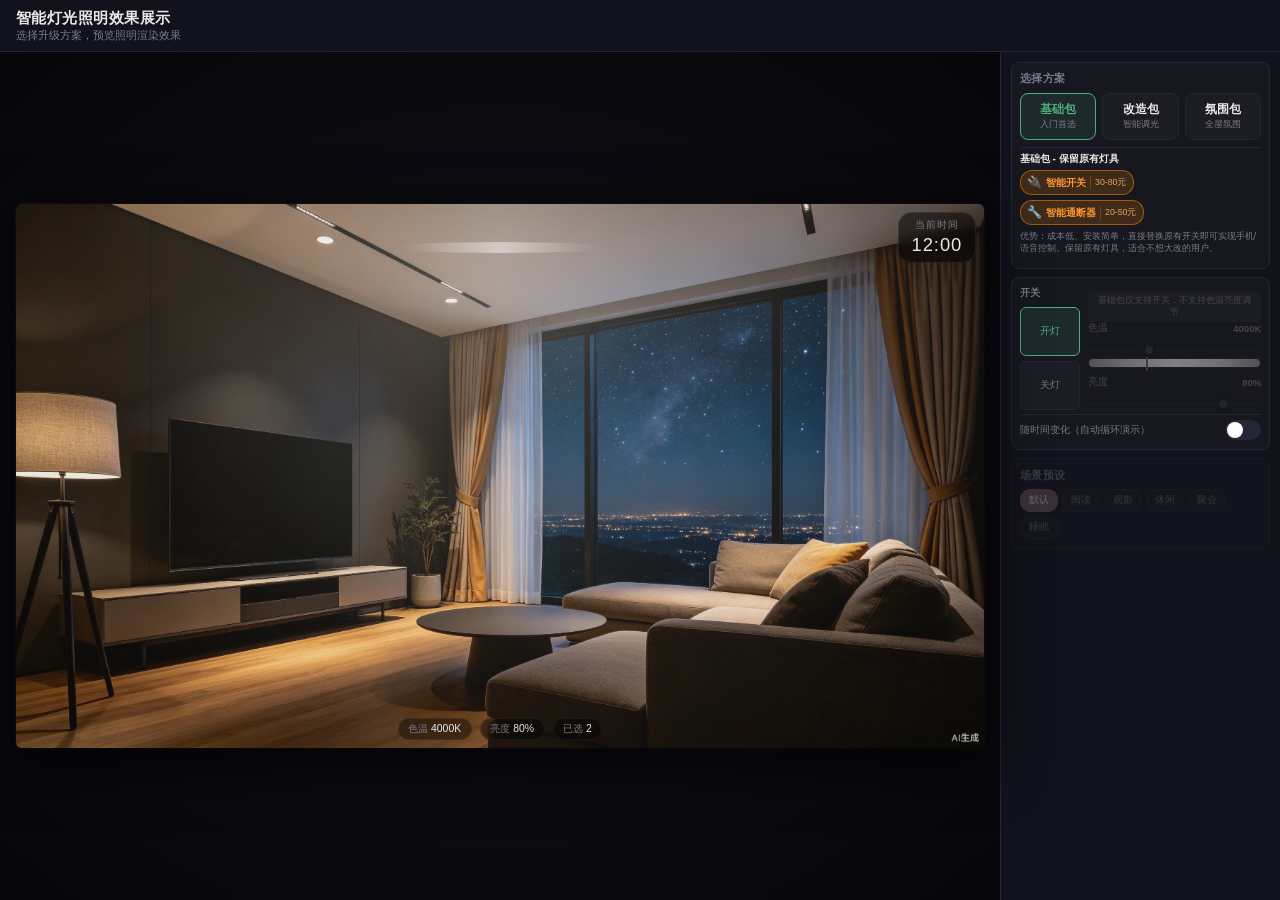
<file: assets/lighting-demo/smart-lighting-demo.html>
<!-- Generated by Trae Work -->
<!DOCTYPE html>
<html lang="zh-CN">
<head>
  <meta charset="UTF-8">
  <meta name="viewport" content="width=device-width, initial-scale=1.0">
  <title>智能灯光照明效果展示</title>
  <style>
    :root {
      --bg: #0a0a10;
      --bg2: #12121c;
      --ink: #e8e8e8;
      --muted: #7a7a8a;
      --rule: #252535;
      --accent: #e94560;
      --accent-dim: rgba(233,69,96,0.12);
      --green: #4caf7a;
      --green-dim: rgba(76,175,122,0.12);
      --blue: #5b8def;
      --blue-dim: rgba(91,141,239,0.12);
    }
    * { margin: 0; padding: 0; box-sizing: border-box; }
    body {
      font-family: -apple-system, BlinkMacSystemFont, "Segoe UI", Roboto, sans-serif;
      background: var(--bg); color: var(--ink);
      min-height: 100vh; display: flex; flex-direction: column;
      overflow: hidden;
    }
    header {
      padding: 0.5rem 1rem;
      background: var(--bg2);
      border-bottom: 1px solid var(--rule);
      display: flex; align-items: center; justify-content: space-between;
      flex-shrink: 0;
    }
    header h1 { font-size: 0.95rem; font-weight: 600; letter-spacing: 0.03em; }
    header .subtitle { font-size: 0.68rem; color: var(--muted); }
    .main-container { display: flex; flex: 1; min-height: 0; }

    /* 右侧控制面板 */
    .control-panel {
      width: 280px; min-width: 260px;
      background: var(--bg2); border-left: 1px solid var(--rule);
      padding: 0.6rem;
      overflow-y: auto;
      display: flex; flex-direction: column; gap: 0.5rem;
    }
    .panel-section {
      background: rgba(255,255,255,0.02);
      border: 1px solid var(--rule); border-radius: 8px; padding: 0.55rem 0.5rem;
    }
    .panel-section h3 {
      font-size: 0.7rem; font-weight: 600; margin-bottom: 0.4rem;
      color: var(--muted); text-transform: uppercase; letter-spacing: 0.05em;
    }

    /* 三包横向并列 */
    .pkg-select-row {
      display: flex; gap: 0.4rem;
      margin-bottom: 0.4rem;
    }
    .pkg-select-card {
      flex: 1;
      padding: 0.5rem 0.3rem;
      border-radius: 8px;
      border: 1.5px solid var(--rule);
      background: rgba(255,255,255,0.02);
      cursor: pointer;
      text-align: center;
      transition: all 0.2s;
      position: relative;
    }
    .pkg-select-card:hover { border-color: var(--muted); }
    .pkg-select-card.active-green { border-color: var(--green); background: var(--green-dim); }
    .pkg-select-card.active-blue { border-color: var(--blue); background: var(--blue-dim); }
    .pkg-select-card.active-red { border-color: var(--accent); background: var(--accent-dim); }
    .pkg-select-card input { position: absolute; opacity: 0; pointer-events: none; }
    .pkg-select-card .pkg-title { font-size: 0.72rem; font-weight: 600; margin-bottom: 0.15rem; }
    .pkg-select-card .pkg-tag { font-size: 0.55rem; color: var(--muted); }
    .pkg-select-card.active-green .pkg-title { color: var(--green); }
    .pkg-select-card.active-blue .pkg-title { color: var(--blue); }
    .pkg-select-card.active-red .pkg-title { color: var(--accent); }

    /* 包详情说明 */
    .pkg-detail {
      font-size: 0.6rem; color: var(--muted);
      line-height: 1.4;
      padding: 0.3rem 0;
      border-top: 1px solid var(--rule);
      margin-top: 0.3rem;
    }
    .pkg-detail-title {
      font-weight: 600; color: var(--ink); font-size: 0.64rem;
      margin-bottom: 0.2rem;
    }

    /* 标签式 items */
    .item-tags {
      display: flex; flex-wrap: wrap; gap: 0.3rem;
      margin: 0.2rem 0 0.3rem;
    }
    .item-tag {
      display: inline-flex; align-items: center; gap: 0.25rem;
      background: rgba(255,140,0,0.18);
      border: 1px solid rgba(255,140,0,0.5);
      border-radius: 12px;
      padding: 0.2rem 0.4rem;
      font-size: 0.6rem;
      color: var(--ink);
    }
    .item-tag .tag-icon { font-size: 0.75rem; }
    .item-tag .tag-name { font-weight: 600; color: #ff9a2e; }
    .item-tag .tag-price {
      color: #e0a060; font-size: 0.55rem;
      border-left: 1px solid rgba(255,140,0,0.3);
      padding-left: 0.25rem;
    }

    .pkg-note {
      font-size: 0.58rem; color: var(--muted);
      line-height: 1.35;
    }

    /* 开关 + 色温亮度 横向组合 */
    .ctrl-combo {
      display: flex; gap: 0.5rem;
      align-items: stretch;
    }
    .ctrl-combo .switch-col {
      display: flex; flex-direction: column; gap: 0.3rem;
      min-width: 60px;
      flex-shrink: 0;
    }
    .ctrl-combo .switch-col h3 {
      font-size: 0.6rem; color: var(--muted);
      margin-bottom: 0.1rem;
    }
    .mini-switch-btn {
      flex: 1;
      padding: 0.25rem 0;
      border-radius: 6px; border: 1px solid var(--rule);
      background: rgba(255,255,255,0.02); color: var(--muted);
      font-size: 0.6rem; cursor: pointer; transition: all 0.15s;
    }
    .mini-switch-btn:hover { border-color: var(--muted); color: var(--ink); }
    .mini-switch-btn.on { background: var(--green-dim); border-color: var(--green); color: var(--green); }
    .mini-switch-btn.off { background: var(--accent-dim); border-color: var(--accent); color: var(--accent); }
    .ctrl-combo .dimmer-col {
      flex: 1;
      min-width: 0;
    }

    /* 滑块 */
    .slider-group { margin-bottom: 0.5rem; }
    .slider-group:last-child { margin-bottom: 0; }
    .slider-label { display: flex; justify-content: space-between; align-items: center; margin-bottom: 0.15rem; font-size: 0.6rem; }
    .slider-value { font-weight: 600; color: var(--accent); font-size: 0.6rem; }
    .dimmer-col.disabled .slider-value { color: var(--muted); }
    .dimmer-col.disabled .slider-label { color: var(--muted); }
    .dimmer-col.disabled input[type="range"] { opacity: 0.4; }
    .dimmer-col .disabled-hint {
      display: none;
      font-size: 0.55rem;
      color: var(--muted);
      margin-top: 0.3rem;
      text-align: center;
      background: rgba(255,255,255,0.05);
      padding: 0.2rem 0.4rem;
      border-radius: 4px;
    }
    .dimmer-col.disabled .disabled-hint { display: block; }
    input[type="range"] {
      width: 100%; height: 4px; border-radius: 2px;
      background: var(--rule); outline: none;
      -webkit-appearance: none; appearance: none;
    }
    input[type="range"]::-webkit-slider-thumb {
      -webkit-appearance: none; width: 12px; height: 12px; border-radius: 50%;
      background: var(--accent); cursor: pointer; border: 2px solid var(--bg2);
    }
    input[type="range"]::-moz-range-thumb {
      width: 12px; height: 12px; border-radius: 50%;
      background: var(--accent); cursor: pointer; border: 2px solid var(--bg2);
    }
    .temp-preview {
      width: 100%; height: 10px; border-radius: 5px; margin-top: 0.15rem;
      background: linear-gradient(to right, #ff8c00, #ffd699, #ffffff, #cce5ff, #6699ff);
      position: relative; border: 1px solid var(--rule);
    }
    .temp-indicator {
      position: absolute; top: -2px; width: 2px; height: 14px;
      background: var(--accent); border-radius: 1px; transform: translateX(-50%);
      transition: left 0.1s;
    }

    /* 场景胶囊 */
    .scene-pills {
      display: flex; flex-wrap: wrap; gap: 0.25rem;
    }
    .scene-pill {
      padding: 0.25rem 0.5rem; border-radius: 10px;
      border: 1px solid var(--rule); background: rgba(255,255,255,0.02);
      color: var(--muted); font-size: 0.6rem; cursor: pointer;
      transition: all 0.15s; white-space: nowrap;
    }
    .scene-pill:hover { border-color: var(--muted); color: var(--ink); }
    .scene-pill.active { background: var(--accent); border-color: var(--accent); color: #fff; }

    /* 展示区 */
    .display-area {
      flex: 1; display: flex; align-items: center; justify-content: center;
      padding: 1rem; position: relative;
      background: radial-gradient(ellipse at center, #101018 0%, #06060a 100%);
    }
    .room-wrapper {
      position: relative; width: 100%; max-width: 1200px;
      aspect-ratio: 16/9; border-radius: 6px; overflow: hidden;
      box-shadow: 0 16px 60px rgba(0,0,0,0.7), 0 0 0 1px rgba(255,255,255,0.03);
    }
    .room-base {
      position: absolute; top: 0; left: 0; width: 100%; height: 100%;
      object-fit: cover; display: block;
    }
    /* 窗户天空叠加层 */
    .window-sky {
      position: absolute;
      left: 51%; top: 14%; width: 34%; height: 62%;
      background: linear-gradient(180deg, #4a90d9 0%, #87ceeb 40%, #c8e6f5 70%, #e8f4fc 100%);
      opacity: 0;
      transition: opacity 1.5s ease;
      border-radius: 3px 3px 0 0;
      mix-blend-mode: normal;
      pointer-events: none;
      /* 平行四边形 clip-path 匹配窗户形状：左右竖直，上下左低右高 */
      clip-path: polygon(12% 14%, 96% 1%, 96% 82%, 12% 95%);
    }
    .window-sky.night {
      background: linear-gradient(180deg, #0a0e27 0%, #1a1f4b 40%, #2a3060 70%, #1a2040 100%);
    }
    .window-sky.active { opacity: 0.85; }

    .room-dim {
      position: absolute; top: 0; left: 0; width: 100%; height: 100%;
      background: rgba(0,0,0,0.50);
      transition: opacity 1.5s ease;
    }
    #lightCanvas { position: absolute; top: 0; left: 0; width: 100%; height: 100%; pointer-events: none; mix-blend-mode: screen; }
    #specCanvas { position: absolute; top: 0; left: 0; width: 100%; height: 100%; pointer-events: none; mix-blend-mode: screen; opacity: 0.6; }
    .info-overlay {
      position: absolute; bottom: 0.5rem; left: 0.5rem; right: 0.5rem;
      display: flex; gap: 0.5rem; justify-content: center; pointer-events: none;
    }
    .info-pill {
      background: rgba(0,0,0,0.4); backdrop-filter: blur(6px);
      padding: 0.2rem 0.6rem; border-radius: 12px;
      font-size: 0.65rem; color: var(--muted);
      border: 1px solid rgba(255,255,255,0.05);
    }
    .info-pill strong { color: var(--ink); font-weight: 500; }

    /* 时钟 */
    .clock-display {
      position: absolute; top: 0.5rem; right: 0.5rem;
      background: rgba(0,0,0,0.5); backdrop-filter: blur(6px);
      padding: 0.35rem 0.8rem; border-radius: 14px;
      font-size: 1.15rem; color: var(--ink);
      border: 1px solid rgba(255,255,255,0.08);
      font-variant-numeric: tabular-nums;
      letter-spacing: 0.05em;
      pointer-events: none;
    }
    .clock-display .clock-label {
      font-size: 0.65rem; color: var(--muted);
      text-align: center;
      margin-bottom: 0.1rem;
    }

    /* 灰度禁用状态 */
    .disabled-section {
      opacity: 0.35;
      pointer-events: none;
      filter: grayscale(0.8);
      transition: opacity 0.3s, filter 0.3s;
    }
    .disabled-section.enabled {
      opacity: 1;
      pointer-events: auto;
      filter: grayscale(0);
    }

    /* 随时间变化 */
    .time-toggle {
      display: flex; align-items: center; gap: 0.4rem;
      margin-top: 0.3rem;
      padding-top: 0.3rem;
      border-top: 1px solid var(--rule);
    }
    .time-toggle-label {
      font-size: 0.6rem; color: var(--muted); flex: 1; line-height: 1.3;
    }
    .toggle-switch {
      position: relative; width: 36px; height: 20px;
      background: var(--rule); border-radius: 10px;
      cursor: pointer; transition: background 0.2s;
      flex-shrink: 0;
    }
    .toggle-switch.active { background: var(--green); }
    .toggle-switch::after {
      content: ''; position: absolute; top: 2px; left: 2px;
      width: 16px; height: 16px; border-radius: 50%;
      background: #fff; transition: transform 0.2s;
    }
    .toggle-switch.active::after { transform: translateX(16px); }

    .hidden { display: none !important; }

    @media (max-width: 800px) {
      .main-container { flex-direction: column; }
      .control-panel { width: 100%; min-width: auto; border-left: none; border-top: 1px solid var(--rule); max-height: 45vh; }
    }
  </style>
</head>
<body>
  <header>
    <div>
      <h1>智能灯光照明效果展示</h1>
      <div class="subtitle">选择升级方案，预览照明渲染效果</div>
    </div>
  </header>
  <div class="main-container">
    <div class="display-area">
      <div class="room-wrapper" id="roomWrapper">
        <img class="room-base" id="roomBaseImg" src="[data-uri]" alt="room">
        <div class="window-sky" id="windowSky"></div>
        <div class="room-dim" id="roomDim"></div>
        <canvas id="lightCanvas"></canvas>
        <canvas id="specCanvas"></canvas>
        <div class="clock-display" id="clockDisplay">
          <div class="clock-label">当前时间</div>
          <span id="clockTime">--:--</span>
        </div>
        <div class="info-overlay">
          <div class="info-pill">色温 <strong id="infoTemp">4000K</strong></div>
          <div class="info-pill">亮度 <strong id="infoBrightness">80%</strong></div>
          <div class="info-pill">已选 <strong id="infoLights">0</strong></div>
        </div>
      </div>
    </div>

    <aside class="control-panel">
      <!-- 三包选择 -->
      <div class="panel-section">
        <h3>选择方案</h3>
        <div class="pkg-select-row">
          <div class="pkg-select-card active-green" data-pkg="base" onclick="selectPackage('base')">
            <input type="radio" name="pkg" value="base" checked>
            <div class="pkg-title">基础包</div>
            <div class="pkg-tag">入门首选</div>
          </div>
          <div class="pkg-select-card" data-pkg="upgrade" onclick="selectPackage('upgrade')">
            <input type="radio" name="pkg" value="upgrade">
            <div class="pkg-title">改造包</div>
            <div class="pkg-tag">智能调光</div>
          </div>
          <div class="pkg-select-card" data-pkg="amb" onclick="selectPackage('amb')">
            <input type="radio" name="pkg" value="amb">
            <div class="pkg-title">氛围包</div>
            <div class="pkg-tag">全屋氛围</div>
          </div>
        </div>

        <!-- 基础包详情 -->
        <div class="pkg-detail" id="detail-base">
          <div class="pkg-detail-title">基础包 - 保留原有灯具</div>
          <div class="item-tags">
            <div class="item-tag"><span class="tag-icon">🔌</span><span class="tag-name">智能开关</span><span class="tag-price">30-80元</span></div>
            <div class="item-tag"><span class="tag-icon">🔧</span><span class="tag-name">智能通断器</span><span class="tag-price">20-50元</span></div>
          </div>
          <div class="pkg-note">优势：成本低、安装简单，直接替换原有开关即可实现手机/语音控制。保留原有灯具，适合不想大改的用户。</div>
        </div>

        <!-- 改造包详情 -->
        <div class="pkg-detail hidden" id="detail-upgrade">
          <div class="pkg-detail-title">改造包 - 替换光源</div>
          <div class="item-tags">
            <div class="item-tag"><span class="tag-icon">💡</span><span class="tag-name">智能灯泡</span><span class="tag-price">40-120元</span></div>
            <div class="item-tag"><span class="tag-icon">🔅</span><span class="tag-name">智能灯盘</span><span class="tag-price">80-300元</span></div>
          </div>
          <div class="pkg-note">优势：无需更换灯具底座，直接替换光源即可。支持渐亮渐灭、色温无级调节，舒适不刺眼。</div>
        </div>

        <!-- 氛围包详情 -->
        <div class="pkg-detail hidden" id="detail-amb">
          <div class="pkg-detail-title">氛围包 - 多场景搭配</div>
          <div class="item-tags">
            <div class="item-tag"><span class="tag-icon">🔅</span><span class="tag-name">筒灯</span><span class="tag-price">30-100元</span></div>
            <div class="item-tag"><span class="tag-icon">🔦</span><span class="tag-name">射灯</span><span class="tag-price">30-100元</span></div>
            <div class="item-tag"><span class="tag-icon">〰️</span><span class="tag-name">灯带</span><span class="tag-price">50-200元/米</span></div>
            <div class="item-tag"><span class="tag-icon">🪟</span><span class="tag-name">窗帘灯带</span><span class="tag-price">50-200元/米</span></div>
          </div>
          <div class="pkg-note">优势：多光源搭配，可打造阅读、观影、聚会等多场景氛围。筒射灯提供重点照明，灯带勾勒空间轮廓。</div>
        </div>
      </div>

      <!-- 组合控制区：开关 + 色温亮度 -->
      <div class="panel-section" id="ctrlCombo">
        <div class="ctrl-combo">
          <!-- 开关列 -->
          <div class="switch-col" id="switchCol">
            <h3>开关</h3>
            <button class="mini-switch-btn on" id="btnOn" onclick="setLightOn(true)">开灯</button>
            <button class="mini-switch-btn off" id="btnOff" onclick="setLightOn(false)">关灯</button>
          </div>
          <!-- 色温亮度列 -->
          <div class="dimmer-col" id="dimmerCol">
            <div class="disabled-hint">基础包仅支持开关，不支持色温亮度调节</div>
            <div class="slider-group">
              <div class="slider-label">
                <span>色温</span>
                <span class="slider-value" id="tempValue">4000K</span>
              </div>
              <input type="range" id="tempSlider" min="2700" max="6500" value="4000" oninput="setTemp(this.value)">
              <div class="temp-preview">
                <div class="temp-indicator" id="tempIndicator" style="left:35%"></div>
              </div>
            </div>
            <div class="slider-group">
              <div class="slider-label">
                <span>亮度</span>
                <span class="slider-value" id="brightnessValue">80%</span>
              </div>
              <input type="range" id="brightnessSlider" min="0" max="100" value="80" oninput="setBrightness(this.value)">
            </div>
          </div>
        </div>
        <div class="time-toggle" id="timeToggleWrap" onclick="toggleTimeMode()">
          <span class="time-toggle-label">随时间变化（自动循环演示）</span>
          <div class="toggle-switch" id="timeToggle"></div>
        </div>
      </div>

      <!-- 场景预设 -->
      <div class="panel-section disabled-section" id="ctrlScene">
        <h3>场景预设</h3>
        <div class="scene-pills">
          <button class="scene-pill active" data-scene="default" onclick="applyScene('default')">默认</button>
          <button class="scene-pill" data-scene="reading" onclick="applyScene('reading')">阅读</button>
          <button class="scene-pill" data-scene="movie" onclick="applyScene('movie')">观影</button>
          <button class="scene-pill" data-scene="relax" onclick="applyScene('relax')">休闲</button>
          <button class="scene-pill" data-scene="party" onclick="applyScene('party')">聚会</button>
          <button class="scene-pill" data-scene="sleep" onclick="applyScene('sleep')">睡眠</button>
        </div>
      </div>
    </aside>
  </div>

  <script>
    (function() {
      const SCENES = {
        default: { lights: { downlight:true, spotlight:false, strip:false, tvstrip:false, curtainstrip:false }, temp:4000, brightness:80 },
        reading: { lights: { downlight:true, spotlight:true, strip:false, tvstrip:false, curtainstrip:false }, temp:4500, brightness:90 },
        movie:   { lights: { downlight:false, spotlight:false, strip:true, tvstrip:true, curtainstrip:true }, temp:3000, brightness:30 },
        relax:   { lights: { downlight:false, spotlight:false, strip:true, tvstrip:false, curtainstrip:true }, temp:3000, brightness:50 },
        party:   { lights: { downlight:true, spotlight:true, strip:true, tvstrip:true, curtainstrip:true }, temp:4000, brightness:100 },
        sleep:   { lights: { downlight:false, spotlight:false, strip:false, tvstrip:false, curtainstrip:true }, temp:2700, brightness:15 }
      };

      const state = {
        pkg: 'base',
        lights: { switch: false, breaker: false, bulb: false, panel: false, downlight: false, spotlight: false, strip: false, tvstrip: false, curtainstrip: false },
        targetBrightness: 80,
        renderBrightness: 80,
        temperature: 4000,
        scene: 'default',
        timeMode: false,
        lightsOn: false,
        demoHour: 12  // 演示时钟，0-23
      };

      const canvas = document.getElementById('lightCanvas');
      const ctx = canvas.getContext('2d');
      const specCanvas = document.getElementById('specCanvas');
      const specCtx = specCanvas.getContext('2d');
      const wrapper = document.getElementById('roomWrapper');
      const dimEl = document.getElementById('roomDim');
      const windowSky = document.getElementById('windowSky');

      function resizeCanvas() {
        const rect = wrapper.getBoundingClientRect();
        canvas.width = rect.width; canvas.height = rect.height;
        specCanvas.width = rect.width; specCanvas.height = rect.height;
        renderLights();
      }

      function tempToRGB(temp) {
        let r, g, b;
        temp = temp / 100;
        if (temp <= 66) {
          r = 255;
          g = 99.4708025861 * Math.log(temp) - 161.1195681661;
          b = temp <= 19 ? 0 : 138.5177312231 * Math.log(temp - 10) - 305.0447927307;
        } else {
          r = 329.698727446 * Math.pow(temp - 60, -0.1332047592);
          g = 288.1221695283 * Math.pow(temp - 60, -0.0755148492);
          b = 255;
        }
        return { r: Math.max(0, Math.min(255, Math.round(r))), g: Math.max(0, Math.min(255, Math.round(g))), b: Math.max(0, Math.min(255, Math.round(b))) };
      }
      function c(rgb, a) { return 'rgba(' + rgb.r + ',' + rgb.g + ',' + rgb.b + ',' + a + ')'; }
      function cw(r, g, b, a) { return 'rgba(' + r + ',' + g + ',' + b + ',' + a + ')'; }

      function renderLights() {
        const w = canvas.width, h = canvas.height;
        ctx.clearRect(0, 0, w, h);
        specCtx.clearRect(0, 0, w, h);

        const rgb = tempToRGB(state.temperature);
        const effectiveAlpha = state.renderBrightness / 100;
        const activeCount = Object.values(state.lights).filter(v => v).length;

        // 遮罩随亮度变化
        dimEl.style.opacity = Math.max(0, 0.60 - effectiveAlpha * 0.55);

        // === 智能灯泡 ===
        if (state.lights.bulb) {
          const bx = 0.10 * w, by = 0.55 * h;
          const g1 = ctx.createRadialGradient(bx, by, 0, bx, by, w * 0.22);
          g1.addColorStop(0, cw(Math.min(255, rgb.r+25), Math.min(255, rgb.g+15), Math.min(255, rgb.b+10), effectiveAlpha * 0.55));
          g1.addColorStop(0.3, c(rgb, effectiveAlpha * 0.18));
          g1.addColorStop(1, 'rgba(0,0,0,0)');
          ctx.fillStyle = g1; ctx.beginPath(); ctx.arc(bx, by, w * 0.22, 0, Math.PI * 2); ctx.fill();
          const g2 = ctx.createRadialGradient(bx, by - h * 0.03, 0, bx, by - h * 0.03, w * 0.03);
          g2.addColorStop(0, cw(255, 255, 255, effectiveAlpha * 0.8)); g2.addColorStop(1, 'rgba(0,0,0,0)');
          ctx.fillStyle = g2; ctx.beginPath(); ctx.ellipse(bx, by - h * 0.03, w * 0.03, h * 0.02, 0, 0, Math.PI * 2); ctx.fill();
          const g3 = ctx.createRadialGradient(bx, h * 0.82, 0, bx, h * 0.82, w * 0.08);
          g3.addColorStop(0, c(rgb, effectiveAlpha * 0.08)); g3.addColorStop(1, 'rgba(0,0,0,0)');
          ctx.fillStyle = g3; ctx.beginPath(); ctx.ellipse(bx, h * 0.82, w * 0.08, h * 0.015, 0, 0, Math.PI * 2); ctx.fill();
        }

        // === 智能灯盘 ===
        if (state.lights.panel) {
          const cx = 0.50 * w, cy = 0.08 * h;
          const g1 = ctx.createRadialGradient(cx, cy, 0, cx, cy, Math.max(w, h) * 0.95);
          g1.addColorStop(0, cw(Math.min(255, rgb.r+40), Math.min(255, rgb.g+40), Math.min(255, rgb.b+40), effectiveAlpha * 0.45));
          g1.addColorStop(0.15, c(rgb, effectiveAlpha * 0.30));
          g1.addColorStop(0.4, c(rgb, effectiveAlpha * 0.10));
          g1.addColorStop(0.7, c(rgb, effectiveAlpha * 0.03));
          g1.addColorStop(1, 'rgba(0,0,0,0)');
          ctx.fillStyle = g1; ctx.fillRect(0, 0, w, h);
          const g2 = ctx.createRadialGradient(cx, cy, 0, cx, cy, w * 0.05);
          g2.addColorStop(0, cw(255, 255, 255, effectiveAlpha * 0.8));
          g2.addColorStop(0.5, c(rgb, effectiveAlpha * 0.3));
          g2.addColorStop(1, 'rgba(0,0,0,0)');
          ctx.fillStyle = g2;
          ctx.beginPath(); ctx.ellipse(cx, cy, w * 0.05, h * 0.018, 0, 0, Math.PI * 2); ctx.fill();
          const g3 = ctx.createRadialGradient(w * 0.5, h * 0.82, 0, w * 0.5, h * 0.82, w * 0.4);
          g3.addColorStop(0, c(rgb, effectiveAlpha * 0.06)); g3.addColorStop(1, 'rgba(0,0,0,0)');
          ctx.fillStyle = g3; ctx.fillRect(0, h * 0.6, w, h * 0.4);
        }

        // === 筒灯 ===
        if (state.lights.downlight) {
          const positions = [
            { x: 0.22, y: 0.06, fx: 0.25, fy: 0.75 },
            { x: 0.38, y: 0.05, fx: 0.40, fy: 0.72 },
            { x: 0.62, y: 0.05, fx: 0.60, fy: 0.72 },
            { x: 0.78, y: 0.06, fx: 0.75, fy: 0.75 }
          ];
          positions.forEach(pos => {
            const sx = pos.x * w, sy = pos.y * h, fx = pos.fx * w, fy = pos.fy * h;
            const g = ctx.createRadialGradient(sx, sy, 0, fx, fy, w * 0.12);
            g.addColorStop(0, c(rgb, effectiveAlpha * 0.55)); g.addColorStop(0.4, c(rgb, effectiveAlpha * 0.15)); g.addColorStop(1, 'rgba(0,0,0,0)');
            ctx.fillStyle = g;
            ctx.beginPath(); ctx.moveTo(sx - w * 0.02, sy); ctx.lineTo(sx + w * 0.02, sy);
            ctx.lineTo(fx + w * 0.06, fy); ctx.lineTo(fx - w * 0.06, fy); ctx.closePath(); ctx.fill();
            const gs = ctx.createRadialGradient(fx, fy, 0, fx, fy, w * 0.07);
            gs.addColorStop(0, c(rgb, effectiveAlpha * 0.30)); gs.addColorStop(1, 'rgba(0,0,0,0)');
            ctx.fillStyle = gs; ctx.beginPath(); ctx.ellipse(fx, fy, w * 0.07, h * 0.02, 0, 0, Math.PI * 2); ctx.fill();
          });
        }

        // === 射灯 ===
        if (state.lights.spotlight) {
          const spots = [
            { x: 0.18, y: 0.05, tx: 0.20, ty: 0.40 },
            { x: 0.82, y: 0.05, tx: 0.78, ty: 0.40 }
          ];
          spots.forEach(pos => {
            const sx = pos.x * w, sy = pos.y * h, tx = pos.tx * w, ty = pos.ty * h;
            const g = ctx.createRadialGradient(sx, sy, 0, tx, ty, w * 0.08);
            g.addColorStop(0, c(rgb, effectiveAlpha * 0.5)); g.addColorStop(0.5, c(rgb, effectiveAlpha * 0.15)); g.addColorStop(1, 'rgba(0,0,0,0)');
            ctx.fillStyle = g;
            ctx.beginPath(); ctx.moveTo(sx - w * 0.008, sy); ctx.lineTo(sx + w * 0.008, sy);
            ctx.lineTo(tx + w * 0.04, ty); ctx.lineTo(tx - w * 0.04, ty); ctx.closePath(); ctx.fill();
            const gs = ctx.createRadialGradient(tx, ty, 0, tx, ty, w * 0.05);
            gs.addColorStop(0, c(rgb, effectiveAlpha * 0.35)); gs.addColorStop(1, 'rgba(0,0,0,0)');
            ctx.fillStyle = gs; ctx.beginPath(); ctx.ellipse(tx, ty, w * 0.05, h * 0.06, 0, 0, Math.PI * 2); ctx.fill();
          });
        }

        // === 灯带 ===
        if (state.lights.strip) {
          const g1 = ctx.createLinearGradient(0, 0, 0, h * 0.12);
          g1.addColorStop(0, c(rgb, effectiveAlpha * 0.45)); g1.addColorStop(0.4, c(rgb, effectiveAlpha * 0.15)); g1.addColorStop(1, 'rgba(0,0,0,0)');
          ctx.fillStyle = g1; ctx.fillRect(0, 0, w, h * 0.12);
          const g2 = ctx.createLinearGradient(w * 0.05, h * 0.25, w * 0.25, h * 0.25);
          g2.addColorStop(0, c(rgb, effectiveAlpha * 0.20)); g2.addColorStop(0.5, c(rgb, effectiveAlpha * 0.25)); g2.addColorStop(1, 'rgba(0,0,0,0)');
          ctx.fillStyle = g2; ctx.fillRect(0, h * 0.22, w * 0.28, h * 0.35);
        }

        // === 电视背光 ===
        if (state.lights.tvstrip) {
          const tcx = 0.20 * w, tcy = 0.33 * h;
          const g1 = ctx.createRadialGradient(tcx, tcy, 0, tcx, tcy, w * 0.10);
          g1.addColorStop(0, cw(Math.min(255, rgb.r+20), Math.min(255, rgb.g+15), Math.min(255, rgb.b+10), effectiveAlpha * 0.35));
          g1.addColorStop(0.5, c(rgb, effectiveAlpha * 0.15));
          g1.addColorStop(1, 'rgba(0,0,0,0)');
          ctx.fillStyle = g1; ctx.beginPath(); ctx.arc(tcx, tcy, w * 0.10, 0, Math.PI * 2); ctx.fill();
          const g2 = ctx.createRadialGradient(tcx, tcy, 0, tcx, tcy, w * 0.06);
          g2.addColorStop(0, cw(255, 255, 255, effectiveAlpha * 0.25));
          g2.addColorStop(1, 'rgba(0,0,0,0)');
          ctx.fillStyle = g2; ctx.beginPath();
          ctx.ellipse(tcx, tcy, w * 0.055, h * 0.065, 0, 0, Math.PI * 2); ctx.fill();
        }

        // === 窗帘盒灯带 ===
        if (state.lights.curtainstrip) {
          const g1 = ctx.createLinearGradient(w * 0.55, h * 0.15, w * 0.55, h * 0.45);
          g1.addColorStop(0, c(rgb, effectiveAlpha * 0.35));
          g1.addColorStop(0.6, c(rgb, effectiveAlpha * 0.12));
          g1.addColorStop(1, 'rgba(0,0,0,0)');
          ctx.fillStyle = g1; ctx.fillRect(w * 0.50, h * 0.15, w * 0.35, h * 0.30);
          const g2 = ctx.createLinearGradient(w * 0.55, h * 0.10, w * 0.55, h * 0.16);
          g2.addColorStop(0, cw(255, 255, 255, effectiveAlpha * 0.5));
          g2.addColorStop(1, 'rgba(0,0,0,0)');
          ctx.fillStyle = g2; ctx.fillRect(w * 0.52, h * 0.10, w * 0.32, h * 0.06);
          const g3 = ctx.createRadialGradient(w * 0.62, h * 0.35, 0, w * 0.62, h * 0.35, w * 0.06);
          g3.addColorStop(0, c(rgb, effectiveAlpha * 0.20)); g3.addColorStop(1, 'rgba(0,0,0,0)');
          ctx.fillStyle = g3; ctx.beginPath(); ctx.ellipse(w * 0.62, h * 0.35, w * 0.06, h * 0.08, 0, 0, Math.PI * 2); ctx.fill();
        }

        // === 基础包（缓亮缓灭） ===
        if ((state.lights.switch || state.lights.breaker) && state.pkg === 'base') {
          const cx = 0.50 * w, cy = 0.08 * h;
          const g1 = ctx.createRadialGradient(cx, cy, 0, cx, cy, Math.max(w, h) * 0.85);
          g1.addColorStop(0, cw(255, 252, 245, effectiveAlpha * 0.40));
          g1.addColorStop(0.2, cw(255, 250, 240, effectiveAlpha * 0.20));
          g1.addColorStop(0.5, cw(255, 248, 235, effectiveAlpha * 0.06));
          g1.addColorStop(1, 'rgba(0,0,0,0)');
          ctx.fillStyle = g1; ctx.fillRect(0, 0, w, h);
          const g2 = ctx.createRadialGradient(cx, cy, 0, cx, cy, w * 0.12);
          g2.addColorStop(0, cw(255, 255, 255, effectiveAlpha * 0.60));
          g2.addColorStop(0.6, cw(255, 252, 245, effectiveAlpha * 0.15));
          g2.addColorStop(1, 'rgba(0,0,0,0)');
          ctx.fillStyle = g2;
          ctx.beginPath(); ctx.ellipse(cx, cy, w * 0.12, h * 0.01, 0, 0, Math.PI * 2); ctx.fill();
        }

        if (activeCount > 0 && effectiveAlpha > 0) {
          ctx.fillStyle = c(rgb, effectiveAlpha * 0.02 * activeCount); ctx.fillRect(0, 0, w, h);
        }
      }

      // 渐变动画引擎
      let animating = false;
      let transitionStart = 0;
      let transitionDuration = 800;
      let transitionFrom = 0;

      function startTransition(duration) {
        transitionDuration = duration || 800;
        transitionFrom = state.renderBrightness;
        transitionStart = performance.now();
        animating = true;
        clearTimeout(window._animTimer);
        window._animTimer = setTimeout(animateTick, 16);
      }
      function animateTick() {
        const elapsed = performance.now() - transitionStart;
        const progress = Math.min(elapsed / transitionDuration, 1);
        const ease = 1 - Math.pow(1 - progress, 3); // easeOutCubic
        state.renderBrightness = transitionFrom + (state.targetBrightness - transitionFrom) * ease;

        // 同步处理滑块动画
        if (sliderAnimating) {
          const sElapsed = performance.now() - sliderAnimStart;
          const sProgress = Math.min(sElapsed / sliderAnimDuration, 1);
          const sEase = 1 - Math.pow(1 - sProgress, 3);
          const sCurrent = sliderAnimFrom + (sliderAnimTo - sliderAnimFrom) * sEase;
          document.getElementById('brightnessSlider').value = sCurrent;
          document.getElementById('brightnessValue').textContent = Math.round(sCurrent) + '%';
          document.getElementById('infoBrightness').textContent = Math.round(sCurrent) + '%';
          if (sProgress >= 1) sliderAnimating = false;
        }

        if (progress >= 1) {
          state.renderBrightness = state.targetBrightness;
          animating = false;
          // 渐暗完成后清除灯光状态
          if (state.targetBrightness === 0 && !state.lightsOn) {
            Object.keys(state.lights).forEach(k => state.lights[k] = false);
          }
        }
        renderLights();
        updateUI();
        // 继续下一帧
        const stillRunning = animating || sliderAnimating;
        if (stillRunning) {
          clearTimeout(window._animTimer);
          window._animTimer = setTimeout(animateTick, 16);
        }
      }

      // 滑块缓动动画（仅设置目标，由 animateTick 统一驱动）
      let sliderAnimStart = 0;
      let sliderAnimFrom = 0;
      let sliderAnimTo = 0;
      let sliderAnimDuration = 800;
      let sliderAnimating = false;

      function animateSliderTo(targetValue, duration) {
        sliderAnimFrom = parseFloat(document.getElementById('brightnessSlider').value);
        sliderAnimTo = targetValue;
        sliderAnimDuration = duration || 800;
        sliderAnimStart = performance.now();
        sliderAnimating = true;
        // 不再自行启动 rAF，由 startTransition 统一管理
      }

      // 合并到 animateTick 中
      // animateTick 已在上方定义，其中会检查 sliderAnimating 来更新滑块

      // 时钟更新
      function updateClock() {
        const hour = state.demoHour;
        const min = 0;
        const display = String(hour).padStart(2, '0') + ':' + String(min).padStart(2, '0');
        document.getElementById('clockTime').textContent = display;
      }

      // 随时间变化（周期性演示）
      let timeInterval = null;
      let demoInterval = null;

      function applyDemoHour(hour) {
        state.demoHour = hour;
        updateClock();
        const isDay = hour >= 6 && hour < 18;
        // 控制窗户天空
        if (isDay) {
          windowSky.classList.add('active');
          windowSky.classList.remove('night');
          dimEl.style.opacity = Math.max(0, 0.20 - (state.renderBrightness/100) * 0.15);
        } else {
          windowSky.classList.remove('active');
          windowSky.classList.add('night');
          dimEl.style.opacity = Math.max(0, 0.60 - (state.renderBrightness/100) * 0.55);
        }
        // 基础包不调节色温亮度
        if (state.pkg === 'base') {
          if (state.lightsOn) {
            state.targetBrightness = isDay ? 100 : 50;
            animateSliderTo(state.targetBrightness, 600);
            startTransition();
          }
          return;
        }
        // 改造包/氛围包根据时间调节
        if (isDay) {
          state.temperature = 5000 + Math.round((hour - 6) / 12 * 1500);
          state.targetBrightness = state.lightsOn ? 90 : 0;
        } else {
          state.temperature = 2700 + Math.round(((hour + 24 - 18) % 24) / 12 * 1300);
          state.targetBrightness = state.lightsOn ? 40 : 0;
        }
        document.getElementById('tempSlider').value = state.temperature;
        if (state.lightsOn) {
          animateSliderTo(state.targetBrightness, 600);
          startTransition();
        }
        updateUI();
      }

      function startDemoCycle() {
        // 每 2.5 秒推进 2 小时，循环演示
        applyDemoHour(state.demoHour);
        demoInterval = setInterval(() => {
          state.demoHour = (state.demoHour + 2) % 24;
          applyDemoHour(state.demoHour);
        }, 1250);
      }

      function stopDemoCycle() {
        if (demoInterval) clearInterval(demoInterval);
        if (timeInterval) clearInterval(timeInterval);
        demoInterval = null;
        timeInterval = null;
        windowSky.classList.remove('active');
        windowSky.classList.add('night');
        dimEl.style.opacity = Math.max(0, 0.60 - (state.renderBrightness/100) * 0.55);
      }

      window.selectPackage = function(pkg) {
        state.pkg = pkg;
        document.querySelectorAll('.pkg-select-card input').forEach(r => { r.checked = r.value === pkg; });
        document.querySelectorAll('.pkg-select-card').forEach(card => {
          card.classList.remove('active-green', 'active-blue', 'active-red');
        });
        const activeCard = document.querySelector('.pkg-select-card[data-pkg="' + pkg + '"]');
        if (activeCard) {
          if (pkg === 'base') activeCard.classList.add('active-green');
          else if (pkg === 'upgrade') activeCard.classList.add('active-blue');
          else activeCard.classList.add('active-red');
        }

        document.getElementById('detail-base').classList.toggle('hidden', pkg !== 'base');
        document.getElementById('detail-upgrade').classList.toggle('hidden', pkg !== 'upgrade');
        document.getElementById('detail-amb').classList.toggle('hidden', pkg !== 'amb');

        Object.keys(state.lights).forEach(k => state.lights[k] = false);
        state.scene = 'default';
        state.lightsOn = false;
        state.targetBrightness = 0;

        if (pkg === 'base') {
          state.lights.switch = true;
          state.lights.breaker = true;
        } else if (pkg === 'upgrade') {
          state.lights.bulb = true;
          state.lights.panel = true;
        } else if (pkg === 'amb') {
          state.lights.downlight = true;
          state.lights.strip = true;
          state.lights.tvstrip = true;
          state.lights.curtainstrip = true;
        }

        state.lightsOn = true;
        state.targetBrightness = 80;
        state.renderBrightness = 0; // 从0开始渐亮
        state.temperature = 4000;
        document.getElementById('tempSlider').value = 4000;
        document.getElementById('brightnessSlider').value = 0;
        animateSliderTo(80, 800);
        startTransition(800);
        updateUI();
      };

      window.setLightOn = function(on) {
        state.lightsOn = on;
        if (state.pkg === 'base') {
          state.lights.switch = on;
          state.lights.breaker = on;
          // 基础包：瞬间开关，无渐变
          state.targetBrightness = on ? 80 : 0;
          state.renderBrightness = state.targetBrightness;
          document.getElementById('brightnessSlider').value = state.targetBrightness;
          document.getElementById('brightnessValue').textContent = Math.round(state.targetBrightness) + '%';
          document.getElementById('infoBrightness').textContent = Math.round(state.targetBrightness) + '%';
          renderLights();
          updateUI();
          return;
        }
        // 开灯：设置灯光状态 + 渐亮
        if (on) {
          if (state.pkg === 'upgrade') {
            state.lights.bulb = true;
            state.lights.panel = true;
          } else if (state.pkg === 'amb') {
            state.lights.downlight = true;
            state.lights.strip = true;
            state.lights.tvstrip = true;
            state.lights.curtainstrip = true;
          }
          state.targetBrightness = 80;
          animateSliderTo(80, 800);
          startTransition(800);
        } else {
          // 关灯：不改变灯光开关状态，仅渐暗到0
          // 灯光状态在亮度降到0后再清除
          state.targetBrightness = 0;
          animateSliderTo(0, 1500);
          startTransition(1500);
        }
        updateUI();
      };

      window.setTemp = function(v) {
        if (state.pkg === 'base') return; // 基础包禁止调节
        state.temperature = parseInt(v);
        state.scene = 'custom';
        document.querySelectorAll('.scene-pill').forEach(b => b.classList.remove('active'));
        updateUI();
      };

      window.setBrightness = function(v) {
        if (state.pkg === 'base') return; // 基础包禁止调节
        state.targetBrightness = parseInt(v);
        state.renderBrightness = state.targetBrightness;
        state.scene = 'custom';
        state.lightsOn = state.targetBrightness > 0;
        document.querySelectorAll('.scene-pill').forEach(b => b.classList.remove('active'));
        startTransition();
        updateUI();
      };

      window.applyScene = function(name) {
        if (state.pkg !== 'amb') return;
        const scene = SCENES[name];
        if (!scene) return;
        state.scene = name;
        Object.keys(scene.lights).forEach(k => state.lights[k] = scene.lights[k]);
        state.temperature = scene.temp;
        state.targetBrightness = scene.brightness;
        state.lightsOn = scene.brightness > 0;
        document.getElementById('tempSlider').value = scene.temp;
        animateSliderTo(scene.brightness, 600);
        startTransition();
        updateUI();
      };

      window.toggleTimeMode = function() {
        state.timeMode = !state.timeMode;
        const toggle = document.getElementById('timeToggle');
        toggle.classList.toggle('active', state.timeMode);
        if (state.timeMode) {
          state.demoHour = 6; // 从早上6点开始演示
          startDemoCycle();
        } else {
          stopDemoCycle();
        }
        updateUI();
      };

      function updateUI() {
        document.getElementById('tempValue').textContent = state.temperature + 'K';
        if (!animating && !sliderAnimating) {
          document.getElementById('brightnessValue').textContent = Math.round(state.targetBrightness) + '%';
        }
        document.getElementById('infoTemp').textContent = state.temperature + 'K';
        document.getElementById('infoLights').textContent = Object.values(state.lights).filter(v => v).length;
        document.getElementById('tempIndicator').style.left = ((state.temperature - 2700) / (6500 - 2700) * 100) + '%';

        document.querySelectorAll('.scene-pill').forEach(btn => {
          btn.classList.toggle('active', btn.dataset.scene === state.scene);
        });

        if (state.lightsOn) {
          document.getElementById('btnOn').classList.add('on');
          document.getElementById('btnOff').classList.remove('off');
        } else {
          document.getElementById('btnOn').classList.remove('on');
          document.getElementById('btnOff').classList.add('off');
        }

        // 场景控制区启用/禁用
        const ctrlScene = document.getElementById('ctrlScene');
        if (state.pkg === 'amb') {
          ctrlScene.classList.add('enabled');
        } else {
          ctrlScene.classList.remove('enabled');
        }

        // 基础包：禁用色温亮度调节
        const dimmerCol = document.getElementById('dimmerCol');
        if (state.pkg === 'base') {
          dimmerCol.classList.add('disabled');
          dimmerCol.style.opacity = '0.45';
          dimmerCol.style.pointerEvents = 'none';
          dimmerCol.style.filter = 'grayscale(1)';
        } else {
          dimmerCol.classList.remove('disabled');
          dimmerCol.style.opacity = '1';
          dimmerCol.style.pointerEvents = 'auto';
          dimmerCol.style.filter = 'grayscale(0)';
        }

        renderLights();
      }

      window.addEventListener('resize', resizeCanvas);
      const baseImg = document.getElementById('roomBaseImg');
      if (baseImg.complete) { resizeCanvas(); } else { baseImg.addEventListener('load', resizeCanvas); }
      // 初始状态
      state.lights.switch = true;
      state.lights.breaker = true;
      state.lightsOn = true;
      state.targetBrightness = 80;
      state.renderBrightness = 80;
      document.getElementById('brightnessSlider').value = 80;
      updateClock();
      updateUI();
    })();
  </script>
</body>
</html>
</file>
<file: css/style.css>
/* =============================================
   智家清单 - 全局样式和通用组件 (黑黄主题)
   ============================================= */

/* CSS Variables */
:root {
  --primary: #FF8C00;
  --primary-dark: #e67e00;
  --primary-light: #FFa940;
  --primary-bg: rgba(255, 140, 0, 0.15);
  --highlight: #FFD700;
  --bg-dark: #0a0a0a;
  --bg: #121212;
  --bg-white: #1e1e1e;
  --bg-card: #222;
  --success: #10b981;
  --success-bg: rgba(16, 185, 129, 0.12);
  --warning: #f59e0b;
  --warning-bg: rgba(245, 158, 11, 0.12);
  --danger: #ef4444;
  --danger-bg: rgba(239, 68, 68, 0.12);
  --info: #3b82f6;
  --info-bg: rgba(59, 130, 246, 0.12);
  --text-primary: #ffffff;
  --text-secondary: #bbbbbb;
  --text-muted: #999999;
  --text-light: #777777;
  --border: #333333;
  --border-light: #2a2a2a;
  --shadow-sm: 0 1px 3px rgba(0,0,0,0.3);
  --shadow: 0 2px 8px rgba(0,0,0,0.4);
  --shadow-lg: 0 8px 24px rgba(0,0,0,0.5);
  --radius-sm: 8px;
  --radius: 12px;
  --radius-lg: 16px;
  --radius-xl: 20px;
  --font-xs: 11px;
  --font-sm: 13px;
  --font: 15px;
  --font-lg: 17px;
  --font-xl: 20px;
  --font-xxl: 24px;
  --font-hero: 32px;
  --tab-height: 60px;
  --header-height: 50px;
  --safe-bottom: env(safe-area-inset-bottom, 0px);
}

/* Reset & Base */
*, *::before, *::after {
  box-sizing: border-box;
  margin: 0;
  padding: 0;
}

html {
  font-size: 16px;
  -webkit-text-size-adjust: 100%;
  -webkit-tap-highlight-color: transparent;
}

body {
  font-family: -apple-system, BlinkMacSystemFont, 'Segoe UI', 'PingFang SC', 'Hiragino Sans GB', 'Microsoft YaHei', sans-serif;
  background: var(--bg-dark);
  color: var(--text-primary);
  line-height: 1.6;
  min-height: 100vh;
  -webkit-font-smoothing: antialiased;
}

a {
  color: var(--primary);
  text-decoration: none;
}

img {
  max-width: 100%;
  display: block;
}

/* App Container */
#app {
  max-width: 430px;
  margin: 0 auto;
  min-height: 100vh;
  background: var(--bg);
  position: relative;
  overflow-x: hidden;
}

/* Sub Header (for sub pages) */
.sub-header {
  display: flex;
  align-items: center;
  padding: 12px 16px;
  background: var(--bg-dark);
  border-bottom: 1px solid var(--border);
  position: sticky;
  top: 0;
  z-index: 100;
}

.sub-header .back-btn {
  display: flex;
  align-items: center;
  gap: 4px;
  background: none;
  border: none;
  color: var(--text-primary);
  font-size: var(--font);
  cursor: pointer;
  padding: 4px 0;
}

.sub-header .back-btn svg {
  width: 22px;
  height: 22px;
}

.sub-header h1 {
  font-size: var(--font-lg);
  font-weight: 600;
  flex: 1;
  text-align: center;
  margin-right: 50px;
  color: var(--text-primary);
}

/* Page Content */
#page-content {
  padding-bottom: calc(var(--tab-height) + var(--safe-bottom) + 16px);
  min-height: calc(100vh - var(--tab-height));
}

.page {
  animation: pageIn 0.25s ease;
}

@keyframes pageIn {
  from { opacity: 0; transform: translateY(8px); }
  to { opacity: 1; transform: translateY(0); }
}

@keyframes fadeIn {
  from { opacity: 0; }
  to { opacity: 1; }
}

/* Tab Bar */
.tab-bar {
  position: fixed;
  bottom: 0;
  left: 50%;
  transform: translateX(-50%);
  width: 100%;
  max-width: 430px;
  height: calc(var(--tab-height) + var(--safe-bottom));
  padding-bottom: var(--safe-bottom);
  background: var(--bg-dark);
  border-top: 1px solid var(--border);
  display: flex;
  align-items: stretch;
  z-index: 1000;
}

.tab-item {
  flex: 1;
  display: flex;
  flex-direction: column;
  align-items: center;
  justify-content: center;
  gap: 2px;
  background: none;
  border: none;
  cursor: pointer;
  color: var(--text-muted);
  font-size: var(--font-xs);
  transition: color 0.2s;
  text-decoration: none;
  padding: 4px 0;
}

/* 商城和广场稍微往外靠，给中间场景按钮让位 */
.tab-item[data-route="shop"],
.tab-item[data-route="square"] {
  margin: 0 4px;
}

.tab-item svg {
  width: 24px;
  height: 24px;
  stroke: currentColor;
  fill: none;
  stroke-width: 1.8;
  transition: all 0.2s;
}

.tab-item.active {
  color: var(--primary);
}

.tab-item.active svg {
  stroke: var(--primary);
  stroke-width: 2;
}

/* Main tab (方案) - 黑色圆圈高亮，三分之二露出 */
.tab-item-main {
  flex: 0 0 70px;
  width: 70px;
  height: 70px;
  margin-top: -24px;
  margin-bottom: -20px;
  background: var(--bg-card);
  border: 2px solid #000;
  border-radius: 50%;
  justify-content: center;
  gap: 1px;
  padding: 0;
  color: var(--text-primary);
  box-shadow: 0 2px 8px rgba(0,0,0,0.5);
  align-self: center;
}

/* 内容整体向上微调，与其他 Tab 对齐 */
.tab-item-main .tab-icon-wrap {
  transform: translateY(-7px);
}
.tab-item-main > span:nth-child(2) {
  transform: translateY(-2px);
}

.tab-item-main .tab-icon-wrap {
  margin: 0;
}

.tab-item-main svg {
  width: 22px;
  height: 22px;
}

.tab-item-main > span:nth-child(2) {
  font-size: 10px;
  line-height: 1;
}

.tab-item-main.active {
  color: var(--primary);
  border-color: var(--primary);
}

/* Buttons */
.btn {
  display: inline-flex;
  align-items: center;
  justify-content: center;
  gap: 8px;
  padding: 10px 20px;
  border: none;
  border-radius: var(--radius-sm);
  font-size: var(--font);
  font-weight: 500;
  cursor: pointer;
  transition: all 0.2s;
  text-decoration: none;
  white-space: nowrap;
}

.btn-primary {
  background: var(--primary);
  color: white;
}

.btn-primary:active {
  background: var(--primary-dark);
  transform: scale(0.98);
}

.btn-lg {
  padding: 14px 32px;
  font-size: var(--font-lg);
  border-radius: var(--radius);
}

.btn-sm {
  padding: 6px 14px;
  font-size: var(--font-sm);
}

.btn-outline {
  background: transparent;
  color: var(--text-primary);
  border: 1px solid var(--border);
}

.btn-outline:active {
  background: var(--border-light);
}

.btn-outline-danger {
  background: var(--danger-bg);
  color: var(--danger);
  border: 1px solid var(--danger);
}

.btn-text {
  background: none;
  color: var(--text-secondary);
  border: none;
  padding: 6px 10px;
}

.btn-text:active {
  color: var(--primary);
}

/* Cards */
.card {
  background: var(--bg-card);
  border-radius: var(--radius);
  padding: 16px;
  box-shadow: var(--shadow-sm);
  border: 1px solid var(--border);
}

/* Tags */
.mini-tag {
  display: inline-block;
  padding: 2px 8px;
  border-radius: 4px;
  font-size: var(--font-xs);
  background: var(--primary-bg);
  color: var(--primary);
  margin: 2px 2px;
}

.mini-tag.tag-green {
  background: var(--success-bg);
  color: var(--success);
}

/* Section Titles */
.section-title {
  font-size: var(--font-lg);
  font-weight: 600;
  padding: 16px 0 12px;
  color: var(--text-primary);
}

/* Empty State */
.empty-state {
  display: flex;
  flex-direction: column;
  align-items: center;
  justify-content: center;
  padding: 60px 20px;
  text-align: center;
}

.empty-state svg {
  margin-bottom: 16px;
}

.empty-state h2 {
  font-size: var(--font-lg);
  color: var(--text-secondary);
  margin-bottom: 8px;
}

.empty-state p {
  color: var(--text-muted);
  font-size: var(--font-sm);
  margin-bottom: 20px;
}

.empty-state-sm {
  text-align: center;
  padding: 30px;
  color: var(--text-muted);
}

/* Progress Bar */
.progress-bar {
  width: 100%;
  height: 6px;
  background: var(--border);
  border-radius: 3px;
  overflow: hidden;
  margin-top: 12px;
}

.progress-fill {
  height: 100%;
  background: linear-gradient(90deg, var(--primary), var(--highlight));
  border-radius: 3px;
  transition: width 0.3s ease;
}

.progress-text {
  font-size: var(--font-xs);
  color: var(--text-muted);
  margin-top: 4px;
}

/* Search Box */
.search-box {
  display: flex;
  align-items: center;
  gap: 8px;
  background: var(--bg-card);
  border-radius: var(--radius);
  padding: 10px 14px;
  margin: 0 16px 12px;
  border: 1px solid var(--border);
}

.search-box input {
  flex: 1;
  border: none;
  background: none;
  font-size: var(--font);
  outline: none;
  color: var(--text-primary);
}

.search-box input::placeholder {
  color: var(--text-muted);
}

/* User Tags */
.user-tag {
  display: inline-block;
  padding: 3px 10px;
  border-radius: 20px;
  font-size: var(--font-xs);
  margin: 3px;
}

.tag-info { background: var(--info-bg); color: var(--info); }
.tag-success { background: var(--success-bg); color: var(--success); }
.tag-warning { background: var(--warning-bg); color: var(--warning); }
.tag-danger { background: var(--danger-bg); color: var(--danger); }

.tag-edit {
  font-size: var(--font-xs);
  color: var(--highlight);
  cursor: pointer;
  margin: 3px;
}

/* Gateway Warning */
.gateway-warning {
  background: var(--danger-bg);
  border: 1px solid rgba(239, 68, 68, 0.3);
  border-radius: var(--radius);
  padding: 14px;
  margin: 12px 16px;
}

.warning-header {
  display: flex;
  align-items: center;
  gap: 6px;
  font-weight: 600;
  color: var(--danger);
  margin-bottom: 8px;
}

.warning-text {
  font-size: var(--font-sm);
  color: #ff7777;
  margin-bottom: 6px;
}

.recommended-gateway {
  font-size: var(--font-sm);
  color: var(--text-primary);
  padding: 6px 10px;
  background: rgba(255,255,255,0.05);
  border-radius: var(--radius-sm);
  margin-top: 6px;
  cursor: pointer;
}

.recommended-gateway:active {
  background: rgba(255,255,255,0.1);
}

.gateway-ok {
  display: flex;
  align-items: center;
  gap: 6px;
  padding: 10px 16px;
  margin: 12px 16px;
  background: var(--success-bg);
  border-radius: var(--radius);
  color: var(--success);
  font-size: var(--font-sm);
}

/* Scrollbar */
::-webkit-scrollbar {
  width: 4px;
  height: 4px;
}

::-webkit-scrollbar-track {
  background: transparent;
}

::-webkit-scrollbar-thumb {
  background: var(--text-light);
  border-radius: 2px;
}

/* Utility */
.text-green { color: var(--success); }
.text-gray { color: var(--text-muted); }
.text-danger { color: var(--danger); }

/* Quantity controls */
.qty-control {
  display: inline-flex;
  align-items: center;
  gap: 8px;
  background: var(--bg-card);
  border: 1px solid var(--border);
  border-radius: var(--radius-sm);
  padding: 2px;
}

.qty-btn {
  width: 28px;
  height: 28px;
  display: flex;
  align-items: center;
  justify-content: center;
  background: var(--bg);
  border: none;
  border-radius: 6px;
  color: var(--primary);
  font-size: 18px;
  cursor: pointer;
  line-height: 1;
}

.qty-btn:active {
  background: var(--border);
}

/* Tab Indicator Dot */
.tab-item .tab-indicator {
  width: 4px;
  height: 4px;
  border-radius: 50%;
  background: var(--primary);
  opacity: 0;
  transition: opacity 0.2s;
  margin-top: 2px;
}

.tab-item.active .tab-indicator {
  opacity: 1;
}

.tab-icon-wrap {
  position: relative;
  display: inline-flex;
  align-items: center;
  justify-content: center;
}

.tab-cart-badge {
  position: absolute;
  top: -6px;
  right: -8px;
  min-width: 16px;
  height: 16px;
  padding: 0 4px;
  border-radius: 8px;
  background: var(--danger);
  color: white;
  font-size: 10px;
  font-weight: 700;
  display: flex;
  align-items: center;
  justify-content: center;
}

/* Brand Name Styling */
.brand-name {
  font-size: 36px;
  font-weight: 700;
  margin-bottom: 8px;
  letter-spacing: 2px;
}

.brand-name-highlight {
  color: #FF8C00;
}

.brand-name-normal {
  color: #ffffff;
}

/* Card Hover Effects */
.product-card,
.feature-card,
.quick-card,
.shortcut-card,
.community-card,
.stat-card,
.menu-item {
  transition: transform 0.2s ease, box-shadow 0.2s ease, border-color 0.2s ease;
}

.product-card:hover,
.feature-card:hover,
.quick-card:hover,
.shortcut-card:hover,
.community-card:hover {
  transform: translateY(-2px);
  box-shadow: var(--shadow-lg);
  border-color: var(--border-light);
}

.stat-card:hover,
.menu-item:hover {
  transform: translateY(-1px);
  box-shadow: var(--shadow);
}

/* Gradient decoration for hero */
.quiz-hero-bg {
  position: absolute;
  top: 0; left: 0; right: 0; bottom: 0;
  background: radial-gradient(circle at 30% 40%, rgba(255,140,0,0.2) 0%, transparent 60%),
              radial-gradient(circle at 70% 60%, rgba(255,215,0,0.1) 0%, transparent 50%);
  pointer-events: none;
}

.qty-value {
  min-width: 24px;
  text-align: center;
  font-size: var(--font-sm);
  font-weight: 600;
  color: var(--text-primary);
}
</file>
<file: css/pages.css>
/* =============================================
   智家清单 - 各页面专属样式 (黑黄主题)
   ============================================= */

/* ===== 首页 ===== */
.home-page .hero-section {
  position: relative;
  padding: 40px 20px 30px;
  background: linear-gradient(135deg, #0a0a0a 0%, #121212 50%, #1a1a1a 100%);
  color: white;
  text-align: center;
  overflow: hidden;
}

.home-page .hero-bg {
  position: absolute;
  top: 0; left: 0; right: 0; bottom: 0;
  background: radial-gradient(circle at 30% 40%, rgba(255,140,0,0.2) 0%, transparent 60%),
              radial-gradient(circle at 70% 60%, rgba(255,215,0,0.1) 0%, transparent 50%);
}

.home-page .hero-content {
  position: relative;
  z-index: 1;
}

.home-page .brand-name {
  font-size: 36px;
  font-weight: 700;
  background: linear-gradient(135deg, #FF8C00, #FFD700);
  -webkit-background-clip: text;
  -webkit-text-fill-color: transparent;
  background-clip: text;
  margin-bottom: 8px;
  letter-spacing: 2px;
}

.home-page .brand-slogan {
  font-size: var(--font-xl);
  margin-bottom: 8px;
  opacity: 0.95;
}

.home-page .brand-desc {
  font-size: var(--font-sm);
  color: rgba(255,255,255,0.6);
  line-height: 1.8;
  margin-bottom: 24px;
}

/* Stats */
.stats-section {
  padding: 20px 16px;
}

.stats-grid {
  display: grid;
  grid-template-columns: repeat(4, 1fr);
  gap: 12px;
  text-align: center;
}

.stat-item {
  display: flex;
  flex-direction: column;
  align-items: center;
}

.stat-number {
  font-size: var(--font-xxl);
  font-weight: 700;
  color: var(--primary);
}

.stat-label {
  font-size: var(--font-xs);
  color: var(--text-secondary);
  margin-top: 2px;
}

/* Features */
.features-section {
  padding: 8px 16px 16px;
}

.feature-grid {
  display: grid;
  grid-template-columns: 1fr 1fr;
  gap: 12px;
}

.feature-card {
  background: var(--bg-card);
  border-radius: var(--radius);
  padding: 16px 14px;
  box-shadow: var(--shadow-sm);
  border: 1px solid var(--border);
  cursor: pointer;
  transition: transform 0.2s, box-shadow 0.2s;
}

.feature-card:active {
  transform: scale(0.97);
  box-shadow: var(--shadow);
}

.feature-icon {
  width: 44px;
  height: 44px;
  border-radius: 12px;
  display: flex;
  align-items: center;
  justify-content: center;
  margin-bottom: 10px;
}

.feature-card h3 {
  font-size: var(--font);
  font-weight: 600;
  margin-bottom: 4px;
  color: var(--text-primary);
}

.feature-card p {
  font-size: var(--font-xs);
  color: var(--text-secondary);
  line-height: 1.5;
}

/* Trust Banner */
.trust-section {
  padding: 0 16px 16px;
}

.trust-banner {
  display: flex;
  align-items: center;
  gap: 12px;
  padding: 14px 16px;
  background: linear-gradient(135deg, rgba(255,140,0,0.1), rgba(255,215,0,0.05));
  border-radius: var(--radius);
  border: 1px solid rgba(255,140,0,0.2);
}

.trust-logo {
  width: 40px;
  height: 40px;
  background: var(--primary);
  border-radius: 10px;
  display: flex;
  align-items: center;
  justify-content: center;
  flex-shrink: 0;
}

.trust-text h3 {
  font-size: var(--font);
  font-weight: 600;
  color: var(--text-primary);
}

.trust-text p {
  font-size: var(--font-xs);
  color: var(--text-secondary);
}

/* Quick Grid */
.quick-section {
  padding: 0 16px 20px;
}

.quick-grid {
  display: grid;
  grid-template-columns: repeat(4, 1fr);
  gap: 10px;
}

.quick-card {
  display: flex;
  flex-direction: column;
  align-items: center;
  gap: 6px;
  padding: 12px 8px;
  background: var(--bg-card);
  border-radius: var(--radius);
  box-shadow: var(--shadow-sm);
  border: 1px solid var(--border);
  cursor: pointer;
  transition: transform 0.2s;
}

.quick-card:active {
  transform: scale(0.96);
}

.quick-card-icon {
  width: 40px;
  height: 40px;
  border-radius: 10px;
  display: flex;
  align-items: center;
  justify-content: center;
}

.quick-card-label {
  font-size: var(--font-xs);
  color: var(--text-primary);
  font-weight: 500;
}

/* ===== 问卷页 ===== */
.quiz-page {
  padding: 0 16px;
}

.quiz-header {
  text-align: center;
  padding: 16px 0 20px;
}

.quiz-header h1 {
  font-size: var(--font-xl);
  font-weight: 700;
  color: var(--text-primary);
}

.quiz-header p {
  font-size: var(--font-sm);
  color: var(--text-secondary);
}

.quiz-question {
  font-size: var(--font-xl);
  font-weight: 600;
  text-align: center;
  margin-bottom: 6px;
  color: var(--text-primary);
}

.quiz-subtitle {
  font-size: var(--font-sm);
  color: var(--text-secondary);
  text-align: center;
  margin-bottom: 20px;
}

.quiz-options {
  display: grid;
  grid-template-columns: 1fr 1fr;
  gap: 10px;
  margin-bottom: 20px;
}

.quiz-option {
  display: flex;
  align-items: flex-start;
  gap: 10px;
  padding: 14px;
  background: var(--bg-card);
  border: 2px solid var(--border);
  border-radius: var(--radius);
  cursor: pointer;
  transition: all 0.2s;
  position: relative;
}

.quiz-option:active {
  transform: scale(0.97);
}

.quiz-option.selected {
  border-color: var(--primary);
  background: rgba(255, 140, 0, 0.1);
}

.option-icon {
  width: 40px;
  height: 40px;
  border-radius: 10px;
  background: var(--bg);
  display: flex;
  align-items: center;
  justify-content: center;
  flex-shrink: 0;
  color: var(--text-secondary);
}

.quiz-option.selected .option-icon {
  background: var(--primary);
  color: white;
}

.option-text {
  flex: 1;
  display: flex;
  flex-direction: column;
  gap: 2px;
}

.option-label {
  font-size: var(--font);
  font-weight: 600;
  color: var(--text-primary);
}

.option-desc {
  font-size: var(--font-xs);
  color: var(--text-secondary);
}

.option-check {
  position: absolute;
  top: 8px;
  right: 8px;
  width: 20px;
  height: 20px;
  border-radius: 50%;
  border: 2px solid var(--border);
}

.quiz-option.selected .option-check {
  border-color: var(--primary);
  background: var(--primary);
  box-shadow: inset 0 0 0 2px var(--bg-card);
}

.quiz-nav {
  display: flex;
  gap: 10px;
  justify-content: center;
  margin-bottom: 16px;
}

.quiz-actions {
  display: flex;
  justify-content: space-between;
  align-items: center;
  margin-top: 10px;
  padding-bottom: 20px;
}

.skip-btn {
  color: var(--text-muted);
}

/* ====== Grouped Multi Select (题5: 分组多选题) ====== */
.quiz-grouped-list {
  display: flex;
  flex-direction: column;
  gap: 12px;
  margin-bottom: 20px;
}

.quiz-group-card {
  border: 2px solid var(--border);
  border-radius: var(--radius);
  overflow: hidden;
  background: var(--bg-card);
  transition: border-color 0.2s, box-shadow 0.2s;
}

.quiz-group-header {
  display: flex;
  align-items: center;
  gap: 12px;
  padding: 14px 16px;
  cursor: pointer;
  transition: background 0.2s;
  position: relative;
  -webkit-tap-highlight-color: transparent;
}

.quiz-group-header:active {
  background: rgba(255, 140, 0, 0.05);
}

.quiz-group-header.selected {
  background: rgba(255, 140, 0, 0.08);
}

.quiz-group-card:has(.quiz-group-header.selected) {
  border-color: var(--primary);
  box-shadow: 0 0 0 1px rgba(255, 140, 0, 0.15);
}

.quiz-group-icon {
  width: 40px;
  height: 40px;
  border-radius: 10px;
  background: var(--bg);
  display: flex;
  align-items: center;
  justify-content: center;
  flex-shrink: 0;
  color: var(--text-secondary);
  transition: background 0.2s, color 0.2s;
}

.quiz-group-header.selected .quiz-group-icon {
  background: var(--primary);
  color: white;
}

.quiz-group-info {
  flex: 1;
  display: flex;
  flex-direction: column;
  gap: 2px;
  min-width: 0;
}

.quiz-group-label {
  font-size: var(--font);
  font-weight: 600;
  color: var(--text-primary);
}

.quiz-group-desc {
  font-size: var(--font-xs);
  color: var(--text-secondary);
}

.quiz-group-check {
  width: 22px;
  height: 22px;
  border-radius: 50%;
  border: 2px solid var(--border);
  flex-shrink: 0;
  transition: all 0.2s;
}

.quiz-group-header.selected .quiz-group-check {
  border-color: var(--primary);
  background: var(--primary);
  box-shadow: inset 0 0 0 2px var(--bg-card);
}

.quiz-group-arrow {
  width: 16px;
  height: 16px;
  flex-shrink: 0;
  position: relative;
  transition: transform 0.25s ease;
}

.quiz-group-arrow::before,
.quiz-group-arrow::after {
  content: '';
  position: absolute;
  background: var(--text-muted);
  border-radius: 1px;
  transition: transform 0.25s ease;
}

.quiz-group-arrow::before {
  width: 8px;
  height: 2px;
  top: 7px;
  left: 4px;
}

.quiz-group-arrow::after {
  width: 2px;
  height: 8px;
  top: 3px;
  left: 7px;
}

.quiz-group-card.expanded .quiz-group-arrow::after {
  transform: rotate(90deg);
  top: 3px;
  left: 7px;
}

.quiz-group-options {
  max-height: 0;
  overflow: hidden;
  transition: max-height 0.3s ease, padding 0.3s ease;
  padding: 0 16px;
  border-top: 0px solid transparent;
}

.quiz-group-card.expanded .quiz-group-options {
  max-height: 500px;
  padding: 0 16px 14px 16px;
  border-top: 1px solid var(--border);
  margin-top: 0;
}

.quiz-group-option {
  display: flex;
  align-items: center;
  gap: 10px;
  padding: 10px 0;
  cursor: pointer;
  transition: all 0.2s;
  position: relative;
  border-bottom: 1px solid rgba(0, 0, 0, 0.04);
  -webkit-tap-highlight-color: transparent;
}

.quiz-group-option:last-child {
  border-bottom: none;
}

.quiz-group-option:active {
  opacity: 0.7;
}

.quiz-group-option.selected .option-label {
  color: var(--primary);
}

.option-icon-sm {
  width: 32px;
  height: 32px;
  border-radius: 8px;
  background: var(--bg);
  display: flex;
  align-items: center;
  justify-content: center;
  flex-shrink: 0;
  color: var(--text-secondary);
  transition: background 0.2s, color 0.2s;
}

.quiz-group-option.selected .option-icon-sm {
  background: rgba(255, 140, 0, 0.12);
  color: var(--primary);
}

.quiz-group-option .option-text {
  flex: 1;
  gap: 1px;
}

.quiz-group-option .option-label {
  font-size: var(--font-sm);
  font-weight: 500;
  transition: color 0.2s;
}

.quiz-group-option .option-desc {
  font-size: 11px;
  color: var(--text-muted);
}

.option-check-sm {
  width: 18px;
  height: 18px;
  border-radius: 50%;
  border: 2px solid var(--border);
  flex-shrink: 0;
  transition: all 0.2s;
}

.quiz-group-option.selected .option-check-sm {
  border-color: var(--primary);
  background: var(--primary);
  box-shadow: inset 0 0 0 2px var(--bg-card);
}

/* Standalone options area */
.quiz-group-standalone {
  margin-top: 4px;
}

.quiz-standalone-option {
  display: flex;
  align-items: center;
  gap: 10px;
  padding: 12px 14px;
  background: var(--bg-card);
  border: 2px solid var(--border);
  border-radius: var(--radius);
  cursor: pointer;
  transition: all 0.2s;
  -webkit-tap-highlight-color: transparent;
}

.quiz-standalone-option:active {
  transform: scale(0.97);
}

.quiz-standalone-option.selected {
  border-color: var(--primary);
  background: rgba(255, 140, 0, 0.1);
}

.quiz-standalone-option.selected .option-icon-sm {
  background: var(--primary);
  color: white;
}

.quiz-standalone-option.selected .option-label {
  color: var(--primary);
}

/* Area detail foldable */
.area-detail-toggle {
  display: flex;
  align-items: center;
  justify-content: center;
  gap: 6px;
  padding: 10px;
  margin: -10px 0 16px;
  color: var(--highlight);
  font-size: var(--font-sm);
  cursor: pointer;
  background: rgba(255, 215, 0, 0.05);
  border-radius: var(--radius-sm);
  border: 1px dashed rgba(255, 215, 0, 0.2);
}

.area-detail-panel {
  background: var(--bg-card);
  border: 1px solid var(--border);
  border-radius: var(--radius);
  padding: 14px;
  margin-bottom: 20px;
}

.area-detail-field {
  margin-bottom: 12px;
}

.area-detail-field:last-child {
  margin-bottom: 0;
}

.area-detail-field label {
  display: block;
  font-size: var(--font-sm);
  color: var(--text-secondary);
  margin-bottom: 6px;
}

.area-detail-field input {
  width: 100%;
  padding: 10px 12px;
  background: var(--bg);
  border: 1px solid var(--border);
  border-radius: var(--radius-sm);
  color: var(--text-primary);
  font-size: var(--font);
  outline: none;
}

.area-detail-field input::placeholder {
  color: var(--text-muted);
}

.area-detail-field input:focus {
  border-color: var(--primary);
}

/* ===== 推荐方案页 ===== */
.recommend-page {
  padding: 0 0 20px;
}

.recommend-header {
  padding: 16px;
}

.recommend-header h1 {
  font-size: var(--font-xl);
  font-weight: 700;
  color: var(--text-primary);
}

.user-tags {
  margin-top: 10px;
}

/* Budget Bar */
.budget-bar {
  background: var(--bg-card);
  border: 1px solid var(--border);
  border-radius: var(--radius);
  padding: 14px 16px;
  margin: 0 16px 16px;
}

.budget-info {
  display: flex;
  justify-content: space-between;
  align-items: center;
  margin-bottom: 10px;
}

.budget-label {
  font-size: var(--font-sm);
  color: var(--text-secondary);
}

.budget-current {
  font-size: var(--font-lg);
  font-weight: 700;
  color: var(--primary);
}

.budget-slider {
  width: 100%;
  height: 6px;
  -webkit-appearance: none;
  appearance: none;
  background: var(--border);
  border-radius: 3px;
  outline: none;
}

.budget-slider::-webkit-slider-thumb {
  -webkit-appearance: none;
  appearance: none;
  width: 20px;
  height: 20px;
  border-radius: 50%;
  background: var(--primary);
  cursor: pointer;
  border: 2px solid var(--highlight);
  box-shadow: 0 0 8px rgba(255, 140, 0, 0.4);
}

.budget-range {
  display: flex;
  justify-content: space-between;
  font-size: var(--font-xs);
  color: var(--text-muted);
  margin-top: 6px;
}

.budget-suggestion {
  margin-top: 10px;
  padding: 10px;
  background: var(--warning-bg);
  border-radius: var(--radius-sm);
  font-size: var(--font-sm);
  color: var(--warning);
}

/* Scene Packages */
.scene-packages {
  padding: 0 16px;
  display: flex;
  flex-direction: column;
  gap: 12px;
}

.scene-package {
  background: var(--bg-card);
  border-radius: var(--radius);
  border: 1px solid var(--border);
  overflow: hidden;
}

.scene-package-header {
  display: flex;
  align-items: center;
  gap: 8px;
  padding: 12px 12px;
  cursor: pointer;
  transition: background 0.2s;
}

.scene-package-header:active {
  background: rgba(255,255,255,0.03);
}

.scene-package-icon {
  width: 40px;
  height: 40px;
  border-radius: 10px;
  background: var(--primary-bg);
  display: flex;
  align-items: center;
  justify-content: center;
  font-size: 20px;
  flex-shrink: 0;
}

.scene-package-icon {
  width: 36px;
  height: 36px;
  border-radius: 8px;
  background: var(--primary-bg);
  display: flex;
  align-items: center;
  justify-content: center;
  font-size: 18px;
  flex-shrink: 0;
}

.scene-package-info {
  flex: 1;
  min-width: 0;
}

.scene-package-name {
  display: flex;
  align-items: center;
  gap: 6px;
  font-size: var(--font);
  font-weight: 600;
  color: var(--text-primary);
}

.scene-package-name .name-text {
  flex: 1;
  min-width: 0;
}

.scene-package-meta {
  font-size: var(--font-xs);
  color: var(--text-secondary);
  margin-top: 1px;
  white-space: nowrap;
  overflow: hidden;
  text-overflow: ellipsis;
}

.scene-package-actions {
  display: flex;
  align-items: center;
  gap: 4px;
  flex-shrink: 0;
}

.scene-package-actions .btn {
  padding: 4px 8px;
  font-size: 11px;
  white-space: nowrap;
  line-height: 1;
  display: inline-flex;
  align-items: center;
  justify-content: center;
}

.scene-package-price {
  font-size: var(--font);
  font-weight: 700;
  color: var(--primary);
  white-space: nowrap;
}

.scene-package-toggle {
  color: var(--text-muted);
  transition: transform 0.2s;
}

.scene-package.expanded .scene-package-toggle {
  transform: rotate(180deg);
}

.scene-package-body {
  padding: 0 16px 14px;
  display: none;
}

.scene-package.expanded .scene-package-body {
  display: block;
}

.scene-package-products {
  display: flex;
  flex-direction: column;
  gap: 10px;
}

.sp-product {
  display: flex;
  align-items: center;
  gap: 12px;
  padding: 10px;
  background: var(--bg);
  border-radius: var(--radius-sm);
}

.sp-product-info {
  flex: 1;
  min-width: 0;
}

.sp-product-name {
  font-size: var(--font-sm);
  font-weight: 600;
  color: var(--text-primary);
  margin-bottom: 2px;
}

.sp-product-desc {
  font-size: var(--font-xs);
  color: var(--text-secondary);
}

.sp-product-price {
  font-size: var(--font-sm);
  font-weight: 700;
  color: var(--primary);
  flex-shrink: 0;
}

.scene-package-actions {
  display: flex;
  gap: 10px;
  margin-top: 12px;
  padding-top: 12px;
  border-top: 1px solid var(--border);
}

.scene-package-actions .btn {
  flex: 1;
}

/* Gateway Package */
.gateway-package {
  background: linear-gradient(135deg, rgba(255,140,0,0.1), rgba(255,215,0,0.05));
  border: 1px solid rgba(255,140,0,0.2);
}

/* Bottom cart bar */
.cart-bar {
  position: fixed;
  bottom: calc(var(--tab-height) + var(--safe-bottom));
  left: 50%;
  transform: translateX(-50%);
  max-width: 430px;
  width: 100%;
  display: flex;
  gap: 10px;
  padding: 10px 16px;
  background: var(--bg-dark);
  border-top: 1px solid var(--border);
  z-index: 99;
}

.cart-bar .btn {
  flex: 1;
}

/* Stage Tabs (legacy, kept for compatibility) */
.stage-tabs {
  display: flex;
  padding: 0 16px;
  gap: 8px;
  margin-bottom: 12px;
}

.stage-tab {
  flex: 1;
  padding: 12px 8px;
  background: var(--bg-card);
  border-radius: var(--radius);
  text-align: center;
  cursor: pointer;
  transition: all 0.2s;
  border: 2px solid transparent;
}

.stage-tab.active {
  border-color: var(--primary);
  background: var(--primary-bg);
}

.stage-tab-label {
  display: block;
  font-size: var(--font-sm);
  font-weight: 600;
  color: var(--text-primary);
}

.stage-tab.active .stage-tab-label {
  color: var(--primary);
}

.stage-tab-price {
  display: block;
  font-size: var(--font-lg);
  font-weight: 700;
  color: var(--text-secondary);
  margin-top: 2px;
}

.stage-tab.active .stage-tab-price {
  color: var(--primary);
}

/* Stage Card */
.stage-card {
  margin: 0 16px;
  background: var(--bg-card);
  border-radius: var(--radius);
  padding: 16px;
  box-shadow: var(--shadow-sm);
  border: 1px solid var(--border);
}

.stage-header {
  display: flex;
  justify-content: space-between;
  align-items: center;
  margin-bottom: 6px;
}

.stage-header h3 {
  font-size: var(--font-lg);
  font-weight: 600;
  color: var(--text-primary);
}

.stage-count {
  font-size: var(--font-xs);
  color: var(--text-secondary);
  font-weight: 400;
}

.stage-total {
  font-size: var(--font-xl);
  font-weight: 700;
  color: var(--primary);
}

.stage-desc {
  font-size: var(--font-sm);
  color: var(--text-secondary);
  margin-bottom: 14px;
}

/* Product List Vertical */
.product-list-vertical {
  display: flex;
  flex-direction: column;
}

.product-item-vertical {
  display: flex;
  align-items: center;
  gap: 12px;
  padding: 12px 0;
  border-bottom: 1px solid var(--border-light);
  cursor: pointer;
}

.product-item-vertical:last-child {
  border-bottom: none;
}

.product-item-vertical:active {
  opacity: 0.7;
}

.product-item-info {
  flex: 1;
}

.product-item-header {
  display: flex;
  justify-content: space-between;
  align-items: center;
  margin-bottom: 2px;
}

.product-brand {
  font-size: var(--font-xs);
  color: var(--primary);
  font-weight: 600;
}

.product-price-small {
  font-size: var(--font-sm);
  font-weight: 700;
  color: var(--primary);
}

.product-item-vertical h4 {
  font-size: var(--font);
  font-weight: 600;
  margin-bottom: 2px;
  color: var(--text-primary);
}

.product-desc-sm {
  font-size: var(--font-xs);
  color: var(--text-secondary);
  margin-bottom: 4px;
}

.product-tags-sm {
  display: flex;
  flex-wrap: wrap;
  gap: 2px;
}

/* Shortcuts */
.recommend-shortcuts {
  padding: 16px;
}

.recommend-shortcuts h3 {
  font-size: var(--font);
  font-weight: 600;
  margin-bottom: 10px;
  color: var(--text-secondary);
}

.shortcut-grid {
  display: grid;
  grid-template-columns: repeat(4, 1fr);
  gap: 8px;
}

.shortcut-card {
  display: flex;
  flex-direction: column;
  align-items: center;
  gap: 4px;
  padding: 12px 6px;
  background: var(--bg-card);
  border-radius: var(--radius-sm);
  cursor: pointer;
  transition: transform 0.2s;
  border: 1px solid var(--border);
}

.shortcut-card:active {
  transform: scale(0.95);
}

.shortcut-card span {
  font-size: var(--font-xs);
  color: var(--text-secondary);
}

/* ===== 选品商城页 ===== */
.shop-page {
  padding: 0 0 20px;
}

.shop-header {
  padding: 16px;
}

.shop-header h1 {
  font-size: var(--font-xl);
  font-weight: 700;
  color: var(--text-primary);
}

.shop-header p {
  font-size: var(--font-sm);
  color: var(--text-secondary);
}

/* Category Tabs */
.category-tabs {
  display: flex;
  gap: 6px;
  padding: 0 16px;
  overflow-x: auto;
  -webkit-overflow-scrolling: touch;
  scrollbar-width: none;
}

.category-tabs::-webkit-scrollbar {
  display: none;
}

.cat-tab {
  flex-shrink: 0;
  padding: 6px 14px;
  border-radius: 20px;
  font-size: var(--font-sm);
  background: var(--bg-card);
  color: var(--text-secondary);
  cursor: pointer;
  transition: all 0.2s;
  white-space: nowrap;
  border: 1px solid var(--border);
}

.cat-tab.active {
  background: var(--primary);
  color: white;
  border-color: var(--primary);
}

/* Filter Row */
.filter-row {
  display: flex;
  align-items: center;
  gap: 10px;
  padding: 10px 16px;
  flex-wrap: wrap;
}

.filter-select {
  padding: 6px 10px;
  border: 1px solid var(--border);
  border-radius: var(--radius-sm);
  font-size: var(--font-sm);
  background: var(--bg-card);
  color: var(--text-primary);
  outline: none;
  -webkit-appearance: none;
}

.filter-checkbox {
  display: flex;
  align-items: center;
  gap: 4px;
  font-size: var(--font-sm);
  color: var(--text-secondary);
  cursor: pointer;
}

.filter-checkbox input {
  accent-color: var(--primary);
}

/* Product Grid */
.product-grid {
  display: grid;
  grid-template-columns: 1fr 1fr;
  gap: 10px;
  padding: 0 16px;
}

.product-card {
  background: var(--bg-card);
  border-radius: var(--radius);
  padding: 14px;
  box-shadow: var(--shadow-sm);
  border: 1px solid var(--border);
  cursor: pointer;
  transition: transform 0.2s;
  display: flex;
  flex-direction: column;
}

.product-card:active {
  transform: scale(0.97);
}

.product-card-header {
  display: flex;
  justify-content: space-between;
  align-items: center;
  margin-bottom: 6px;
}

.product-card-brand {
  font-size: var(--font-xs);
  color: var(--primary);
  font-weight: 600;
}

.product-card-rating {
  font-size: var(--font-xs);
  color: var(--warning);
}

.product-card-name {
  font-size: var(--font-sm);
  font-weight: 600;
  line-height: 1.4;
  margin-bottom: 4px;
  display: -webkit-box;
  -webkit-line-clamp: 2;
  -webkit-box-orient: vertical;
  overflow: hidden;
  color: var(--text-primary);
}

.product-card-desc {
  font-size: var(--font-xs);
  color: var(--text-secondary);
  line-height: 1.4;
  margin-bottom: 8px;
  display: -webkit-box;
  -webkit-line-clamp: 2;
  -webkit-box-orient: vertical;
  overflow: hidden;
  flex: 1;
}

.product-card-tags {
  margin-bottom: 8px;
}

.product-card-bottom {
  display: flex;
  justify-content: space-between;
  align-items: center;
}

.product-card-price {
  font-size: var(--font-lg);
  font-weight: 700;
  color: var(--primary);
}

.product-card-sales {
  font-size: var(--font-xs);
  color: var(--text-muted);
}

/* ===== 产品详情页 ===== */
.detail-page {
  padding-bottom: 80px !important;
}

.detail-header {
  display: flex;
  gap: 8px;
  padding: 16px 16px 0;
}

.detail-brand {
  font-size: var(--font-sm);
  color: var(--primary);
  font-weight: 600;
  background: var(--primary-bg);
  padding: 2px 8px;
  border-radius: 4px;
}

.detail-category {
  font-size: var(--font-sm);
  color: var(--text-secondary);
  background: var(--bg-card);
  padding: 2px 8px;
  border-radius: 4px;
}

.detail-name {
  font-size: var(--font-xl);
  font-weight: 700;
  padding: 8px 16px 0;
  line-height: 1.4;
  color: var(--text-primary);
}

.detail-desc {
  font-size: var(--font-sm);
  color: var(--text-secondary);
  padding: 4px 16px 0;
}

.detail-price-row {
  display: flex;
  justify-content: space-between;
  align-items: center;
  padding: 12px 16px;
}

.detail-price {
  font-size: 28px;
  font-weight: 700;
  color: var(--primary);
}

.detail-rating {
  font-size: var(--font-sm);
  color: var(--text-secondary);
}

.detail-tags {
  padding: 0 16px;
  margin-bottom: 8px;
}

.detail-gateway {
  display: flex;
  align-items: center;
  gap: 6px;
  margin: 0 16px 16px;
  padding: 10px 14px;
  border-radius: var(--radius-sm);
  font-size: var(--font-sm);
}

.detail-gateway.need-gateway {
  background: var(--warning-bg);
  color: #fbbf24;
}

.detail-gateway.no-gateway {
  background: var(--success-bg);
  color: var(--success);
}

/* Radar Chart (CSS) */
.radar-chart {
  padding: 10px 0;
}

.radar-container {
  position: relative;
  width: 200px;
  height: 200px;
  margin: 0 auto 16px;
}

.radar-bg {
  position: absolute;
  top: 50%;
  left: 50%;
  transform: translate(-50%, -50%);
  width: 100%;
  height: 100%;
}

.radar-ring {
  position: absolute;
  top: 50%;
  left: 50%;
  transform: translate(-50%, -50%);
  width: var(--size);
  height: var(--size);
  border-radius: 50%;
  border: 1px solid var(--border);
}

.radar-shape {
  position: absolute;
  top: 50%;
  left: 50%;
  width: 0;
  height: 0;
}

.radar-shape::before {
  content: '';
  position: absolute;
  width: calc(var(--stability) * 0.9px);
  height: calc(var(--stability) * 0.9px);
  top: calc(var(--stability) * -0.45px);
  left: calc(var(--stability) * -0.45px);
  clip-path: polygon(50% 0%, 93% 25%, 93% 75%, 50% 100%, 7% 75%, 7% 25%);
  background: rgba(255, 140, 0, 0.15);
  transform-origin: center;
}

.radar-labels {
  position: absolute;
  top: 0;
  left: 0;
  width: 100%;
  height: 100%;
}

.radar-label {
  position: absolute;
  font-size: 10px;
  color: var(--text-secondary);
  transform: translate(-50%, -50%);
  white-space: nowrap;
  text-align: center;
}

.radar-scores {
  display: flex;
  flex-direction: column;
  gap: 8px;
}

.score-item {
  display: flex;
  align-items: center;
  gap: 8px;
  font-size: var(--font-xs);
}

.score-item > span:first-child {
  width: 60px;
  color: var(--text-secondary);
  flex-shrink: 0;
}

.score-bar {
  flex: 1;
  height: 6px;
  background: var(--border);
  border-radius: 3px;
  overflow: hidden;
}

.score-fill {
  height: 100%;
  background: linear-gradient(90deg, var(--primary), var(--highlight));
  border-radius: 3px;
  transition: width 0.5s ease;
}

.score-item > span:last-child {
  width: 24px;
  text-align: right;
  font-weight: 600;
  color: var(--text-primary);
}

/* Detail Sections */
.detail-section {
  padding: 0 16px;
  margin-bottom: 16px;
}

.detail-section h3 {
  font-size: var(--font);
  font-weight: 600;
  margin-bottom: 10px;
  padding-bottom: 6px;
  border-bottom: 1px solid var(--border-light);
  color: var(--text-primary);
}

/* Install Tips */
.install-tips {
  display: flex;
  flex-direction: column;
  gap: 8px;
}

.tip-item {
  display: flex;
  gap: 10px;
  font-size: var(--font-sm);
}

.tip-label {
  color: var(--text-muted);
  flex-shrink: 0;
  width: 70px;
}

.tip-value {
  color: var(--text-primary);
}

.tip-note {
  background: var(--warning-bg);
  padding: 10px;
  border-radius: var(--radius-sm);
  flex-direction: column;
  gap: 4px;
}

.tip-note .tip-label {
  color: var(--warning);
  font-weight: 600;
  width: auto;
}

/* Automation Guide */
.automation-guide {
  background: var(--info-bg);
  padding: 14px;
  border-radius: var(--radius-sm);
}

.guide-text {
  font-size: var(--font-sm);
  color: var(--text-primary);
  line-height: 1.8;
}

/* Feature List */
.feature-list {
  display: flex;
  flex-direction: column;
  gap: 8px;
}

.feature-item {
  display: flex;
  align-items: center;
  gap: 8px;
  font-size: var(--font-sm);
  color: var(--text-primary);
}

.feature-item svg {
  flex-shrink: 0;
}

/* Specs Table */
.specs-table {
  border-radius: var(--radius-sm);
  overflow: hidden;
  border: 1px solid var(--border-light);
}

.spec-row {
  display: flex;
  border-bottom: 1px solid var(--border-light);
}

.spec-row:last-child {
  border-bottom: none;
}

.spec-key {
  width: 90px;
  padding: 10px 12px;
  font-size: var(--font-sm);
  color: var(--text-secondary);
  background: var(--bg-card);
  flex-shrink: 0;
}

.spec-value {
  flex: 1;
  padding: 10px 12px;
  font-size: var(--font-sm);
  color: var(--text-primary);
}

/* Bottom Bar */
.detail-bottom-bar {
  position: fixed;
  bottom: 0;
  left: 50%;
  transform: translateX(-50%);
  max-width: 430px;
  width: 100%;
  display: flex;
  gap: 10px;
  padding: 10px 16px;
  padding-bottom: calc(10px + var(--safe-bottom));
  background: var(--bg-dark);
  border-top: 1px solid var(--border);
  z-index: 100;
}

.detail-bottom-bar .btn {
  flex: 1;
}

/* ===== 产品对比页 ===== */
.compare-page {
  padding: 0 0 20px;
}

.compare-header {
  display: flex;
  justify-content: space-between;
  align-items: center;
  padding: 16px;
}

.compare-header h1 {
  font-size: var(--font-xl);
  font-weight: 700;
  color: var(--text-primary);
}

.compare-count {
  font-size: var(--font-sm);
  color: var(--text-secondary);
}

.compare-header-actions {
  display: flex;
  align-items: center;
  gap: 12px;
}

.compare-table {
  overflow-x: auto;
  margin: 0 16px;
  border-radius: var(--radius);
  border: 1px solid var(--border-light);
}

.compare-row {
  display: flex;
  border-bottom: 1px solid var(--border-light);
}

.compare-row:last-child {
  border-bottom: none;
}

.compare-label {
  width: 80px;
  padding: 10px 12px;
  font-size: var(--font-sm);
  color: var(--text-secondary);
  background: var(--bg-card);
  flex-shrink: 0;
  display: flex;
  align-items: center;
}

.compare-cell {
  flex: 1;
  min-width: 90px;
  padding: 10px 12px;
  font-size: var(--font-sm);
  text-align: center;
  display: flex;
  align-items: center;
  justify-content: center;
  color: var(--text-primary);
}

.compare-cell.best {
  color: var(--primary);
  font-weight: 700;
  background: var(--primary-bg);
}

.compare-header-row .compare-label {
  background: var(--bg-dark);
  color: var(--text-primary);
  border-radius: var(--radius) 0 0 0;
}

.product-cell {
  flex-direction: column;
  gap: 4px;
}

.compare-product-name {
  font-size: var(--font-sm);
  font-weight: 600;
  line-height: 1.3;
  color: var(--text-primary);
}

.compare-product-brand {
  font-size: var(--font-xs);
  color: var(--text-secondary);
}

/* Compare Chart */
.compare-chart-section {
  padding: 16px;
}

.compare-chart-section h3 {
  font-size: var(--font);
  font-weight: 600;
  margin-bottom: 12px;
  color: var(--text-primary);
}

.compare-bars {
  display: flex;
  flex-direction: column;
  gap: 10px;
}

.compare-bar-row {
  display: flex;
  flex-direction: column;
  gap: 4px;
}

.bar-label {
  font-size: var(--font-xs);
  color: var(--text-secondary);
}

.bar-group {
  display: flex;
  flex-direction: column;
  gap: 3px;
}

.bar-item {
  height: 22px;
  border-radius: 4px;
  background: var(--color);
  display: flex;
  align-items: center;
  padding-left: 8px;
  min-width: 30px;
  transition: width 0.5s ease;
}

.bar-best {
  background: #FF8C00;
}

.bar-value {
  font-size: var(--font-xs);
  font-weight: 600;
  color: white;
}

.bar-item:not(.bar-best) .bar-value {
  color: var(--text-secondary);
}

.compare-add {
  padding: 16px;
  text-align: center;
}

/* ===== 场景体验页 ===== */
.scene-page {
  padding: 0 0 20px;
}

.scene-tabs {
  display: flex;
  gap: 8px;
  padding: 16px;
  overflow-x: auto;
}

.scene-tab {
  flex-shrink: 0;
  padding: 8px 16px;
  border-radius: 20px;
  font-size: var(--font-sm);
  background: var(--bg-card);
  color: var(--text-secondary);
  cursor: pointer;
  transition: all 0.2s;
  border: 2px solid transparent;
}

.scene-tab.active {
  border-color: var(--tab-color);
  background: color-mix(in srgb, var(--tab-color) 15%, transparent);
  color: var(--tab-color);
  font-weight: 600;
}

.scene-hero {
  padding: 20px 16px;
  border-radius: var(--radius);
  margin: 0 16px 16px;
  text-align: center;
  background: var(--bg-card);
  border: 1px solid var(--border);
}

.scene-hero h2 {
  font-size: var(--font-xl);
  font-weight: 700;
  margin-bottom: 6px;
  color: var(--text-primary);
}

.scene-hero p {
  font-size: var(--font-sm);
  color: var(--text-secondary);
}

/* Before/After */
.scene-compare {
  padding: 0 16px;
  margin-bottom: 16px;
}

.scene-compare h3,
.scene-products h3,
.scene-automation h3 {
  font-size: var(--font);
  font-weight: 600;
  margin-bottom: 10px;
  color: var(--text-primary);
}

.before-after {
  display: flex;
  gap: 10px;
  align-items: stretch;
}

.ba-card {
  flex: 1;
  border-radius: var(--radius);
  padding: 12px;
  border: 1px solid var(--border-light);
  background: var(--bg-card);
}

.ba-header {
  font-size: var(--font-sm);
  font-weight: 600;
  margin-bottom: 8px;
  text-align: center;
  padding: 4px;
  border-radius: var(--radius-sm);
}

.ba-card.before .ba-header {
  background: var(--danger-bg);
  color: var(--danger);
}

.ba-card.after .ba-header {
  background: var(--success-bg);
  color: var(--success);
}

.ba-list {
  list-style: none;
  font-size: var(--font-xs);
  color: var(--text-secondary);
}

.ba-list li {
  padding: 4px 0;
  padding-left: 16px;
  position: relative;
}

.ba-list li::before {
  content: '';
  position: absolute;
  left: 0;
  top: 10px;
  width: 6px;
  height: 6px;
  border-radius: 50%;
}

.ba-card.before .ba-list li::before {
  background: var(--danger);
}

.ba-card.after .ba-list li::before {
  background: var(--success);
}

.ba-divider {
  display: flex;
  align-items: center;
  flex-shrink: 0;
}

/* Scene Products */
.scene-products {
  padding: 0 16px;
  margin-bottom: 16px;
}

.scene-product-list {
  display: flex;
  flex-direction: column;
  gap: 6px;
}

.scene-product-item {
  display: flex;
  justify-content: space-between;
  align-items: center;
  padding: 10px 12px;
  background: var(--bg-card);
  border-radius: var(--radius-sm);
  cursor: pointer;
  transition: background 0.2s;
  border: 1px solid var(--border-light);
}

.scene-product-item:active {
  background: var(--border-light);
}

.spi-info {
  display: flex;
  flex-direction: column;
}

.spi-brand {
  font-size: var(--font-xs);
  color: var(--primary);
}

.spi-name {
  font-size: var(--font-sm);
  font-weight: 500;
  color: var(--text-primary);
}

.spi-price {
  font-size: var(--font);
  font-weight: 700;
  color: var(--primary);
}

/* Automation Steps */
.scene-automation {
  padding: 0 16px;
  margin-bottom: 16px;
}

.automation-steps {
  display: flex;
  flex-direction: column;
  gap: 0;
}

.auto-step {
  display: flex;
  gap: 12px;
  padding: 10px 0;
  border-left: 2px solid var(--border);
  margin-left: 10px;
  padding-left: 20px;
  position: relative;
}

.auto-step::before {
  content: '';
  position: absolute;
  left: -7px;
  top: 14px;
  width: 12px;
  height: 12px;
  border-radius: 50%;
  background: var(--primary);
  border: 2px solid var(--bg);
  box-shadow: 0 0 0 2px var(--primary);
}

.step-number {
  width: 24px;
  height: 24px;
  border-radius: 50%;
  background: var(--primary);
  color: white;
  font-size: var(--font-xs);
  font-weight: 700;
  display: flex;
  align-items: center;
  justify-content: center;
  flex-shrink: 0;
  margin-top: 2px;
}

.step-content {
  flex: 1;
}

.step-action {
  font-size: var(--font-sm);
  font-weight: 500;
  margin-bottom: 2px;
  color: var(--text-primary);
}

.step-desc {
  font-size: var(--font-xs);
  color: var(--text-secondary);
}

.scene-actions {
  display: flex;
  gap: 10px;
  padding: 16px;
  justify-content: center;
}

/* 场景效果演示 */
.scene-effect-demo {
  padding: 0 16px;
  margin-bottom: 16px;
}

.scene-effect-demo h3 {
  font-size: var(--font);
  font-weight: 600;
  margin-bottom: 12px;
  color: var(--text-primary);
}

.effect-security-wrap {
  display: flex;
  align-items: center;
  justify-content: center;
  gap: 8px;
  background: linear-gradient(135deg, rgba(239,68,68,0.08), rgba(239,68,68,0.02));
  border: 1px solid rgba(239,68,68,0.15);
  border-radius: 12px;
  padding: 16px;
}

.effect-sec-item {
  display: flex;
  flex-direction: column;
  align-items: center;
  gap: 6px;
  font-size: 11px;
  color: var(--text-secondary);
}

.effect-sec-item > div {
  width: 44px;
  height: 44px;
  border-radius: 10px;
  display: flex;
  align-items: center;
  justify-content: center;
  color: #fff;
}

.effect-lock { background: linear-gradient(135deg, #f59e0b, #d97706); }
.effect-cam { background: linear-gradient(135deg, #6366f1, #4f46e5); position: relative; }
.effect-shield { background: linear-gradient(135deg, #ef4444, #dc2626); }

.effect-cam-dot {
  position: absolute;
  top: 6px;
  right: 6px;
  width: 8px;
  height: 8px;
  background: #22c55e;
  border-radius: 50%;
  animation: camBlink 1.5s ease-in-out infinite;
}

@keyframes camBlink {
  0%, 100% { opacity: 1; box-shadow: 0 0 4px #22c55e; }
  50% { opacity: 0.3; box-shadow: none; }
}

.effect-sec-arrow {
  color: var(--primary);
  animation: arrowPulse 1.5s ease-in-out infinite;
}

@keyframes arrowPulse {
  0%, 100% { opacity: 0.4; transform: translateX(0); }
  50% { opacity: 1; transform: translateX(2px); }
}

.effect-curtain-wrap {
  display: flex;
  flex-direction: column;
  align-items: center;
  gap: 10px;
  background: linear-gradient(135deg, rgba(59,130,246,0.08), rgba(59,130,246,0.02));
  border: 1px solid rgba(59,130,246,0.15);
  border-radius: 12px;
  padding: 16px;
}

.effect-window {
  position: relative;
  width: 160px;
  height: 100px;
  background: #1a2332;
  border: 3px solid #3e4c5e;
  border-radius: 4px;
  overflow: hidden;
}

.effect-window-bg {
  position: absolute;
  inset: 0;
  background: linear-gradient(180deg, #87CEEB 0%, #E0F6FF 60%, #90EE90 60%, #228B22 100%);
  z-index: 1;
}

.effect-curtain-panel {
  position: absolute;
  top: 0;
  width: 50%;
  height: 100%;
  background: linear-gradient(90deg, #8B4513, #A0522D, #8B4513);
  z-index: 2;
  transition: transform 2s ease-in-out;
}

.effect-curtain-panel:first-child {
  left: 0;
  transform-origin: left;
}

.effect-curtain-panel:nth-child(2) {
  right: 0;
  transform-origin: right;
}

.effect-curtain-panel.closed {
  transform: scaleX(1);
}

.effect-curtain-panel.open {
  transform: scaleX(0.15);
}

.effect-curtain-label {
  font-size: 12px;
  color: var(--text-secondary);
  text-align: center;
}

/* ===== 场景广场页 ===== */
.square-page {
  padding: 0 0 20px;
}

.square-header {
  padding: 16px;
}

.square-header h1 {
  font-size: var(--font-xl);
  font-weight: 700;
  color: var(--text-primary);
}

.square-header p {
  font-size: var(--font-sm);
  color: var(--text-secondary);
}

.tag-filter-row {
  display: flex;
  gap: 6px;
  padding: 0 16px;
  overflow-x: auto;
  -webkit-overflow-scrolling: touch;
  scrollbar-width: none;
}

.tag-filter-row::-webkit-scrollbar {
  display: none;
}

.filter-tag {
  flex-shrink: 0;
  padding: 5px 12px;
  border-radius: 16px;
  font-size: var(--font-xs);
  background: var(--bg-card);
  color: var(--text-secondary);
  cursor: pointer;
  transition: all 0.2s;
  border: 1px solid var(--border);
}

.filter-tag.active {
  background: var(--primary);
  color: white;
  border-color: var(--primary);
}

/* Community Card */
.community-list {
  padding: 12px 16px 0;
  display: flex;
  flex-direction: column;
  gap: 12px;
}

.community-card {
  background: var(--bg-card);
  border-radius: var(--radius);
  padding: 14px;
  box-shadow: var(--shadow-sm);
  border: 1px solid var(--border);
}

.cc-header {
  display: flex;
  justify-content: space-between;
  align-items: center;
  margin-bottom: 8px;
}

.cc-author {
  display: flex;
  align-items: center;
  gap: 8px;
}

.cc-avatar {
  width: 32px;
  height: 32px;
  border-radius: 50%;
  background: var(--primary-bg);
  color: var(--primary);
  font-size: var(--font-sm);
  font-weight: 700;
  display: flex;
  align-items: center;
  justify-content: center;
}

.cc-name {
  display: block;
  font-size: var(--font-sm);
  font-weight: 600;
  color: var(--text-primary);
}

.cc-meta {
  display: block;
  font-size: var(--font-xs);
  color: var(--text-muted);
}

.cc-difficulty {
  font-size: var(--font-xs);
  color: var(--text-muted);
  background: var(--bg);
  padding: 2px 8px;
  border-radius: 4px;
}

.cc-title {
  font-size: var(--font);
  font-weight: 600;
  margin-bottom: 6px;
  line-height: 1.4;
  color: var(--text-primary);
}

.cc-desc {
  font-size: var(--font-sm);
  color: var(--text-secondary);
  line-height: 1.6;
  margin-bottom: 8px;
  display: -webkit-box;
  -webkit-line-clamp: 3;
  -webkit-box-orient: vertical;
  overflow: hidden;
}

.cc-tags {
  margin-bottom: 8px;
}

.cc-products {
  display: flex;
  flex-wrap: wrap;
  gap: 4px;
  align-items: center;
  margin-bottom: 10px;
}

.cc-products-label {
  font-size: var(--font-xs);
  color: var(--text-muted);
  flex-shrink: 0;
}

.cc-product-tag {
  font-size: var(--font-xs);
  color: var(--info);
  background: var(--info-bg);
  padding: 2px 8px;
  border-radius: 4px;
  cursor: pointer;
}

.cc-footer {
  display: flex;
  gap: 16px;
  padding-top: 8px;
  border-top: 1px solid var(--border-light);
}

.cc-action {
  display: flex;
  align-items: center;
  gap: 4px;
  font-size: var(--font-sm);
  color: var(--text-muted);
  cursor: pointer;
  transition: color 0.2s;
}

.cc-action.active {
  color: var(--danger);
}

/* ===== 个人中心页 ===== */
.profile-page {
  padding: 0 0 20px;
}

.profile-header {
  padding: 30px 16px 20px;
  text-align: center;
  background: linear-gradient(135deg, #0a0a0a, #1a1a1a);
  color: white;
}

.profile-avatar {
  width: 64px;
  height: 64px;
  border-radius: 50%;
  background: rgba(255,140,0,0.15);
  display: flex;
  align-items: center;
  justify-content: center;
  margin: 0 auto 10px;
}

.profile-header h1 {
  font-size: var(--font-xl);
  font-weight: 700;
  margin-bottom: 2px;
}

.profile-subtitle {
  font-size: var(--font-xs);
  color: rgba(255,255,255,0.4);
}

/* Profile Card */
.profile-card {
  margin: -10px 16px 16px;
  background: var(--bg-card);
  border-radius: var(--radius);
  padding: 16px;
  box-shadow: var(--shadow);
  position: relative;
  z-index: 1;
  border: 1px solid var(--border);
}

.profile-card-title {
  display: flex;
  align-items: center;
  gap: 8px;
  font-size: var(--font);
  font-weight: 600;
  margin-bottom: 12px;
  padding-bottom: 8px;
  border-bottom: 1px solid var(--border-light);
  color: var(--text-primary);
}

.quiz-status {
  display: flex;
  align-items: center;
  gap: 6px;
  font-size: var(--font-sm);
  margin-bottom: 10px;
}

.quiz-status.done {
  color: var(--success);
}

.quiz-status.pending {
  color: var(--text-muted);
}

.quiz-summary {
  display: flex;
  gap: 16px;
  font-size: var(--font-sm);
  color: var(--text-secondary);
  margin-bottom: 10px;
}

.profile-quiz-result {
  display: flex;
  flex-direction: column;
  gap: 6px;
}

/* Profile Stats */
.profile-stats {
  display: grid;
  grid-template-columns: repeat(3, 1fr);
  gap: 10px;
  padding: 0 16px;
  margin-bottom: 16px;
}

.stat-card {
  display: flex;
  flex-direction: column;
  align-items: center;
  padding: 14px;
  background: var(--bg-card);
  border-radius: var(--radius);
  box-shadow: var(--shadow-sm);
  cursor: pointer;
  border: 1px solid var(--border);
}

.stat-card:active {
  transform: scale(0.96);
}

.stat-card-num {
  font-size: var(--font-xxl);
  font-weight: 700;
  color: var(--primary);
}

.stat-card-label {
  font-size: var(--font-xs);
  color: var(--text-secondary);
  margin-top: 2px;
}

/* Profile Menu */
.profile-menu {
  padding: 0 16px;
  margin-bottom: 16px;
}

.menu-item {
  display: flex;
  align-items: center;
  gap: 12px;
  padding: 14px 16px;
  background: var(--bg-card);
  border-radius: var(--radius);
  margin-bottom: 8px;
  box-shadow: var(--shadow-sm);
  cursor: pointer;
  border: 1px solid var(--border);
  transition: transform 0.2s;
}

.menu-item:active {
  transform: scale(0.98);
}

.menu-icon {
  width: 36px;
  height: 36px;
  border-radius: 10px;
  background: var(--primary-bg);
  display: flex;
  align-items: center;
  justify-content: center;
}

.menu-item > span {
  flex: 1;
  font-size: var(--font);
  color: var(--text-primary);
}

.menu-arrow {
  display: flex;
  align-items: center;
  gap: 4px;
  font-size: var(--font-sm);
  color: var(--text-muted);
}

/* Profile Footer */
.profile-footer {
  text-align: center;
  padding: 20px;
  color: var(--text-muted);
  font-size: var(--font-xs);
  line-height: 1.8;
}

/* ===== 收藏页 ===== */
.favorites-page {
  padding: 0 0 20px;
}

.page-sub-header {
  display: flex;
  justify-content: space-between;
  align-items: center;
  padding: 16px;
}

.page-sub-header h1 {
  font-size: var(--font-xl);
  font-weight: 700;
  color: var(--text-primary);
}

.fav-count {
  font-size: var(--font-sm);
  color: var(--text-secondary);
}

.fav-list {
  padding: 0 16px;
  display: flex;
  flex-direction: column;
  gap: 10px;
}

.fav-card {
  background: var(--bg-card);
  border-radius: var(--radius);
  padding: 14px;
  box-shadow: var(--shadow-sm);
  border: 1px solid var(--border);
  cursor: pointer;
}

.fav-card-header {
  display: flex;
  justify-content: space-between;
  align-items: center;
  margin-bottom: 6px;
}

.fav-card-header h3 {
  font-size: var(--font);
  font-weight: 600;
  color: var(--text-primary);
}

.fav-desc {
  font-size: var(--font-sm);
  color: var(--text-secondary);
  margin-bottom: 8px;
  display: -webkit-box;
  -webkit-line-clamp: 2;
  -webkit-box-orient: vertical;
  overflow: hidden;
}

.fav-tags {
  margin-bottom: 6px;
}

.fav-source {
  font-size: var(--font-xs);
  color: var(--text-muted);
}

/* ===== 响应式 ===== */
@media (min-width: 431px) {
  #app {
    box-shadow: var(--shadow-lg);
    min-height: 100vh;
  }

  body {
    background: var(--bg-dark);
  }
}

/* ===== 平板和桌面适配 ===== */
@media (min-width: 768px) {
  body {
    background: var(--bg-dark);
  }

  #app {
    max-width: 430px;
    margin: 0 auto;
    min-height: 100vh;
  }

  .tab-bar {
    max-width: 430px;
    justify-content: center;
  }

  .tab-item {
    max-width: 100px;
  }
}

@media (max-width: 375px) {
  .quiz-options {
    grid-template-columns: 1fr;
  }

  .product-grid {
    grid-template-columns: 1fr;
  }

  .feature-grid {
    grid-template-columns: 1fr;
  }

  .quick-grid {
    grid-template-columns: repeat(2, 1fr);
  }

  .before-after {
    flex-direction: column;
  }

  .ba-divider svg {
    transform: rotate(90deg);
  }
}

/* ===== Quiz Hero (merged from home) ===== */
.quiz-hero {
  position: relative;
  padding: 48px 24px 32px;
  background: var(--bg);
  background-image: radial-gradient(ellipse 80% 60% at 90% 10%, rgba(255, 140, 0, 0.25) 0%, rgba(255, 140, 0, 0.08) 30%, transparent 60%);
  color: white;
  text-align: left;
  overflow: hidden;
}

.quiz-hero-content {
  position: relative;
  z-index: 1;
}

.quiz-badge {
  display: inline-flex;
  align-items: center;
  gap: 6px;
  padding: 6px 14px;
  border-radius: 20px;
  background: rgba(255, 140, 0, 0.1);
  border: 1px solid rgba(255, 140, 0, 0.25);
  color: var(--primary);
  font-size: var(--font-sm);
  font-weight: 500;
  margin-bottom: 20px;
}

.quiz-badge svg {
  flex-shrink: 0;
}

.quiz-hero .brand-name {
  font-size: 42px;
  font-weight: 800;
  margin-bottom: 12px;
  letter-spacing: 1px;
  line-height: 1.2;
}

.quiz-hero .brand-slogan {
  font-size: var(--font-lg);
  font-weight: 600;
  color: var(--text-primary);
  margin-bottom: 8px;
}

.quiz-hero .brand-desc {
  font-size: var(--font-sm);
  color: var(--text-secondary);
  line-height: 1.7;
  margin-bottom: 24px;
  max-width: 320px;
}

.quiz-stats-section {
  padding: 0 16px 20px;
}

.quiz-stats-section .stats-grid {
  display: grid;
  grid-template-columns: repeat(3, 1fr);
  gap: 10px;
}

.quiz-stats-section .stat-item {
  background: var(--bg-card);
  border: 1px solid var(--border);
  border-radius: var(--radius);
  padding: 16px 8px;
  display: flex;
  flex-direction: column;
  align-items: center;
  gap: 4px;
}

.quiz-stats-section .stat-number {
  font-size: 28px;
  font-weight: 700;
  color: var(--primary);
  line-height: 1.2;
}

.quiz-stats-section .stat-label {
  font-size: var(--font-xs);
  color: var(--text-secondary);
  margin-top: 0;
}

.quiz-features-section {
  padding: 8px 16px 16px;
}

/* ===== Shop Page - Cart Icon ===== */
.shop-header-top {
  display: flex;
  justify-content: space-between;
  align-items: center;
}

.shop-cart-icon {
  position: relative;
  width: 40px;
  height: 40px;
  display: flex;
  align-items: center;
  justify-content: center;
  border-radius: 10px;
  background: var(--bg-card);
  border: 1px solid var(--border);
  color: var(--text-primary);
  cursor: pointer;
  transition: all 0.2s;
}

.shop-cart-icon:active {
  transform: scale(0.95);
  background: var(--border-light);
}

.cart-badge {
  position: absolute;
  top: -4px;
  right: -4px;
  min-width: 18px;
  height: 18px;
  padding: 0 5px;
  border-radius: 9px;
  background: var(--danger);
  color: white;
  font-size: 10px;
  font-weight: 700;
  display: flex;
  align-items: center;
  justify-content: center;
}

/* Product Add Button (+) */
.product-add-btn {
  position: absolute;
  top: 10px;
  right: 10px;
  width: 28px;
  height: 28px;
  border-radius: 50%;
  background: var(--primary);
  color: white;
  border: none;
  display: flex;
  align-items: center;
  justify-content: center;
  cursor: pointer;
  z-index: 2;
  transition: transform 0.2s, background 0.2s;
  padding: 0;
}

.product-add-btn:active {
  transform: scale(0.9);
  background: var(--primary-dark);
}

.product-card {
  position: relative;
}

/* ===== Scene Package - Grayed Out ===== */
.scene-package.grayed-out {
  opacity: 0.5;
  filter: grayscale(0.6);
  transition: opacity 0.3s ease, filter 0.3s ease;
}

.scene-package.grayed-out .scene-package-header {
  cursor: default;
}

/* Scene Header Cart Button */
.scene-header-cart-btn {
  padding: 4px 10px;
  font-size: 11px;
  margin-right: 8px;
  flex-shrink: 0;
}

/* Owned Tag */
.owned-tag {
  display: inline-block;
  padding: 1px 6px;
  border-radius: 4px;
  font-size: 10px;
  background: var(--success-bg);
  color: var(--success);
  margin-left: 4px;
  font-weight: 600;
}

.sp-product-owned {
  background: rgba(16, 185, 129, 0.08);
  border: 1px solid rgba(16, 185, 129, 0.15);
}

/* ===== Compare Similar Products ===== */
.compare-similar {
  padding: 16px;
}

.compare-similar h3 {
  font-size: var(--font);
  font-weight: 600;
  margin-bottom: 12px;
  color: var(--text-primary);
}

.compare-similar-grid {
  grid-template-columns: repeat(2, 1fr);
}

/* ===== Square - One Click Buy ===== */
.cc-action-buy {
  color: var(--primary);
}

.cc-action-buy:active {
  color: var(--primary-dark);
}

/* ===== Cart Page ===== */
.cart-page {
  padding: 0 0 20px;
}

.cart-list-header {
  padding: 12px 16px 4px;
}

.cart-count-sub {
  font-size: var(--font-sm);
  color: var(--text-secondary);
}

.cart-list {
  padding: 0 16px;
  display: flex;
  flex-direction: column;
  gap: 10px;
}

.cart-item {
  background: var(--bg-card);
  border-radius: var(--radius);
  padding: 14px;
  border: 1px solid var(--border);
  display: flex;
  flex-direction: column;
  gap: 10px;
}

.cart-item-info {
  display: flex;
  flex-direction: column;
  gap: 2px;
}

.cart-item-name {
  font-size: var(--font);
  font-weight: 600;
  color: var(--text-primary);
}

.cart-item-brand {
  font-size: var(--font-xs);
  color: var(--text-secondary);
}

.cart-item-price {
  font-size: var(--font-sm);
  color: var(--primary);
  font-weight: 700;
}

.cart-item-actions {
  display: flex;
  justify-content: space-between;
  align-items: center;
}

.cart-item-delete {
  width: 32px;
  height: 32px;
  display: flex;
  align-items: center;
  justify-content: center;
  background: var(--danger-bg);
  border: none;
  border-radius: 8px;
  cursor: pointer;
}

.cart-item-delete:active {
  background: rgba(239, 68, 68, 0.25);
}

.cart-item-subtotal {
  font-size: var(--font-sm);
  color: var(--text-secondary);
  text-align: right;
  padding-top: 8px;
  border-top: 1px solid var(--border-light);
}

.cart-bottom-bar {
  position: fixed;
  bottom: 0;
  left: 50%;
  transform: translateX(-50%);
  max-width: 430px;
  width: 100%;
  display: flex;
  justify-content: space-between;
  align-items: center;
  gap: 10px;
  padding: 10px 16px;
  padding-bottom: calc(10px + var(--safe-bottom));
  background: var(--bg-dark);
  border-top: 1px solid var(--border);
  z-index: 100;
}

.cart-total {
  display: flex;
  flex-direction: column;
}

.cart-total span:first-child {
  font-size: var(--font-xs);
  color: var(--text-muted);
}

.cart-total-price {
  font-size: var(--font-xl);
  font-weight: 700;
  color: var(--primary);
}

/* ===== Owned Products Page ===== */
.owned-products-page {
  padding: 0 0 20px;
}

.owned-products-desc {
  padding: 12px 16px;
  font-size: var(--font-sm);
  color: var(--text-secondary);
}

.owned-products-list {
  padding: 0 16px;
  display: flex;
  flex-direction: column;
  gap: 16px;
}

.owned-category {
  background: var(--bg-card);
  border-radius: var(--radius);
  border: 1px solid var(--border);
  overflow: hidden;
}

.owned-category-title {
  padding: 12px 14px;
  font-size: var(--font);
  font-weight: 600;
  color: var(--text-primary);
  background: var(--bg-dark);
  border-bottom: 1px solid var(--border);
}

.owned-product-items {
  display: flex;
  flex-direction: column;
}

.owned-product-item {
  display: flex;
  align-items: center;
  gap: 12px;
  padding: 12px 14px;
  border-bottom: 1px solid var(--border-light);
  cursor: pointer;
  transition: background 0.2s;
}

.owned-product-item:last-child {
  border-bottom: none;
}

.owned-product-item:active {
  background: var(--border-light);
}

.owned-product-item input[type="checkbox"] {
  width: 20px;
  height: 20px;
  accent-color: var(--primary);
  flex-shrink: 0;
  cursor: pointer;
}

.owned-product-info {
  flex: 1;
  min-width: 0;
}

.owned-product-name {
  font-size: var(--font-sm);
  font-weight: 600;
  color: var(--text-primary);
  margin-bottom: 2px;
}

.owned-product-brand {
  font-size: var(--font-xs);
  color: var(--text-secondary);
}

/* ===== Room Config Stepper (Quiz) ===== */
.room-config-grid {
  display: grid;
  grid-template-columns: 1fr 1fr;
  gap: 14px;
  margin-bottom: 20px;
}

.room-config-item {
  background: var(--bg-card);
  border: 1px solid var(--border);
  border-radius: var(--radius);
  padding: 14px;
  text-align: center;
}

.room-config-label {
  font-size: var(--font-sm);
  color: var(--text-secondary);
  margin-bottom: 10px;
}

.room-config-stepper {
  display: flex;
  align-items: center;
  justify-content: center;
  gap: 12px;
}

.room-config-stepper .qty-btn {
  width: 32px;
  height: 32px;
  border-radius: 50%;
  border: 1px solid var(--border);
  background: var(--bg);
  color: var(--text-primary);
  font-size: 18px;
  display: flex;
  align-items: center;
  justify-content: center;
  cursor: pointer;
  transition: all 0.2s;
}

.room-config-stepper .qty-btn:active {
  background: var(--primary);
  color: white;
  border-color: var(--primary);
}

.room-config-stepper .qty-value {
  font-size: var(--font-xl);
  font-weight: 700;
  color: var(--primary);
  min-width: 24px;
  text-align: center;
}

/* ===== Priority Tags (Recommend) ===== */
.priority-tag {
  display: inline-block;
  padding: 2px 8px;
  border-radius: 4px;
  font-size: 11px;
  font-weight: 600;
  margin-left: 8px;
  vertical-align: middle;
}

.priority-tag.required {
  background: rgba(239, 68, 68, 0.15);
  color: #ef4444;
}

.priority-tag.recommended {
  background: rgba(255, 140, 0, 0.15);
  color: #FF8C00;
}

.priority-tag.optional {
  background: rgba(148, 163, 184, 0.15);
  color: #94a3b8;
}

/* Bundle Explanation */
.bundle-explanation {
  padding: 10px 14px;
  margin: 0 16px 10px;
  background: var(--info-bg);
  border-radius: var(--radius-sm);
  font-size: var(--font-xs);
  color: var(--text-primary);
  line-height: 1.6;
}

/* ===== Floorplan Area (Recommend) ===== */
.floorplan-section {
  margin: 0 16px 16px;
  background: var(--bg-card);
  border-radius: var(--radius);
  border: 1px solid var(--border);
  overflow: hidden;
}

.floorplan-header {
  display: flex;
  justify-content: space-between;
  align-items: center;
  padding: 12px 14px;
  border-bottom: 1px solid var(--border);
}

.floorplan-header h3 {
  font-size: var(--font);
  font-weight: 600;
  color: var(--text-primary);
}

.floorplan-placeholder {
  padding: 30px 20px;
  text-align: center;
  color: var(--text-muted);
}

.floorplan-placeholder svg {
  margin-bottom: 10px;
  opacity: 0.5;
}

.floorplan-canvas {
  width: 100%;
  max-height: 300px;
  display: block;
  background: #1a1a1a;
}

.floorplan-legend {
  display: flex;
  flex-wrap: wrap;
  gap: 10px;
  padding: 10px 14px;
  border-top: 1px solid var(--border);
}

.legend-item {
  display: flex;
  align-items: center;
  gap: 6px;
  font-size: var(--font-xs);
  color: var(--text-secondary);
}

.legend-dot {
  width: 10px;
  height: 10px;
  border-radius: 50%;
}

/* ===== Install Diagrams (Product Detail) ===== */
.install-diagram {
  width: 100%;
  max-width: 280px;
  margin: 10px auto;
  display: block;
}

/* ===== UGC Card (Square) ===== */
.ugc-card {
  margin: 16px;
  padding: 20px;
  background: linear-gradient(135deg, rgba(255,140,0,0.08), rgba(255,215,0,0.04));
  border: 1px dashed rgba(255,140,0,0.3);
  border-radius: var(--radius);
  text-align: center;
}

.ugc-card h3 {
  font-size: var(--font);
  font-weight: 600;
  color: var(--text-primary);
  margin-bottom: 6px;
}

.ugc-card p {
  font-size: var(--font-sm);
  color: var(--text-secondary);
  margin-bottom: 14px;
}

/* ===== Category Accordion (Profile) ===== */
.category-accordion {
  margin: 0 16px 16px;
  background: var(--bg-card);
  border-radius: var(--radius);
  border: 1px solid var(--border);
  overflow: hidden;
}

.category-accordion-header {
  display: flex;
  justify-content: space-between;
  align-items: center;
  padding: 12px 14px;
  cursor: pointer;
  background: var(--bg-dark);
  border-bottom: 1px solid var(--border);
}

.category-accordion-header h3 {
  font-size: var(--font);
  font-weight: 600;
  color: var(--text-primary);
}

.category-accordion-body {
  display: none;
  padding: 10px 14px;
}

.category-accordion.expanded .category-accordion-body {
  display: block;
}

.category-accordion.expanded .accordion-arrow {
  transform: rotate(180deg);
}

.accordion-arrow {
  transition: transform 0.2s;
  color: var(--text-muted);
}

/* Owned Products - Compact Row */
.owned-category-row {
  display: flex;
  align-items: center;
  justify-content: space-between;
  padding: 6px 0;
  border-bottom: 1px solid var(--border);
}

.owned-category-row:last-child {
  border-bottom: none;
}

.owned-category-name {
  font-size: var(--font-sm);
  color: var(--text-primary);
}

.owned-category-items .room-config-stepper {
  gap: 6px;
}

.owned-category-items .room-config-stepper .qty-btn {
  width: 24px;
  height: 24px;
  font-size: 14px;
}

.owned-category-items .room-config-stepper .qty-value {
  font-size: var(--font-sm);
  min-width: 18px;
}

.select-all-category {
  display: inline-flex;
  align-items: center;
  gap: 4px;
  padding: 4px 10px;
  background: var(--primary-bg);
  color: var(--primary);
  font-size: var(--font-xs);
  border-radius: var(--radius-sm);
  cursor: pointer;
  margin-bottom: 10px;
  border: none;
}

.select-all-category:active {
  background: rgba(255,140,0,0.2);
}

/* ===== Cart Bump Animation ===== */
@keyframes cart-bump {
  0% { transform: scale(1); }
  50% { transform: scale(1.3); }
  100% { transform: scale(1); }
}

.cart-icon-animated {
  animation: cart-bump 0.3s ease;
}

.cart-badge-animated {
  animation: cart-bump 0.3s ease;
}

/* ===== Floorplan Editor Page ===== */
.floorplan-page {
  display: flex;
  flex-direction: column;
  height: calc(100vh - 60px);
  background: #0d0d0d;
  overflow: hidden;
  position: relative;
}

.fp-topbar {
  display: flex;
  justify-content: space-between;
  align-items: center;
  padding: 10px 14px;
  background: #111;
  border-bottom: 1px solid #222;
  flex-shrink: 0;
}

.fp-title {
  font-size: 16px;
  font-weight: 700;
  color: #fff;
}

.fp-topbar-actions {
  display: flex;
  gap: 8px;
}

.fp-btn {
  padding: 8px 16px;
  border-radius: 8px;
  font-size: 13px;
  font-weight: 600;
  background: #FF8C00;
  color: #fff;
  border: none;
  cursor: pointer;
  transition: background 0.2s;
}

.fp-btn:active {
  background: #e67a00;
}

.fp-btn-sm {
  padding: 4px 10px;
  font-size: 11px;
  border-radius: 6px;
  background: #333;
  color: #ccc;
  border: 1px solid #444;
  cursor: pointer;
}

.fp-btn-sm:active {
  background: #444;
}

.fp-btn-outline {
  background: transparent;
  border: 1px solid #444;
  color: #ccc;
}

.fp-btn-outline:active {
  background: #1a1a1a;
}

.fp-btn-danger {
  background: rgba(239, 68, 68, 0.15);
  color: #ef4444;
  border: 1px solid rgba(239, 68, 68, 0.3);
}

.fp-btn-danger:active {
  background: rgba(239, 68, 68, 0.25);
}

.fp-canvas-wrap {
  flex: 1;
  position: relative;
  overflow: hidden;
  background: #0a0a0a;
}

#fp-canvas {
  display: block;
  width: 100%;
  height: 100%;
  cursor: default;
}

.fp-legend {
  position: absolute;
  bottom: 12px;
  left: 12px;
  display: flex;
  flex-wrap: wrap;
  gap: 6px 10px;
  max-width: 240px;
  background: rgba(0,0,0,0.6);
  padding: 8px 10px;
  border-radius: 8px;
}

.fp-legend-title {
  width: 100%;
  font-size: 11px;
  font-weight: 600;
  color: #fff;
  margin-bottom: 2px;
}

.fp-legend-row {
  display: flex;
  align-items: center;
  gap: 4px;
  font-size: 10px;
  color: #bbb;
}

.fp-legend-dot {
  width: 8px;
  height: 8px;
  border-radius: 50%;
  flex-shrink: 0;
}

.fp-legend-line {
  width: 16px;
  height: 2px;
  flex-shrink: 0;
}

.fp-legend-block {
  width: 12px;
  height: 8px;
  flex-shrink: 0;
}

.fp-legend-icon {
  width: 12px;
  height: 12px;
  flex-shrink: 0;
  display: inline-block;
}

.fp-context-menu {
  position: fixed;
  background: rgba(30,30,40,0.95);
  border: 1px solid rgba(255,255,255,0.15);
  border-radius: 8px;
  padding: 4px;
  z-index: 1000;
  min-width: 120px;
  box-shadow: 0 4px 12px rgba(0,0,0,0.4);
}

.fp-context-menu button {
  display: block;
  width: 100%;
  background: none;
  border: none;
  color: #ddd;
  padding: 8px 12px;
  font-size: 13px;
  text-align: left;
  border-radius: 4px;
  cursor: pointer;
}

.fp-context-menu button:hover {
  background: rgba(255,255,255,0.1);
  color: #fff;
}

.fp-context-menu .fp-context-danger {
  color: #ff6b6b;
}

.fp-context-menu .fp-context-danger:hover {
  background: rgba(255,107,107,0.15);
}

.fp-export-menu {
  position: absolute;
  top: 100%;
  right: 0;
  margin-top: 4px;
  background: rgba(30,30,40,0.95);
  border: 1px solid rgba(255,255,255,0.15);
  border-radius: 8px;
  padding: 4px;
  z-index: 100;
  min-width: 160px;
  box-shadow: 0 4px 12px rgba(0,0,0,0.4);
}

.fp-export-menu button {
  display: block;
  width: 100%;
  background: none;
  border: none;
  color: #ddd;
  padding: 8px 12px;
  font-size: 13px;
  text-align: left;
  border-radius: 4px;
  cursor: pointer;
}

.fp-export-menu button:hover {
  background: rgba(255,255,255,0.1);
  color: #fff;
}

.fp-topbar-actions {
  position: relative;
}

.fp-scale {
  position: absolute;
  bottom: 12px;
  right: 60px;
  font-size: 10px;
  color: #666;
  background: rgba(0,0,0,0.5);
  padding: 2px 6px;
  border-radius: 4px;
}

.fp-zoombar {
  position: absolute;
  top: 12px;
  right: 12px;
  display: flex;
  flex-direction: column;
  gap: 4px;
  background: rgba(0,0,0,0.6);
  padding: 6px;
  border-radius: 8px;
}

.fp-zoombar button {
  width: 32px;
  height: 28px;
  border: none;
  border-radius: 4px;
  background: #222;
  color: #ccc;
  font-size: 14px;
  cursor: pointer;
  display: flex;
  align-items: center;
  justify-content: center;
}

.fp-zoombar button:active {
  background: #333;
}

.fp-zoombar span {
  font-size: 10px;
  color: #888;
  text-align: center;
  padding: 2px 0;
}

/* Sheet */
.fp-sheet {
  position: absolute;
  bottom: 0;
  left: 0;
  right: 0;
  height: 0;
  background: #141414;
  border-top: 1px solid #222;
  border-radius: 16px 16px 0 0;
  transition: height 0.3s ease;
  overflow: hidden;
  z-index: 50;
}

.fp-sheet.fp-sheet-open {
  height: 280px;
}

.fp-sheet-header {
   display: flex;
   align-items: center;
   justify-content: space-between;
   padding: 12px 14px 8px;
   border-bottom: 1px solid #222;
   cursor: ns-resize;
   user-select: none;
   position: relative;
 }
 
 .fp-sheet-grip {
   position: absolute;
   top: 6px;
   left: 50%;
   transform: translateX(-50%);
   width: 32px;
   height: 4px;
   background: #444;
   border-radius: 2px;
 }

.fp-sheet-title {
  flex: 1;
  font-size: 14px;
  font-weight: 600;
  color: #fff;
  margin: 0 8px;
}

.fp-sheet-close {
  width: 28px;
  height: 28px;
  border: none;
  border-radius: 50%;
  background: #222;
  color: #999;
  font-size: 14px;
  cursor: pointer;
  display: flex;
  align-items: center;
  justify-content: center;
}

.fp-sheet-close:active {
  background: #333;
}

.fp-sheet-body {
  padding: 12px 14px;
  overflow-y: auto;
  max-height: 220px;
}

.fp-sheet-section {
  margin-bottom: 12px;
}

.fp-sheet-section:last-child {
  margin-bottom: 0;
}

.fp-form-row {
  display: flex;
  align-items: center;
  gap: 10px;
  margin-bottom: 8px;
}

.fp-form-row label {
  width: 50px;
  font-size: 12px;
  color: #999;
  flex-shrink: 0;
}

.fp-form-row select,
.fp-form-row input {
  flex: 1;
  padding: 6px 10px;
  border-radius: 6px;
  border: 1px solid #333;
  background: #1a1a1a;
  color: #ddd;
  font-size: 12px;
  outline: none;
}

.fp-form-row select:focus,
.fp-form-row input:focus {
  border-color: #FF8C00;
}

.fp-section-title {
  font-size: 12px;
  font-weight: 600;
  color: #ccc;
  margin-bottom: 6px;
  display: flex;
  align-items: center;
  justify-content: space-between;
}

.fp-compact-card {
  display: flex;
  justify-content: space-between;
  align-items: center;
  padding: 6px 10px;
  background: #1a1a1a;
  border-radius: 6px;
  margin-bottom: 4px;
  font-size: 11px;
  color: #aaa;
}

/* FAB */
.fp-fab-group {
  position: absolute;
  bottom: 20px;
  right: 16px;
  display: flex;
  flex-direction: column;
  align-items: center;
  gap: 10px;
  z-index: 40;
}

.fp-fab {
  width: 48px;
  height: 48px;
  border-radius: 50%;
  border: none;
  cursor: pointer;
  display: flex;
  align-items: center;
  justify-content: center;
  font-size: 20px;
  box-shadow: 0 2px 8px rgba(0,0,0,0.4);
  transition: transform 0.15s;
}

.fp-fab:active {
  transform: scale(0.92);
}

.fp-fab-main {
  background: #FF8C00;
  color: #fff;
  width: 52px;
  height: 52px;
  font-size: 24px;
}

.fp-fab-sub {
  background: #222;
  color: #ccc;
  width: 40px;
  height: 40px;
  font-size: 16px;
  border: 1px solid #333;
}

.fp-fab-popup {
  position: absolute;
  bottom: 80px;
  right: 16px;
  background: #1a1a1a;
  border: 1px solid #333;
  border-radius: 12px;
  padding: 8px;
  z-index: 45;
  display: none;
  box-shadow: 0 4px 16px rgba(0,0,0,0.5);
}

.fp-fab-popup.fp-fab-popup-show {
  display: block;
}

.fp-fab-popup-inner {
  display: flex;
  flex-direction: column;
  gap: 4px;
}

.fp-place-btn {
  display: flex;
  align-items: center;
  gap: 6px;
  padding: 8px 12px;
  border: none;
  border-radius: 8px;
  background: transparent;
  color: #ccc;
  font-size: 12px;
  cursor: pointer;
  white-space: nowrap;
}

.fp-place-btn:active {
  background: #222;
}

.fp-add-grid {
  display: grid;
  grid-template-columns: repeat(4, 1fr);
  gap: 6px;
  min-width: 200px;
}

.fp-add-room-btn {
  padding: 8px 0;
  border: none;
  border-radius: 8px;
  background: #222;
  color: #ccc;
  font-size: 12px;
  cursor: pointer;
  text-align: center;
}

.fp-add-room-btn:active {
  background: #333;
  color: #FF8C00;
}

/* Overlay */
.fp-overlay {
  position: fixed;
  top: 0; left: 0; right: 0; bottom: 0;
  background: rgba(0,0,0,0.7);
  z-index: 100;
  display: none;
  align-items: center;
  justify-content: center;
}

.fp-overlay-card {
  background: #1a1a1a;
  border: 1px solid #333;
  border-radius: 16px;
  padding: 20px;
  min-width: 260px;
  max-width: 320px;
}

.fp-overlay-card h3 {
  font-size: 16px;
  font-weight: 700;
  color: #fff;
  margin-bottom: 14px;
  text-align: center;
}

.fp-preset-btn {
  display: flex;
  justify-content: space-between;
  align-items: center;
  width: 100%;
  padding: 12px 14px;
  margin-bottom: 8px;
  border: 1px solid #333;
  border-radius: 10px;
  background: #111;
  color: #fff;
  cursor: pointer;
  transition: border-color 0.2s;
}

.fp-preset-btn:active {
  border-color: #FF8C00;
}

.fp-preset-name {
  font-size: 14px;
  font-weight: 600;
}

.fp-preset-count {
  font-size: 11px;
  color: #888;
  background: #222;
  padding: 2px 8px;
  border-radius: 10px;
}

/* Toast */
.fp-toast {
  position: fixed;
  bottom: 100px;
  left: 50%;
  transform: translateX(-50%);
  background: #333;
  color: #fff;
  padding: 8px 20px;
  border-radius: 20px;
  font-size: 13px;
  z-index: 200;
  opacity: 0;
  transition: opacity 0.3s;
  pointer-events: none;
  white-space: nowrap;
}

.fp-toast.fp-toast-show {
  opacity: 1;
}

/* Floorplan Entry in Recommend */
.floorplan-entry {
  margin: 12px 16px;
  background: var(--bg-card);
  border: 1px solid var(--border);
  border-radius: var(--radius);
  overflow: hidden;
}

.floorplan-entry-header {
  display: flex;
  justify-content: space-between;
  align-items: center;
  padding: 12px 14px;
  border-bottom: 1px solid var(--border);
}

.floorplan-entry-header h3 {
  font-size: var(--font);
  font-weight: 600;
  color: var(--text-primary);
  display: flex;
  align-items: center;
  gap: 6px;
}

.floorplan-entry-body {
  padding: 16px 14px;
  display: flex;
  align-items: center;
  justify-content: space-between;
  gap: 12px;
}

.floorplan-entry-desc {
  font-size: var(--font-sm);
  color: var(--text-secondary);
  line-height: 1.5;
  flex: 1;
}

.floorplan-entry-btn {
  flex-shrink: 0;
  padding: 8px 16px;
  background: var(--primary);
  color: #fff;
  border: none;
  border-radius: 8px;
  font-size: 13px;
  font-weight: 600;
  cursor: pointer;
  transition: background 0.2s;
  white-space: nowrap;
}

.floorplan-entry-btn:active {
  background: #e67a00;
}
</file>
